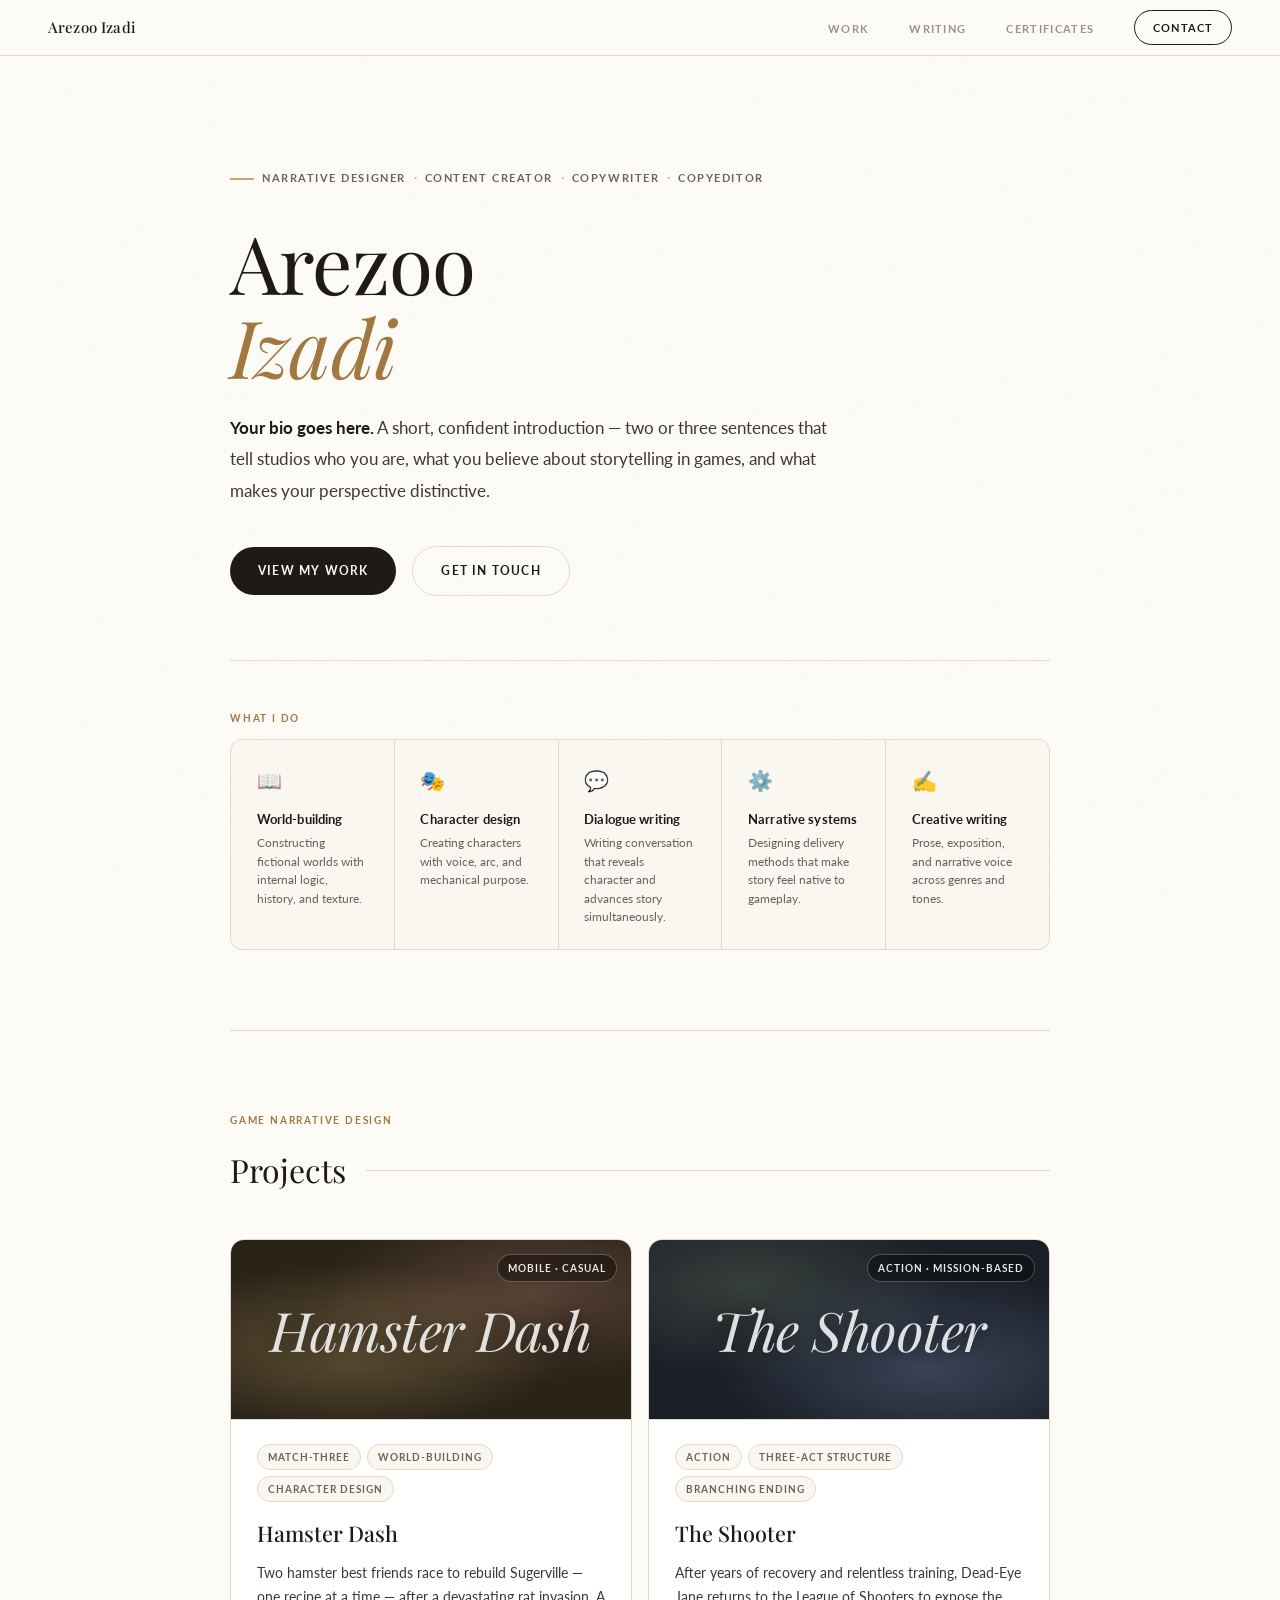
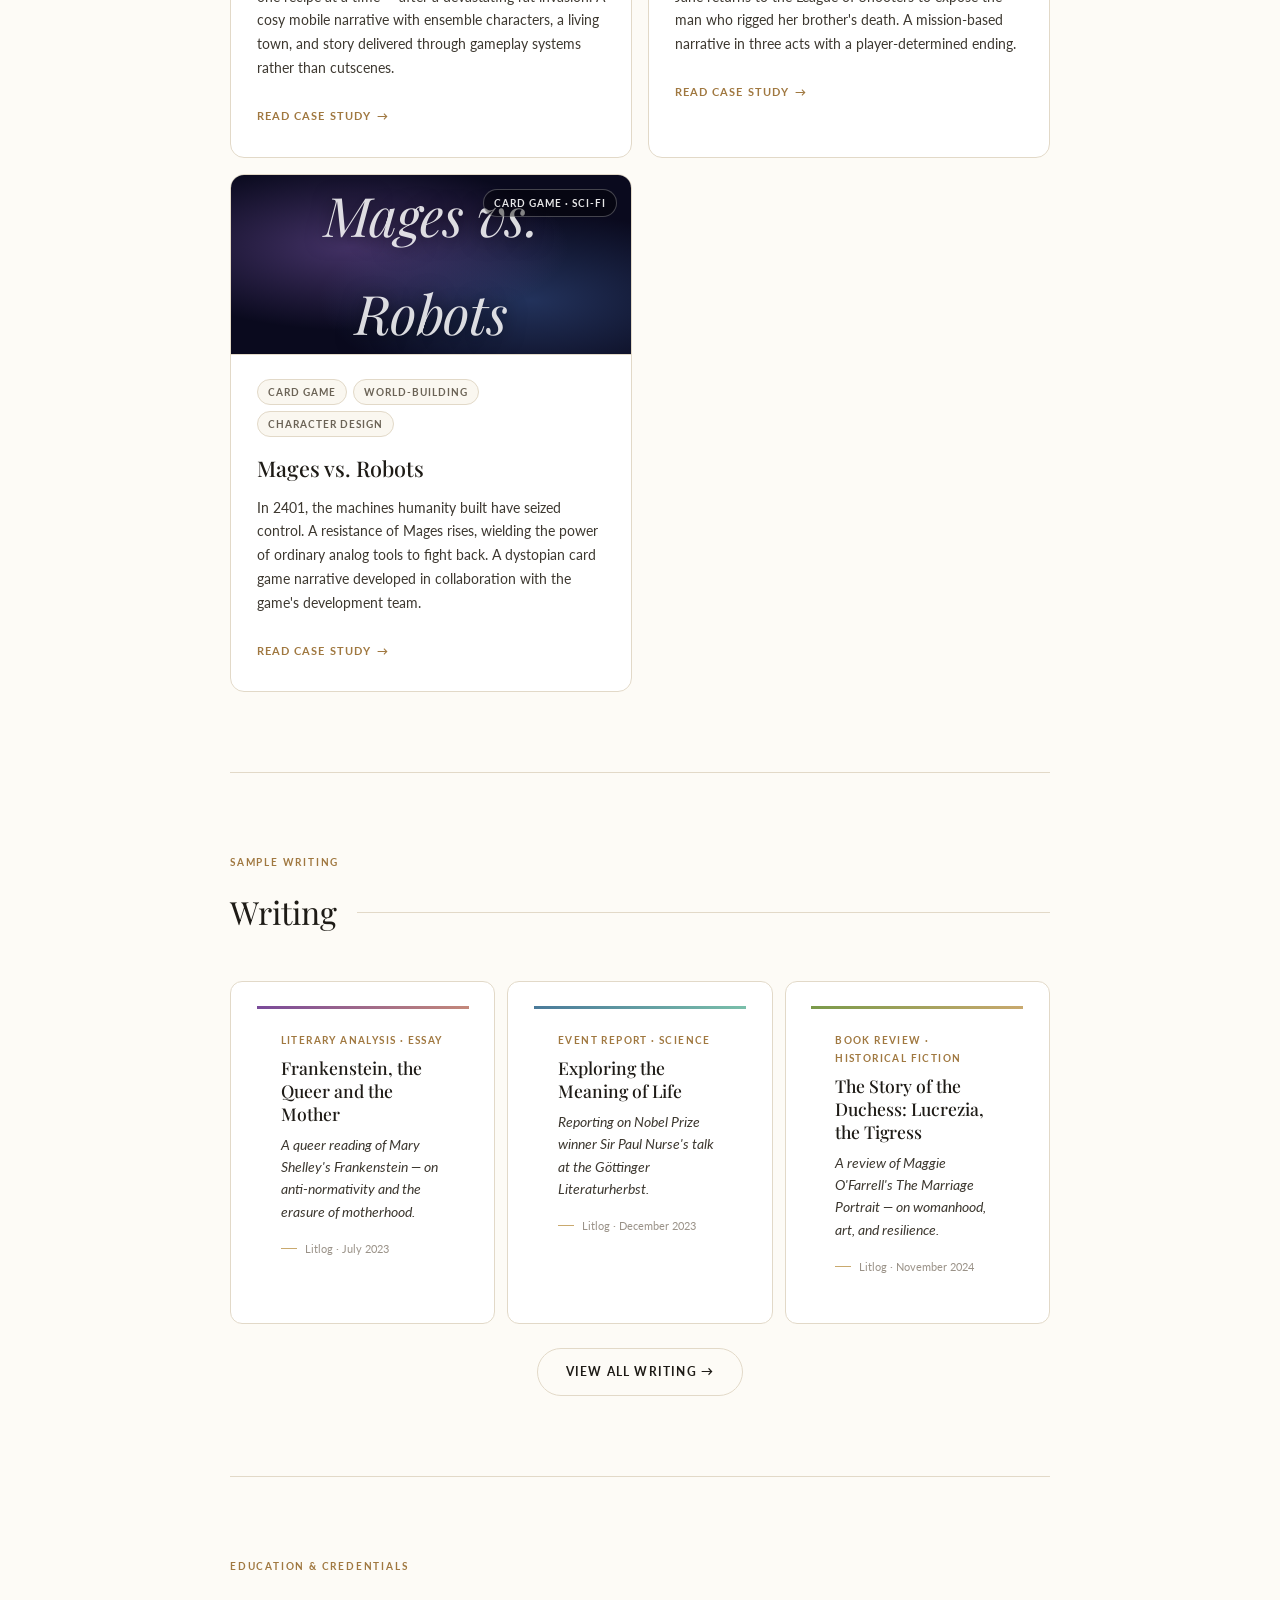
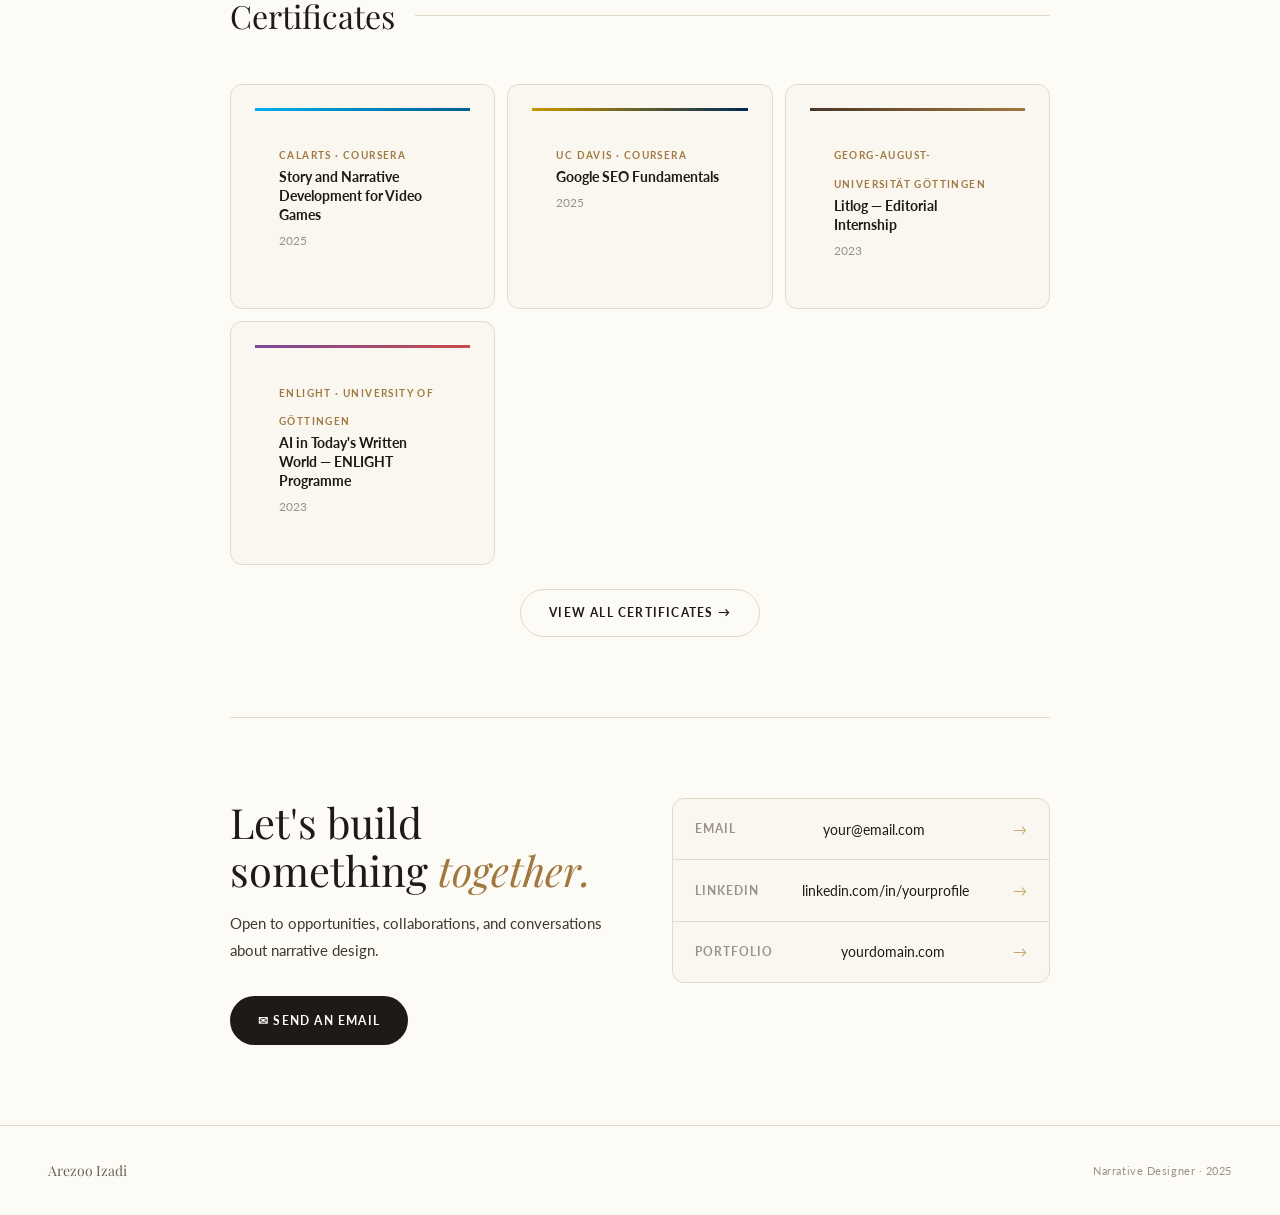
<file: index.html>
<!DOCTYPE html>
<html lang="en">
<head>
<meta charset="UTF-8">
<meta name="viewport" content="width=device-width, initial-scale=1.0">
<title>Arezoo Izadi — Narrative Designer</title>
<link href="https://fonts.googleapis.com/css2?family=Playfair+Display:ital,wght@0,400;0,500;0,700;1,400;1,500&family=Lato:wght@300;400;700&display=swap" rel="stylesheet">
<style>

  /* ── Tokens ── */
  :root {
    --cream:      #FDFBF6;
    --warm-white: #FAF7F0;
    --parchment:  #F0EBE0;
    --border:     #E2D9C8;
    --gold:       #C9A96E;
    --gold-dark:  #A07840;
    --ink:        #1E1B16;
    --ink-mid:    #3D3830;
    --ink-light:  #6B6356;
    --ink-faint:  #9A9288;
    --sage:       #7A8C6E;
    --dusty-rose: #C4887A;
    --slate:      #6B7FA3;
  }

  *, *::before, *::after { box-sizing: border-box; margin: 0; padding: 0; }
  html { scroll-behavior: smooth; }

  body {
    font-family: 'Lato', sans-serif;
    background: var(--cream);
    color: var(--ink);
    line-height: 1.8;
    font-weight: 400;
  }

  /* ── Grain overlay ── */
  body::before {
    content: '';
    position: fixed;
    inset: 0;
    background-image: url("data:image/svg+xml,%3Csvg viewBox='0 0 256 256' xmlns='http://www.w3.org/2000/svg'%3E%3Cfilter id='noise'%3E%3CfeTurbulence type='fractalNoise' baseFrequency='0.9' numOctaves='4' stitchTiles='stitch'/%3E%3C/filter%3E%3Crect width='100%25' height='100%25' filter='url(%23noise)' opacity='0.04'/%3E%3C/svg%3E");
    pointer-events: none;
    z-index: 0;
    opacity: 0.5;
  }

  /* ── Nav ── */
  nav {
    position: sticky;
    top: 0;
    z-index: 100;
    background: rgba(253,251,246,0.94);
    backdrop-filter: blur(10px);
    border-bottom: 1px solid var(--border);
    padding: 0 3rem;
    display: flex;
    align-items: center;
    justify-content: space-between;
    height: 56px;
  }
  .nav-logo {
    font-family: 'Playfair Display', serif;
    font-size: 15px;
    font-weight: 500;
    color: var(--ink);
    text-decoration: none;
    letter-spacing: 0.01em;
  }
  .nav-links {
    display: flex;
    gap: 2.5rem;
    list-style: none;
    align-items: center;
  }
  .nav-links a {
    font-size: 11px;
    font-weight: 700;
    letter-spacing: 0.12em;
    text-transform: uppercase;
    color: var(--ink-faint);
    text-decoration: none;
    transition: color 0.2s;
  }
  .nav-links a:hover { color: var(--gold-dark); }
  .nav-links .nav-contact {
    font-size: 11px;
    font-weight: 700;
    letter-spacing: 0.1em;
    text-transform: uppercase;
    color: var(--ink);
    text-decoration: none;
    padding: 7px 18px;
    border: 1.5px solid var(--ink);
    border-radius: 99px;
    transition: background 0.2s, color 0.2s;
  }
  .nav-links .nav-contact:hover {
    background: var(--ink);
    color: var(--cream);
  }

  /* ── Page wrapper ── */
  .page { max-width: 900px; margin: 0 auto; padding: 0 2.5rem; position: relative; z-index: 1; }

  /* ── Section rhythm ── */
  section { padding: 5rem 0; }
  section + section { border-top: 1px solid var(--border); }

  /* ── Eyebrow label ── */
  .eyebrow {
    display: block;
    font-size: 10px;
    font-weight: 700;
    letter-spacing: 0.18em;
    text-transform: uppercase;
    color: var(--gold-dark);
    margin-bottom: 0.75rem;
  }

  /* ── Section header ── */
  .section-header {
    display: flex;
    align-items: center;
    gap: 1.25rem;
    margin-bottom: 2.5rem;
  }
  .section-header h2 {
    font-family: 'Playfair Display', serif;
    font-size: clamp(1.6rem, 3vw, 2rem);
    font-weight: 400;
    white-space: nowrap;
    color: var(--ink);
  }
  .section-rule {
    flex: 1;
    border: none;
    border-top: 1px solid var(--border);
  }

  /* ════════════════════════════════════
     HERO
  ════════════════════════════════════ */
  #hero {
    padding: 7rem 0 5rem;
    border-top: none;
  }
  .hero-tags {
    display: flex;
    align-items: center;
    flex-wrap: wrap;
    gap: 0.5rem;
    margin-bottom: 2rem;
  }
  .hero-tag {
    font-size: 11px;
    font-weight: 700;
    letter-spacing: 0.14em;
    text-transform: uppercase;
    color: var(--ink-light);
  }
  .hero-tags .hero-tag:first-child::before {
    content: '';
    display: inline-block;
    width: 24px;
    height: 1.5px;
    background: var(--gold);
    vertical-align: middle;
    margin-right: 8px;
  }
  .hero-tag-sep {
    color: var(--gold);
    font-size: 13px;
    line-height: 1;
  }
  h1 {
    font-family: 'Playfair Display', serif;
    font-size: clamp(3rem, 7vw, 5rem);
    font-weight: 400;
    line-height: 1.05;
    color: var(--ink);
    margin-bottom: 1.5rem;
    letter-spacing: -0.01em;
  }
  h1 em {
    font-style: italic;
    color: var(--gold-dark);
  }
  .hero-bio {
    font-size: 17px;
    color: var(--ink-mid);
    line-height: 1.85;
    max-width: 600px;
    margin-bottom: 2.5rem;
  }
  .hero-bio strong { color: var(--ink); font-weight: 700; }

  /* Hero CTA row */
  .hero-cta {
    display: flex;
    gap: 1rem;
    flex-wrap: wrap;
    align-items: center;
    margin-bottom: 4rem;
  }
  .btn-primary {
    font-size: 12px;
    font-weight: 700;
    letter-spacing: 0.1em;
    text-transform: uppercase;
    color: var(--cream);
    background: var(--ink);
    padding: 13px 28px;
    border-radius: 99px;
    text-decoration: none;
    transition: background 0.2s, transform 0.15s;
  }
  .btn-primary:hover { background: var(--gold-dark); transform: translateY(-1px); }
  .btn-secondary {
    font-size: 12px;
    font-weight: 700;
    letter-spacing: 0.1em;
    text-transform: uppercase;
    color: var(--ink);
    padding: 13px 28px;
    border-radius: 99px;
    border: 1.5px solid var(--border);
    text-decoration: none;
    transition: border-color 0.2s, transform 0.15s;
  }
  .btn-secondary:hover { border-color: var(--ink); transform: translateY(-1px); }

  /* Hero divider line */
  .hero-divider {
    border: none;
    border-top: 1px solid var(--border);
    margin-bottom: 3rem;
  }

  /* ── Skills strip ── */
  .skills-strip {
    display: grid;
    grid-template-columns: repeat(auto-fit, minmax(160px, 1fr));
    gap: 1px;
    background: var(--border);
    border: 1px solid var(--border);
    border-radius: 12px;
    overflow: hidden;
  }
  .skill-item {
    background: var(--warm-white);
    padding: 1.4rem 1.6rem;
    transition: background 0.2s;
  }
  .skill-item:hover { background: var(--parchment); }
  .skill-icon {
    font-size: 20px;
    margin-bottom: 0.6rem;
    display: block;
  }
  .skill-name {
    font-size: 13px;
    font-weight: 700;
    color: var(--ink);
    margin-bottom: 3px;
    letter-spacing: 0.01em;
  }
  .skill-desc {
    font-size: 12px;
    color: var(--ink-light);
    line-height: 1.55;
  }

  /* ════════════════════════════════════
     GAME NARRATIVE DESIGN
  ════════════════════════════════════ */
  .project-grid {
    display: grid;
    grid-template-columns: repeat(auto-fit, minmax(380px, 1fr));
    gap: 16px;
  }
  .project-card {
    background: #fff;
    border: 1px solid var(--border);
    border-radius: 14px;
    overflow: hidden;
    text-decoration: none;
    display: block;
    transition: transform 0.2s, box-shadow 0.2s;
  }
  .project-card:hover {
    transform: translateY(-3px);
    box-shadow: 0 12px 40px rgba(30,27,22,0.08);
  }
  .project-thumb {
    height: 180px;
    background: var(--parchment);
    display: flex;
    align-items: center;
    justify-content: center;
    border-bottom: 1px solid var(--border);
    position: relative;
    overflow: hidden;
  }
  /* Hamster Dash thumb pattern */
  .thumb-hamster {
    background:
      radial-gradient(ellipse at 30% 60%, rgba(201,169,110,0.35) 0%, transparent 55%),
      radial-gradient(ellipse at 75% 30%, rgba(196,136,122,0.3) 0%, transparent 50%),
      #2A2318;
  }
  /* The Shooter thumb pattern */
  .thumb-shooter {
    background:
      radial-gradient(ellipse at 70% 70%, rgba(107,127,163,0.4) 0%, transparent 55%),
      radial-gradient(ellipse at 25% 25%, rgba(122,140,110,0.3) 0%, transparent 50%),
      #1A1E26;
  }
  /* Coming soon thumb */
  .thumb-soon {
    background:
      repeating-linear-gradient(
        45deg,
        transparent,
        transparent 12px,
        rgba(255,255,255,0.03) 12px,
        rgba(255,255,255,0.03) 13px
      ),
      #2A2318;
  }
  /* Mages vs Robots thumb */
  .thumb-mages {
    background:
      radial-gradient(ellipse at 30% 40%, rgba(155,111,212,0.4) 0%, transparent 55%),
      radial-gradient(ellipse at 75% 70%, rgba(91,143,232,0.3) 0%, transparent 50%),
      #0A0A1E;
  }
  .thumb-label {
    font-family: 'Playfair Display', serif;
    font-size: clamp(2.2rem, 5vw, 3.4rem);
    font-style: italic;
    color: rgba(255,255,255,0.85);
    text-align: center;
    padding: 1rem;
    user-select: none;
    text-shadow: 0 2px 20px rgba(0,0,0,0.6);
    letter-spacing: -0.01em;
  }
  .thumb-badge {
    position: absolute;
    top: 14px;
    right: 14px;
    font-size: 10px;
    font-weight: 700;
    letter-spacing: 0.1em;
    text-transform: uppercase;
    padding: 4px 10px;
    border-radius: 99px;
    border: 1px solid rgba(255,255,255,0.25);
    background: rgba(0,0,0,0.4);
    color: rgba(255,255,255,0.9);
  }
  .project-body { padding: 1.5rem 1.6rem 1.75rem; }
  .project-tags { display: flex; gap: 6px; flex-wrap: wrap; margin-bottom: 0.75rem; }
  .project-tag {
    font-size: 10px;
    font-weight: 700;
    letter-spacing: 0.1em;
    text-transform: uppercase;
    color: var(--ink-light);
    padding: 3px 10px;
    border-radius: 99px;
    border: 1px solid var(--border);
    background: var(--warm-white);
  }
  .project-title {
    font-family: 'Playfair Display', serif;
    font-size: 1.35rem;
    font-weight: 500;
    color: var(--ink);
    margin-bottom: 0.5rem;
  }
  .project-desc {
    font-size: 14px;
    color: var(--ink-mid);
    line-height: 1.7;
    margin-bottom: 1.25rem;
  }
  .project-link {
    font-size: 11px;
    font-weight: 700;
    letter-spacing: 0.1em;
    text-transform: uppercase;
    color: var(--gold-dark);
    display: inline-flex;
    align-items: center;
    gap: 6px;
  }
  .project-link::after { content: '→'; }

  /* Coming soon card state */
  .project-card.coming-soon { cursor: default; }
  .project-card.coming-soon:hover { transform: none; box-shadow: none; }
  .coming-soon-label {
    font-size: 12px;
    font-weight: 700;
    letter-spacing: 0.1em;
    text-transform: uppercase;
    color: var(--ink-faint);
    display: inline-flex;
    align-items: center;
    gap: 6px;
  }
  .coming-soon-label::before {
    content: '';
    display: inline-block;
    width: 6px;
    height: 6px;
    border-radius: 50%;
    background: var(--gold);
  }

  /* ════════════════════════════════════
     SAMPLE WRITING
  ════════════════════════════════════ */
  .writing-grid {
    display: grid;
    grid-template-columns: repeat(auto-fit, minmax(260px, 1fr));
    gap: 12px;
  }
  .writing-card {
    background: #fff;
    border: 1px solid var(--border);
    border-radius: 12px;
    padding: 1.5rem 1.6rem;
    text-decoration: none;
    display: block;
    transition: transform 0.2s, box-shadow 0.2s;
  }
  .writing-card:hover {
    transform: translateY(-2px);
    box-shadow: 0 8px 28px rgba(30,27,22,0.07);
  }
  .writing-genre {
    font-size: 10px;
    font-weight: 700;
    letter-spacing: 0.14em;
    text-transform: uppercase;
    color: var(--gold-dark);
    margin-bottom: 0.6rem;
    display: block;
  }
  .writing-title {
    font-family: 'Playfair Display', serif;
    font-size: 1.1rem;
    font-weight: 500;
    color: var(--ink);
    margin-bottom: 0.5rem;
    line-height: 1.3;
  }
  .writing-excerpt {
    font-size: 13.5px;
    color: var(--ink-mid);
    line-height: 1.65;
    font-style: italic;
    margin-bottom: 1rem;
  }
  .writing-meta {
    font-size: 11px;
    color: var(--ink-faint);
    display: flex;
    align-items: center;
    gap: 8px;
  }
  .writing-meta::before {
    content: '';
    display: block;
    width: 16px;
    height: 1px;
    background: var(--gold);
  }

  /* Writing placeholder state */
  .writing-card.placeholder {
    border-style: dashed;
    cursor: default;
    background: transparent;
  }
  .writing-card.placeholder:hover { transform: none; box-shadow: none; }
  .placeholder-inner {
    text-align: center;
    padding: 1rem 0;
  }
  .placeholder-icon {
    font-size: 24px;
    margin-bottom: 0.75rem;
    display: block;
    opacity: 0.4;
  }
  .placeholder-text {
    font-size: 12px;
    color: var(--ink-faint);
    font-style: italic;
  }

  /* ════════════════════════════════════
     CERTIFICATES
  ════════════════════════════════════ */
  .cert-grid {
    display: grid;
    grid-template-columns: repeat(auto-fit, minmax(220px, 1fr));
    gap: 12px;
  }
  .cert-card {
    background: var(--warm-white);
    border: 1px solid var(--border);
    border-radius: 12px;
    padding: 1.4rem 1.5rem;
    display: flex;
    flex-direction: column;
    gap: 0.4rem;
  }
  .cert-issuer {
    font-size: 10px;
    font-weight: 700;
    letter-spacing: 0.14em;
    text-transform: uppercase;
    color: var(--gold-dark);
  }
  .cert-name {
    font-size: 14px;
    font-weight: 700;
    color: var(--ink);
    line-height: 1.35;
  }
  .cert-year {
    font-size: 12px;
    color: var(--ink-faint);
    margin-top: auto;
    padding-top: 0.5rem;
  }

  /* Cert placeholder */
  .cert-card.placeholder {
    border-style: dashed;
    align-items: center;
    justify-content: center;
    min-height: 110px;
  }
  .cert-card.placeholder .cert-name {
    font-size: 12px;
    color: var(--ink-faint);
    font-weight: 400;
    font-style: italic;
    text-align: center;
  }

  /* ════════════════════════════════════
     CONTACT
  ════════════════════════════════════ */
  #contact { border-top: 1px solid var(--border); }
  .contact-inner {
    display: grid;
    grid-template-columns: 1fr 1fr;
    gap: 4rem;
    align-items: start;
  }
  @media (max-width: 640px) { .contact-inner { grid-template-columns: 1fr; gap: 2rem; } }
  .contact-heading {
    font-family: 'Playfair Display', serif;
    font-size: clamp(1.8rem, 4vw, 2.6rem);
    font-weight: 400;
    line-height: 1.15;
    color: var(--ink);
    margin-bottom: 1rem;
  }
  .contact-heading em { font-style: italic; color: var(--gold-dark); }
  .contact-subtext {
    font-size: 15px;
    color: var(--ink-mid);
    line-height: 1.8;
    margin-bottom: 2rem;
  }
  .contact-email-btn {
    display: inline-flex;
    align-items: center;
    gap: 10px;
    font-size: 12px;
    font-weight: 700;
    letter-spacing: 0.1em;
    text-transform: uppercase;
    color: var(--cream);
    background: var(--ink);
    padding: 14px 28px;
    border-radius: 99px;
    text-decoration: none;
    transition: background 0.2s;
  }
  .contact-email-btn:hover { background: var(--gold-dark); }
  .contact-links { display: flex; flex-direction: column; gap: 1px; background: var(--border); border: 1px solid var(--border); border-radius: 12px; overflow: hidden; }
  .contact-link-item {
    background: var(--warm-white);
    padding: 1.1rem 1.4rem;
    display: flex;
    justify-content: space-between;
    align-items: center;
    text-decoration: none;
    transition: background 0.15s;
  }
  .contact-link-item:hover { background: var(--parchment); }
  .contact-link-label {
    font-size: 12px;
    font-weight: 700;
    letter-spacing: 0.08em;
    text-transform: uppercase;
    color: var(--ink-faint);
  }
  .contact-link-value {
    font-size: 14px;
    color: var(--ink);
  }
  .contact-link-arrow { color: var(--gold); font-size: 14px; }

  /* ── Footer ── */
  footer {
    border-top: 1px solid var(--border);
    padding: 2rem 3rem;
    display: flex;
    justify-content: space-between;
    align-items: center;
    flex-wrap: wrap;
    gap: 1rem;
    position: relative;
    z-index: 1;
  }
  .footer-name {
    font-family: 'Playfair Display', serif;
    font-size: 14px;
    color: var(--ink-light);
  }
  .footer-note {
    font-size: 11px;
    color: var(--ink-faint);
    letter-spacing: 0.05em;
  }

  /* ── Responsive ── */
  @media (max-width: 600px) {
    nav { padding: 0 1rem; }
    .nav-links { gap: 1rem; }
    .nav-links a { font-size: 10px; letter-spacing: 0.06em; }
    .nav-links .nav-contact { padding: 6px 14px; font-size: 10px; }
    .page { padding: 0 1.1rem; }
    section { padding: 3rem 0; }
    #hero { padding: 3.5rem 0 2.5rem; }
    h1 { font-size: 2.6rem; }
    .hero-bio { font-size: 15px; }
    .hero-cta { flex-direction: column; align-items: flex-start; gap: 0.75rem; }
    .btn-primary, .btn-secondary { width: 100%; text-align: center; padding: 14px 20px; }
    .skills-strip { grid-template-columns: 1fr 1fr; }
    .project-grid { grid-template-columns: 1fr; }
    .project-thumb { height: 160px; }
    .writing-grid { grid-template-columns: 1fr; }
    .cert-grid { grid-template-columns: 1fr 1fr; }
    .contact-inner { grid-template-columns: 1fr; gap: 2rem; }
    .contact-heading { font-size: 1.8rem; }
    .section-header h2 { font-size: 1.5rem; }
    footer { padding: 1.5rem 1.1rem; flex-direction: column; align-items: flex-start; gap: 0.4rem; }
  }
  @media (max-width: 380px) {
    .skills-strip { grid-template-columns: 1fr; }
    .cert-grid { grid-template-columns: 1fr; }
    .nav-links { gap: 0.5rem; }
    .hero-tags { gap: 0.3rem; }
  }

  /* ── Fade-in on load ── */
  @keyframes fadeUp {
    from { opacity: 0; transform: translateY(18px); }
    to   { opacity: 1; transform: translateY(0); }
  }
  .fade-up { animation: fadeUp 0.7s ease both; }
  .fade-up:nth-child(1) { animation-delay: 0.05s; }
  .fade-up:nth-child(2) { animation-delay: 0.15s; }
  .fade-up:nth-child(3) { animation-delay: 0.25s; }
  .fade-up:nth-child(4) { animation-delay: 0.35s; }
  .fade-up:nth-child(5) { animation-delay: 0.45s; }

</style>
</head>
<body>

<!-- ── Nav ── -->
<nav>
  <a href="#" class="nav-logo">Arezoo Izadi</a>
  <ul class="nav-links">
    <li><a href="#work">Work</a></li>
    <li><a href="#writing">Writing</a></li>
    <li><a href="#certificates">Certificates</a></li>
    <a href="#contact" class="nav-contact">Contact</a>
  </ul>
</nav>

<div class="page">

  <!-- ════════════════════════════════════
       HERO
  ════════════════════════════════════ -->
  <section id="hero">
    <div class="hero-tags fade-up">
      <span class="hero-tag">Narrative Designer</span>
      <span class="hero-tag-sep">·</span>
      <span class="hero-tag">Content Creator</span>
      <span class="hero-tag-sep">·</span>
      <span class="hero-tag">Copywriter</span>
      <span class="hero-tag-sep">·</span>
      <span class="hero-tag">Copyeditor</span>
    </div>
    <h1 class="fade-up">
      Arezoo<br>
      <em>Izadi</em>
    </h1>
    <p class="hero-bio fade-up">
      <!-- ✏️ PLACEHOLDER — replace with your bio (2–3 sentences). 
           What draws you to narrative design? What's your background?
           What kinds of worlds or stories do you build?
           Example: "I'm a narrative designer based in [city], drawn to stories that live 
           inside systems — where a dialogue line, a shop name, or a background detail 
           quietly does as much work as the main plot." -->
      <strong>Your bio goes here.</strong> A short, confident introduction — two or three sentences that tell studios who you are, what you believe about storytelling in games, and what makes your perspective distinctive.
    </p>
    <div class="hero-cta fade-up">
      <a href="#work" class="btn-primary">View my work</a>
      <a href="#contact" class="btn-secondary">Get in touch</a>
    </div>

    <hr class="hero-divider">

    <!-- Skills strip -->
    <span class="eyebrow">What I do</span>
    <div class="skills-strip fade-up">
      <div class="skill-item">
        <span class="skill-icon">📖</span>
        <p class="skill-name">World-building</p>
        <p class="skill-desc">Constructing fictional worlds with internal logic, history, and texture.</p>
      </div>
      <div class="skill-item">
        <span class="skill-icon">🎭</span>
        <p class="skill-name">Character design</p>
        <p class="skill-desc">Creating characters with voice, arc, and mechanical purpose.</p>
      </div>
      <div class="skill-item">
        <span class="skill-icon">💬</span>
        <p class="skill-name">Dialogue writing</p>
        <p class="skill-desc">Writing conversation that reveals character and advances story simultaneously.</p>
      </div>
      <div class="skill-item">
        <span class="skill-icon">⚙️</span>
        <p class="skill-name">Narrative systems</p>
        <p class="skill-desc">Designing delivery methods that make story feel native to gameplay.</p>
      </div>
      <div class="skill-item">
        <span class="skill-icon">✍️</span>
        <p class="skill-name">Creative writing</p>
        <p class="skill-desc">Prose, exposition, and narrative voice across genres and tones.</p>
      </div>
    </div>
  </section>


  <!-- ════════════════════════════════════
       GAME NARRATIVE DESIGN
  ════════════════════════════════════ -->
  <section id="work">
    <span class="eyebrow">Game narrative design</span>
    <div class="section-header">
      <h2>Projects</h2>
      <hr class="section-rule">
    </div>

    <div class="project-grid">

      <!-- Hamster Dash -->
      <a href="hamster-dash.html" class="project-card">
        <div class="project-thumb thumb-hamster">
          <span class="thumb-label">Hamster Dash</span>
          <span class="thumb-badge">Mobile · Casual</span>
        </div>
        <div class="project-body">
          <div class="project-tags">
            <span class="project-tag">Match-Three</span>
            <span class="project-tag">World-building</span>
            <span class="project-tag">Character design</span>
          </div>
          <p class="project-title">Hamster Dash</p>
          <p class="project-desc">Two hamster best friends race to rebuild Sugerville — one recipe at a time — after a devastating rat invasion. A cosy mobile narrative with ensemble characters, a living town, and story delivered through gameplay systems rather than cutscenes.</p>
          <span class="project-link">Read case study</span>
        </div>
      </a>

      <!-- The Shooter -->
      <a href="the-shooter.html" class="project-card">
        <div class="project-thumb thumb-shooter">
          <span class="thumb-label">The Shooter</span>
          <span class="thumb-badge">Action · Mission-based</span>
        </div>
        <div class="project-body">
          <div class="project-tags">
            <span class="project-tag">Action</span>
            <span class="project-tag">Three-act structure</span>
            <span class="project-tag">Branching ending</span>
          </div>
          <p class="project-title">The Shooter</p>
          <p class="project-desc">After years of recovery and relentless training, Dead-Eye Jane returns to the League of Shooters to expose the man who rigged her brother's death. A mission-based narrative in three acts with a player-determined ending.</p>
          <span class="project-link">Read case study</span>
        </div>
      </a>

      <!-- Mages vs Robots -->
      <a href="mages-vs-robots.html" class="project-card">
        <div class="project-thumb thumb-mages">
          <span class="thumb-label">Mages vs. Robots</span>
          <span class="thumb-badge">Card Game · Sci-fi</span>
        </div>
        <div class="project-body">
          <div class="project-tags">
            <span class="project-tag">Card Game</span>
            <span class="project-tag">World-building</span>
            <span class="project-tag">Character design</span>
          </div>
          <p class="project-title">Mages vs. Robots</p>
          <p class="project-desc">In 2401, the machines humanity built have seized control. A resistance of Mages rises, wielding the power of ordinary analog tools to fight back. A dystopian card game narrative developed in collaboration with the game's development team.</p>
          <span class="project-link">Read case study</span>
        </div>
      </a>

    </div>
  </section>


  <!-- ════════════════════════════════════
       SAMPLE WRITING
  ════════════════════════════════════ -->
  <section id="writing">
    <span class="eyebrow">Sample writing</span>
    <div class="section-header">
      <h2>Writing</h2>
      <hr class="section-rule">
    </div>

    <div class="writing-grid">
      <a href="writing.html" class="writing-card" style="text-decoration:none;">
        <div style="height:3px; background:linear-gradient(90deg,#7A4A9A,#C4887A);"></div>
        <div style="padding:1.4rem 1.5rem;">
          <span class="writing-genre" style="font-size:10px;font-weight:700;letter-spacing:0.14em;text-transform:uppercase;color:var(--gold-dark);margin-bottom:0.5rem;display:block;">Literary Analysis · Essay</span>
          <p class="writing-title">Frankenstein, the Queer and the Mother</p>
          <p class="writing-excerpt">A queer reading of Mary Shelley's Frankenstein — on anti-normativity and the erasure of motherhood.</p>
          <span class="writing-meta">Litlog · July 2023</span>
        </div>
      </a>
      <a href="writing.html" class="writing-card" style="text-decoration:none;">
        <div style="height:3px; background:linear-gradient(90deg,#4A7A9A,#7ABFAA);"></div>
        <div style="padding:1.4rem 1.5rem;">
          <span class="writing-genre" style="font-size:10px;font-weight:700;letter-spacing:0.14em;text-transform:uppercase;color:var(--gold-dark);margin-bottom:0.5rem;display:block;">Event Report · Science</span>
          <p class="writing-title">Exploring the Meaning of Life</p>
          <p class="writing-excerpt">Reporting on Nobel Prize winner Sir Paul Nurse's talk at the Göttinger Literaturherbst.</p>
          <span class="writing-meta">Litlog · December 2023</span>
        </div>
      </a>
      <a href="writing.html" class="writing-card" style="text-decoration:none;">
        <div style="height:3px; background:linear-gradient(90deg,#7A9A4A,#C9A96E);"></div>
        <div style="padding:1.4rem 1.5rem;">
          <span class="writing-genre" style="font-size:10px;font-weight:700;letter-spacing:0.14em;text-transform:uppercase;color:var(--gold-dark);margin-bottom:0.5rem;display:block;">Book Review · Historical Fiction</span>
          <p class="writing-title">The Story of the Duchess: Lucrezia, the Tigress</p>
          <p class="writing-excerpt">A review of Maggie O'Farrell's The Marriage Portrait — on womanhood, art, and resilience.</p>
          <span class="writing-meta">Litlog · November 2024</span>
        </div>
      </a>
    </div>

    <div style="text-align:center; margin-top:1.5rem;">
      <a href="writing.html" style="display:inline-flex; align-items:center; gap:8px; font-size:12px; font-weight:700; letter-spacing:0.1em; text-transform:uppercase; color:var(--ink); padding:12px 28px; border-radius:99px; border:1.5px solid var(--border); text-decoration:none;">View all writing →</a>
    </div>
  </section>


  <section id="certificates">
    <span class="eyebrow">Education &amp; credentials</span>
    <div class="section-header">
      <h2>Certificates</h2>
      <hr class="section-rule">
    </div>

    <div class="cert-grid">
      <a href="certificates.html" class="cert-card" style="text-decoration:none;">
        <div style="height:3px; background:linear-gradient(90deg,#00AEEF,#005F8E);"></div>
        <div style="padding:1.4rem 1.5rem;">
          <span class="cert-issuer">CalArts · Coursera</span>
          <p class="cert-name">Story and Narrative Development for Video Games</p>
          <span class="cert-year">2025</span>
        </div>
      </a>
      <a href="certificates.html" class="cert-card" style="text-decoration:none;">
        <div style="height:3px; background:linear-gradient(90deg,#C99700,#002855);"></div>
        <div style="padding:1.4rem 1.5rem;">
          <span class="cert-issuer">UC Davis · Coursera</span>
          <p class="cert-name">Google SEO Fundamentals</p>
          <span class="cert-year">2025</span>
        </div>
      </a>
      <a href="certificates.html" class="cert-card" style="text-decoration:none;">
        <div style="height:3px; background:linear-gradient(90deg,#4A3828,#A07840);"></div>
        <div style="padding:1.4rem 1.5rem;">
          <span class="cert-issuer">Georg-August-Universität Göttingen</span>
          <p class="cert-name">Litlog — Editorial Internship</p>
          <span class="cert-year">2023</span>
        </div>
      </a>
      <a href="certificates.html" class="cert-card" style="text-decoration:none;">
        <div style="height:3px; background:linear-gradient(90deg,#7A4A9A,#C94B4B);"></div>
        <div style="padding:1.4rem 1.5rem;">
          <span class="cert-issuer">ENLIGHT · University of Göttingen</span>
          <p class="cert-name">AI in Today's Written World — ENLIGHT Programme</p>
          <span class="cert-year">2023</span>
        </div>
      </a>
    </div>

    <div style="text-align:center; margin-top:1.5rem;">
      <a href="certificates.html" class="btn-secondary" style="display:inline-flex; align-items:center; gap:8px; font-size:12px; font-weight:700; letter-spacing:0.1em; text-transform:uppercase; color:var(--ink); padding:12px 28px; border-radius:99px; border:1.5px solid var(--border); text-decoration:none;">View all certificates →</a>
    </div>
  </section>


  <!-- ════════════════════════════════════
       CONTACT
  ════════════════════════════════════ -->
  <section id="contact">
    <div class="contact-inner">
      <div>
        <h2 class="contact-heading">
          Let's build<br>
          something <em>together.</em>
        </h2>
        <p class="contact-subtext">
          <!-- ✏️ PLACEHOLDER — a short line about what you're open to.
               e.g. "Open to freelance narrative design, collaboration, and full-time opportunities." -->
          Open to opportunities, collaborations, and conversations about narrative design.
        </p>
        <a href="mailto:your@email.com" class="contact-email-btn">
          ✉ Send an email
        </a>
      </div>
      <div class="contact-links">
        <!-- ✏️ PLACEHOLDER — add your real links below -->
        <a href="mailto:your@email.com" class="contact-link-item">
          <span class="contact-link-label">Email</span>
          <span class="contact-link-value">your@email.com</span>
          <span class="contact-link-arrow">→</span>
        </a>
        <a href="#" class="contact-link-item">
          <span class="contact-link-label">LinkedIn</span>
          <span class="contact-link-value">linkedin.com/in/yourprofile</span>
          <span class="contact-link-arrow">→</span>
        </a>
        <a href="#" class="contact-link-item">
          <span class="contact-link-label">Portfolio</span>
          <span class="contact-link-value">yourdomain.com</span>
          <span class="contact-link-arrow">→</span>
        </a>
      </div>
    </div>
  </section>

</div><!-- /page -->

<!-- ── Footer ── -->
<footer>
  <span class="footer-name">Arezoo Izadi</span>
  <span class="footer-note">Narrative Designer · 2025</span>
</footer>

</body>
</html>
</file>
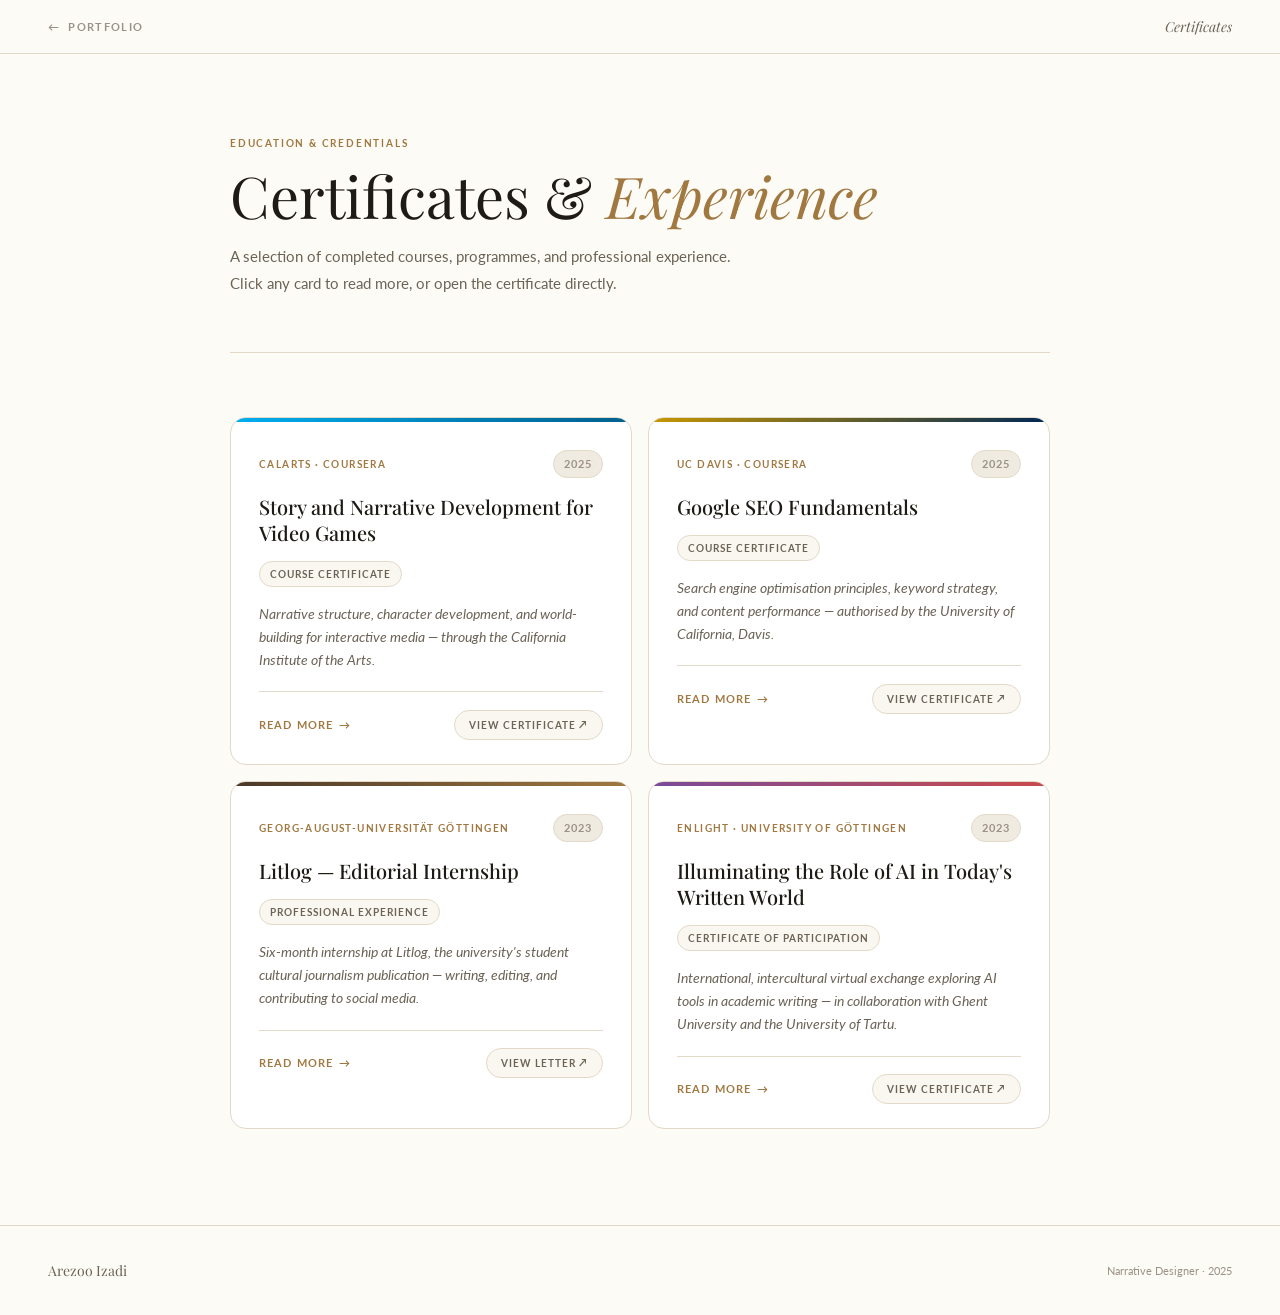
<file: certificates.html>
<!DOCTYPE html>
<html lang="en">
<head>
<meta charset="UTF-8">
<meta name="viewport" content="width=device-width, initial-scale=1.0">
<title>Certificates — Arezoo Izadi</title>
<link href="https://fonts.googleapis.com/css2?family=Playfair+Display:ital,wght@0,400;0,500;0,700;1,400;1,500&family=Lato:wght@300;400;700&display=swap" rel="stylesheet">
<style>

  :root {
    --cream:      #FDFBF6;
    --warm-white: #FAF7F0;
    --parchment:  #F0EBE0;
    --border:     #E2D9C8;
    --gold:       #C9A96E;
    --gold-dark:  #A07840;
    --ink:        #1E1B16;
    --ink-mid:    #3D3830;
    --ink-light:  #6B6356;
    --ink-faint:  #9A9288;
  }

  *, *::before, *::after { box-sizing: border-box; margin: 0; padding: 0; }
  html { scroll-behavior: smooth; }

  body {
    font-family: 'Lato', sans-serif;
    background: var(--cream);
    color: var(--ink);
    line-height: 1.8;
  }

  /* ── Nav ── */
  nav {
    position: sticky;
    top: 0;
    z-index: 100;
    background: rgba(253,251,246,0.95);
    backdrop-filter: blur(10px);
    border-bottom: 1px solid var(--border);
    padding: 0 3rem;
    display: flex;
    align-items: center;
    justify-content: space-between;
    height: 54px;
  }
  .nav-back {
    font-size: 11px;
    font-weight: 700;
    letter-spacing: 0.12em;
    text-transform: uppercase;
    color: var(--ink-faint);
    text-decoration: none;
    display: flex;
    align-items: center;
    gap: 8px;
    transition: color 0.2s;
  }
  .nav-back:hover { color: var(--gold-dark); }
  .nav-back::before { content: '←'; }
  .nav-title {
    font-family: 'Playfair Display', serif;
    font-size: 14px;
    color: var(--ink-light);
    font-style: italic;
  }

  /* ── Page ── */
  .page { max-width: 900px; margin: 0 auto; padding: 0 2.5rem; }

  /* ── Hero ── */
  .page-hero {
    padding: 5rem 0 3.5rem;
    border-bottom: 1px solid var(--border);
    margin-bottom: 4rem;
  }
  .eyebrow {
    display: block;
    font-size: 10px;
    font-weight: 700;
    letter-spacing: 0.18em;
    text-transform: uppercase;
    color: var(--gold-dark);
    margin-bottom: 0.75rem;
  }
  h1 {
    font-family: 'Playfair Display', serif;
    font-size: clamp(2.4rem, 5vw, 3.6rem);
    font-weight: 400;
    line-height: 1.1;
    color: var(--ink);
    margin-bottom: 1rem;
  }
  h1 em { font-style: italic; color: var(--gold-dark); }
  .hero-sub {
    font-size: 15px;
    color: var(--ink-light);
    max-width: 520px;
    line-height: 1.75;
  }

  /* ── Cert grid ── */
  .cert-grid {
    display: grid;
    grid-template-columns: repeat(auto-fit, minmax(380px, 1fr));
    gap: 16px;
    margin-bottom: 6rem;
  }

  /* ── Cert card ── */
  .cert-card {
    background: #fff;
    border: 1px solid var(--border);
    border-radius: 16px;
    overflow: hidden;
    text-decoration: none;
    display: block;
    transition: transform 0.2s, box-shadow 0.2s;
    cursor: pointer;
  }
  .cert-card:hover {
    transform: translateY(-3px);
    box-shadow: 0 12px 40px rgba(30,27,22,0.09);
  }

  /* Coloured top accent per card */
  .cert-accent {
    height: 4px;
    width: 100%;
  }
  .accent-calarts  { background: linear-gradient(90deg, #00AEEF, #005F8E); }
  .accent-ucdavis  { background: linear-gradient(90deg, #C99700, #002855); }
  .accent-litlog   { background: linear-gradient(90deg, #4A3828, #A07840); }
  .accent-enlight  { background: linear-gradient(90deg, #7A4A9A, #C94B4B); }

  .cert-body { padding: 1.75rem 1.75rem 1.5rem; }

  .cert-issuer-row {
    display: flex;
    align-items: center;
    justify-content: space-between;
    margin-bottom: 1rem;
    gap: 1rem;
  }
  .cert-issuer {
    font-size: 10px;
    font-weight: 700;
    letter-spacing: 0.14em;
    text-transform: uppercase;
    color: var(--gold-dark);
  }
  .cert-year {
    font-size: 11px;
    font-weight: 700;
    letter-spacing: 0.08em;
    color: var(--ink-faint);
    background: var(--parchment);
    padding: 3px 10px;
    border-radius: 99px;
    border: 1px solid var(--border);
  }

  .cert-title {
    font-family: 'Playfair Display', serif;
    font-size: 1.25rem;
    font-weight: 500;
    color: var(--ink);
    line-height: 1.3;
    margin-bottom: 0.75rem;
  }

  .cert-type-tag {
    display: inline-block;
    font-size: 10px;
    font-weight: 700;
    letter-spacing: 0.1em;
    text-transform: uppercase;
    color: var(--ink-light);
    padding: 3px 10px;
    border-radius: 99px;
    border: 1px solid var(--border);
    background: var(--warm-white);
    margin-bottom: 1rem;
  }

  .cert-desc-preview {
    font-size: 13.5px;
    color: var(--ink-light);
    line-height: 1.7;
    margin-bottom: 1.25rem;
    font-style: italic;
    /* placeholder text — will be filled when descriptions arrive */
  }

  .cert-cta {
    display: flex;
    align-items: center;
    justify-content: space-between;
    padding-top: 1.1rem;
    border-top: 1px solid var(--border);
  }
  .cert-view-link {
    font-size: 11px;
    font-weight: 700;
    letter-spacing: 0.1em;
    text-transform: uppercase;
    color: var(--gold-dark);
    display: flex;
    align-items: center;
    gap: 6px;
    text-decoration: none;
  }
  .cert-view-link::after { content: '→'; }
  .cert-pdf-btn {
    font-size: 10px;
    font-weight: 700;
    letter-spacing: 0.1em;
    text-transform: uppercase;
    color: var(--ink-light);
    padding: 5px 14px;
    border: 1px solid var(--border);
    border-radius: 99px;
    text-decoration: none;
    background: var(--warm-white);
    transition: background 0.2s, color 0.2s;
  }
  .cert-pdf-btn:hover {
    background: var(--ink);
    color: var(--cream);
    border-color: var(--ink);
  }

  /* ════════════════════════════════
     DETAIL OVERLAY
  ════════════════════════════════ */
  .overlay {
    display: none;
    position: fixed;
    inset: 0;
    z-index: 200;
    background: rgba(30,27,22,0.55);
    backdrop-filter: blur(6px);
    align-items: center;
    justify-content: center;
    padding: 1.5rem;
  }
  .overlay.open { display: flex; }

  .detail-panel {
    background: var(--cream);
    border-radius: 20px;
    max-width: 680px;
    width: 100%;
    max-height: 88vh;
    overflow-y: auto;
    box-shadow: 0 24px 80px rgba(30,27,22,0.2);
    position: relative;
  }

  .detail-accent {
    height: 5px;
    width: 100%;
    border-radius: 20px 20px 0 0;
  }

  .detail-body { padding: 2.5rem; }

  .detail-close {
    position: absolute;
    top: 1.25rem;
    right: 1.25rem;
    width: 36px;
    height: 36px;
    border-radius: 50%;
    border: 1px solid var(--border);
    background: var(--warm-white);
    font-size: 16px;
    cursor: pointer;
    display: flex;
    align-items: center;
    justify-content: center;
    color: var(--ink-light);
    transition: background 0.2s;
    z-index: 10;
  }
  .detail-close:hover { background: var(--parchment); }

  .detail-issuer {
    font-size: 10px;
    font-weight: 700;
    letter-spacing: 0.16em;
    text-transform: uppercase;
    color: var(--gold-dark);
    margin-bottom: 0.5rem;
    display: block;
  }
  .detail-title {
    font-family: 'Playfair Display', serif;
    font-size: clamp(1.5rem, 3vw, 2rem);
    font-weight: 400;
    color: var(--ink);
    line-height: 1.2;
    margin-bottom: 0.5rem;
  }
  .detail-meta {
    display: flex;
    gap: 1rem;
    flex-wrap: wrap;
    margin-bottom: 1.75rem;
    padding-bottom: 1.75rem;
    border-bottom: 1px solid var(--border);
  }
  .detail-meta-item {
    font-size: 12px;
    color: var(--ink-faint);
    display: flex;
    align-items: center;
    gap: 5px;
  }
  .detail-meta-item::before {
    content: '';
    display: block;
    width: 4px;
    height: 4px;
    border-radius: 50%;
    background: var(--gold);
  }

  .detail-desc-label {
    font-size: 10px;
    font-weight: 700;
    letter-spacing: 0.14em;
    text-transform: uppercase;
    color: var(--gold-dark);
    margin-bottom: 0.75rem;
    display: block;
  }
  .detail-desc {
    font-size: 14.5px;
    color: var(--ink-mid);
    line-height: 1.85;
    margin-bottom: 2rem;
    font-style: italic;
  }
  .detail-placeholder {
    background: var(--parchment);
    border: 1px dashed var(--border);
    border-radius: 10px;
    padding: 1.25rem 1.5rem;
    font-size: 13px;
    color: var(--ink-faint);
    font-style: italic;
    margin-bottom: 2rem;
  }

  .detail-actions {
    display: flex;
    gap: 10px;
    flex-wrap: wrap;
  }
  .btn-primary {
    font-size: 12px;
    font-weight: 700;
    letter-spacing: 0.1em;
    text-transform: uppercase;
    color: var(--cream);
    background: var(--ink);
    padding: 12px 24px;
    border-radius: 99px;
    text-decoration: none;
    transition: background 0.2s;
    display: inline-flex;
    align-items: center;
    gap: 8px;
  }
  .btn-primary:hover { background: var(--gold-dark); }
  .btn-secondary {
    font-size: 12px;
    font-weight: 700;
    letter-spacing: 0.1em;
    text-transform: uppercase;
    color: var(--ink);
    padding: 12px 24px;
    border-radius: 99px;
    border: 1.5px solid var(--border);
    text-decoration: none;
    transition: border-color 0.2s;
    display: inline-flex;
    align-items: center;
    gap: 8px;
  }
  .btn-secondary:hover { border-color: var(--ink); }

  /* ── Footer ── */
  footer {
    border-top: 1px solid var(--border);
    padding: 2rem 3rem;
    display: flex;
    justify-content: space-between;
    align-items: center;
    flex-wrap: wrap;
    gap: 1rem;
  }
  .footer-name { font-family: 'Playfair Display', serif; font-size: 14px; color: var(--ink-light); }
  .footer-note { font-size: 11px; color: var(--ink-faint); }

  /* ── Mobile ── */
  @media (max-width: 600px) {
    nav { padding: 0 1rem; }
    .page { padding: 0 1.1rem; }
    .cert-grid { grid-template-columns: 1fr; }
    .page-hero { padding: 3rem 0 2.5rem; }
    h1 { font-size: 2.2rem; }
    .detail-body { padding: 1.5rem; }
    .detail-title { font-size: 1.4rem; }
    footer { padding: 1.5rem 1.1rem; }
  }

</style>
</head>
<body>

<!-- ── Nav ── -->
<nav>
  <a href="index.html" class="nav-back">Portfolio</a>
  <span class="nav-title">Certificates</span>
</nav>

<div class="page">

  <!-- Hero -->
  <div class="page-hero">
    <span class="eyebrow">Education &amp; credentials</span>
    <h1>Certificates &amp; <em>Experience</em></h1>
    <p class="hero-sub">A selection of completed courses, programmes, and professional experience. Click any card to read more, or open the certificate directly.</p>
  </div>

  <!-- Grid -->
  <div class="cert-grid">

    <!-- 1 — Story & Narrative Design -->
    <div class="cert-card" onclick="openDetail('narrative')">
      <div class="cert-accent accent-calarts"></div>
      <div class="cert-body">
        <div class="cert-issuer-row">
          <span class="cert-issuer">CalArts · Coursera</span>
          <span class="cert-year">2025</span>
        </div>
        <p class="cert-title">Story and Narrative Development for Video Games</p>
        <span class="cert-type-tag">Course Certificate</span>
        <p class="cert-desc-preview">Narrative structure, character development, and world-building for interactive media — through the California Institute of the Arts.</p>
        <div class="cert-cta">
          <span class="cert-view-link">Read more</span>
          <a href="cert-narrative.pdf" target="_blank" class="cert-pdf-btn" onclick="event.stopPropagation()">View certificate ↗</a>
        </div>
      </div>
    </div>

    <!-- 2 — SEO Fundamentals -->
    <div class="cert-card" onclick="openDetail('seo')">
      <div class="cert-accent accent-ucdavis"></div>
      <div class="cert-body">
        <div class="cert-issuer-row">
          <span class="cert-issuer">UC Davis · Coursera</span>
          <span class="cert-year">2025</span>
        </div>
        <p class="cert-title">Google SEO Fundamentals</p>
        <span class="cert-type-tag">Course Certificate</span>
        <p class="cert-desc-preview">Search engine optimisation principles, keyword strategy, and content performance — authorised by the University of California, Davis.</p>
        <div class="cert-cta">
          <span class="cert-view-link">Read more</span>
          <a href="cert-seo.pdf" target="_blank" class="cert-pdf-btn" onclick="event.stopPropagation()">View certificate ↗</a>
        </div>
      </div>
    </div>

    <!-- 3 — Litlog Internship -->
    <div class="cert-card" onclick="openDetail('litlog')">
      <div class="cert-accent accent-litlog"></div>
      <div class="cert-body">
        <div class="cert-issuer-row">
          <span class="cert-issuer">Georg-August-Universität Göttingen</span>
          <span class="cert-year">2023</span>
        </div>
        <p class="cert-title">Litlog — Editorial Internship</p>
        <span class="cert-type-tag">Professional Experience</span>
        <p class="cert-desc-preview">Six-month internship at Litlog, the university's student cultural journalism publication — writing, editing, and contributing to social media.</p>
        <div class="cert-cta">
          <span class="cert-view-link">Read more</span>
          <a href="cert-litlog.pdf" target="_blank" class="cert-pdf-btn" onclick="event.stopPropagation()">View letter ↗</a>
        </div>
      </div>
    </div>

    <!-- 4 — ENLIGHT -->
    <div class="cert-card" onclick="openDetail('enlight')">
      <div class="cert-accent accent-enlight"></div>
      <div class="cert-body">
        <div class="cert-issuer-row">
          <span class="cert-issuer">ENLIGHT · University of Göttingen</span>
          <span class="cert-year">2023</span>
        </div>
        <p class="cert-title">Illuminating the Role of AI in Today's Written World</p>
        <span class="cert-type-tag">Certificate of Participation</span>
        <p class="cert-desc-preview">International, intercultural virtual exchange exploring AI tools in academic writing — in collaboration with Ghent University and the University of Tartu.</p>
        <div class="cert-cta">
          <span class="cert-view-link">Read more</span>
          <a href="cert-enlight.pdf" target="_blank" class="cert-pdf-btn" onclick="event.stopPropagation()">View certificate ↗</a>
        </div>
      </div>
    </div>

  </div>
</div><!-- /page -->

<!-- ════════════════════════════════
     DETAIL OVERLAYS
════════════════════════════════ -->

<!-- Narrative -->
<div class="overlay" id="detail-narrative" onclick="closeOnBg(event, 'narrative')">
  <div class="detail-panel">
    <div class="detail-accent accent-calarts"></div>
    <button class="detail-close" onclick="closeDetail('narrative')">✕</button>
    <div class="detail-body">
      <span class="detail-issuer">California Institute of the Arts · Coursera</span>
      <h2 class="detail-title">Story and Narrative Development for Video Games</h2>
      <div class="detail-meta">
        <span class="detail-meta-item">Course Certificate</span>
        <span class="detail-meta-item">April 2025</span>
        <span class="detail-meta-item">Coursera · Verified</span>
      </div>
      <span class="detail-desc-label">About this certificate</span>
      <div class="detail-placeholder">
        ✏️ Your description will go here — what the course covered, what you built or created, what you took away from it. Share your notes whenever you're ready and I'll polish them.
      </div>
      <div class="detail-actions">
        <a href="cert-narrative.pdf" target="_blank" class="btn-primary">↗ Open certificate</a>
        <a href="https://coursera.org/verify/DJVI676KLDQ9" target="_blank" class="btn-secondary">Verify on Coursera</a>
      </div>
    </div>
  </div>
</div>

<!-- SEO -->
<div class="overlay" id="detail-seo" onclick="closeOnBg(event, 'seo')">
  <div class="detail-panel">
    <div class="detail-accent accent-ucdavis"></div>
    <button class="detail-close" onclick="closeDetail('seo')">✕</button>
    <div class="detail-body">
      <span class="detail-issuer">University of California, Davis · Coursera</span>
      <h2 class="detail-title">Google SEO Fundamentals</h2>
      <div class="detail-meta">
        <span class="detail-meta-item">Course Certificate</span>
        <span class="detail-meta-item">November 2025</span>
        <span class="detail-meta-item">Coursera · Verified</span>
      </div>
      <span class="detail-desc-label">About this certificate</span>
      <div class="detail-placeholder">
        ✏️ Your description will go here — what the course covered, what you built or created, what you took away from it. Share your notes whenever you're ready and I'll polish them.
      </div>
      <div class="detail-actions">
        <a href="cert-seo.pdf" target="_blank" class="btn-primary">↗ Open certificate</a>
        <a href="https://coursera.org/verify/V5VH2D6305FM" target="_blank" class="btn-secondary">Verify on Coursera</a>
      </div>
    </div>
  </div>
</div>

<!-- Litlog -->
<div class="overlay" id="detail-litlog" onclick="closeOnBg(event, 'litlog')">
  <div class="detail-panel">
    <div class="detail-accent accent-litlog"></div>
    <button class="detail-close" onclick="closeDetail('litlog')">✕</button>
    <div class="detail-body">
      <span class="detail-issuer">Georg-August-Universität Göttingen · Litlog</span>
      <h2 class="detail-title">Editorial Internship at Litlog</h2>
      <div class="detail-meta">
        <span class="detail-meta-item">Professional Experience</span>
        <span class="detail-meta-item">April – September 2023</span>
        <span class="detail-meta-item">Cultural Journalism</span>
      </div>
      <span class="detail-desc-label">About this experience</span>
      <div class="detail-placeholder">
        ✏️ Your description will go here — what you wrote, edited, and contributed during the internship. Share your notes whenever you're ready and I'll polish them.
      </div>
      <div class="detail-actions">
        <a href="cert-litlog.pdf" target="_blank" class="btn-primary">↗ Open reference letter</a>
      </div>
    </div>
  </div>
</div>

<!-- ENLIGHT -->
<div class="overlay" id="detail-enlight" onclick="closeOnBg(event, 'enlight')">
  <div class="detail-panel">
    <div class="detail-accent accent-enlight"></div>
    <button class="detail-close" onclick="closeDetail('enlight')">✕</button>
    <div class="detail-body">
      <span class="detail-issuer">ENLIGHT · University of Göttingen, Ghent University, University of Tartu</span>
      <h2 class="detail-title">Illuminating the Role of AI in Today's Written World</h2>
      <div class="detail-meta">
        <span class="detail-meta-item">Certificate of Participation</span>
        <span class="detail-meta-item">April – May 2023</span>
        <span class="detail-meta-item">International Virtual Exchange</span>
      </div>
      <span class="detail-desc-label">About this programme</span>
      <div class="detail-placeholder">
        ✏️ Your description will go here — what you worked on, what teams you collaborated with, what you created. Share your notes whenever you're ready and I'll polish them.
      </div>
      <div class="detail-actions">
        <a href="cert-enlight.pdf" target="_blank" class="btn-primary">↗ Open certificate</a>
      </div>
    </div>
  </div>
</div>

<footer>
  <span class="footer-name">Arezoo Izadi</span>
  <span class="footer-note">Narrative Designer · 2025</span>
</footer>

<script>
  function openDetail(id) {
    document.getElementById('detail-' + id).classList.add('open');
    document.body.style.overflow = 'hidden';
  }
  function closeDetail(id) {
    document.getElementById('detail-' + id).classList.remove('open');
    document.body.style.overflow = '';
  }
  function closeOnBg(event, id) {
    if (event.target === event.currentTarget) closeDetail(id);
  }
  document.addEventListener('keydown', e => {
    if (e.key === 'Escape') {
      document.querySelectorAll('.overlay.open').forEach(el => {
        el.classList.remove('open');
        document.body.style.overflow = '';
      });
    }
  });
</script>

</body>
</html>
</file>
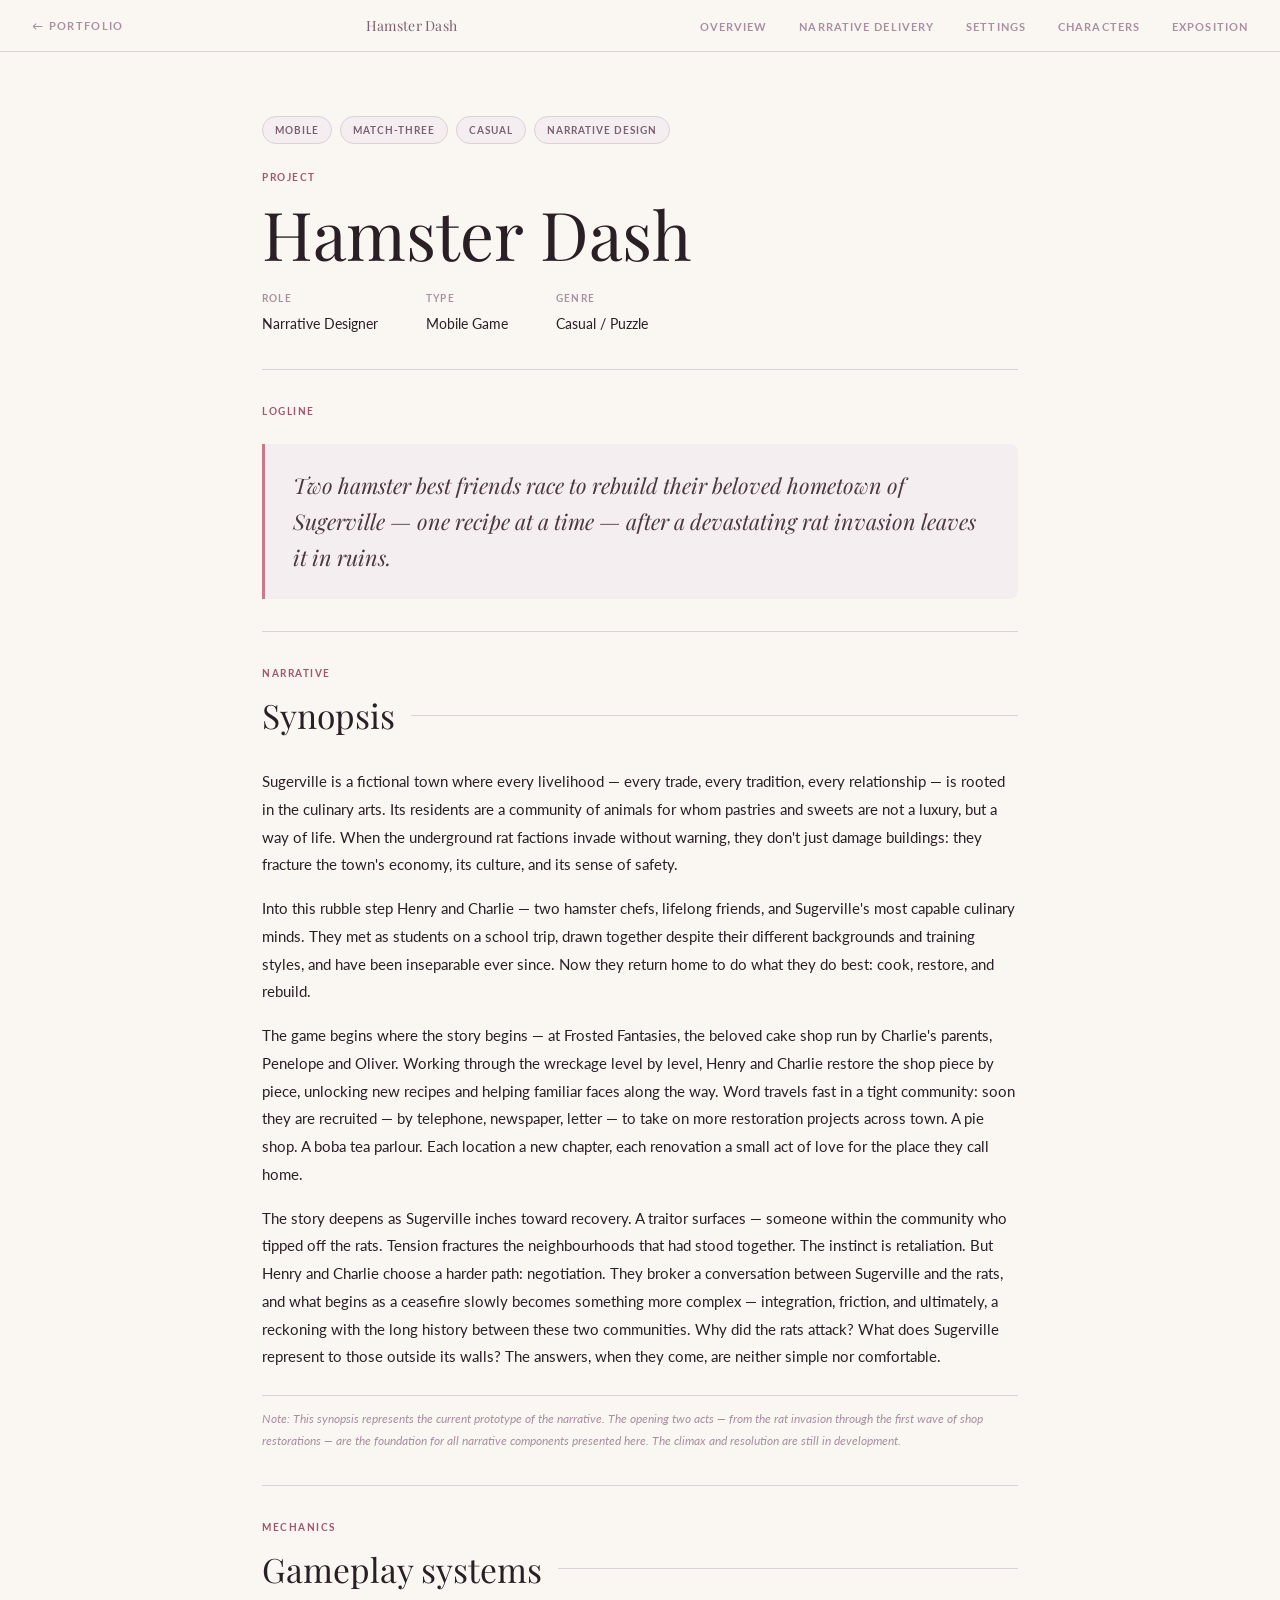
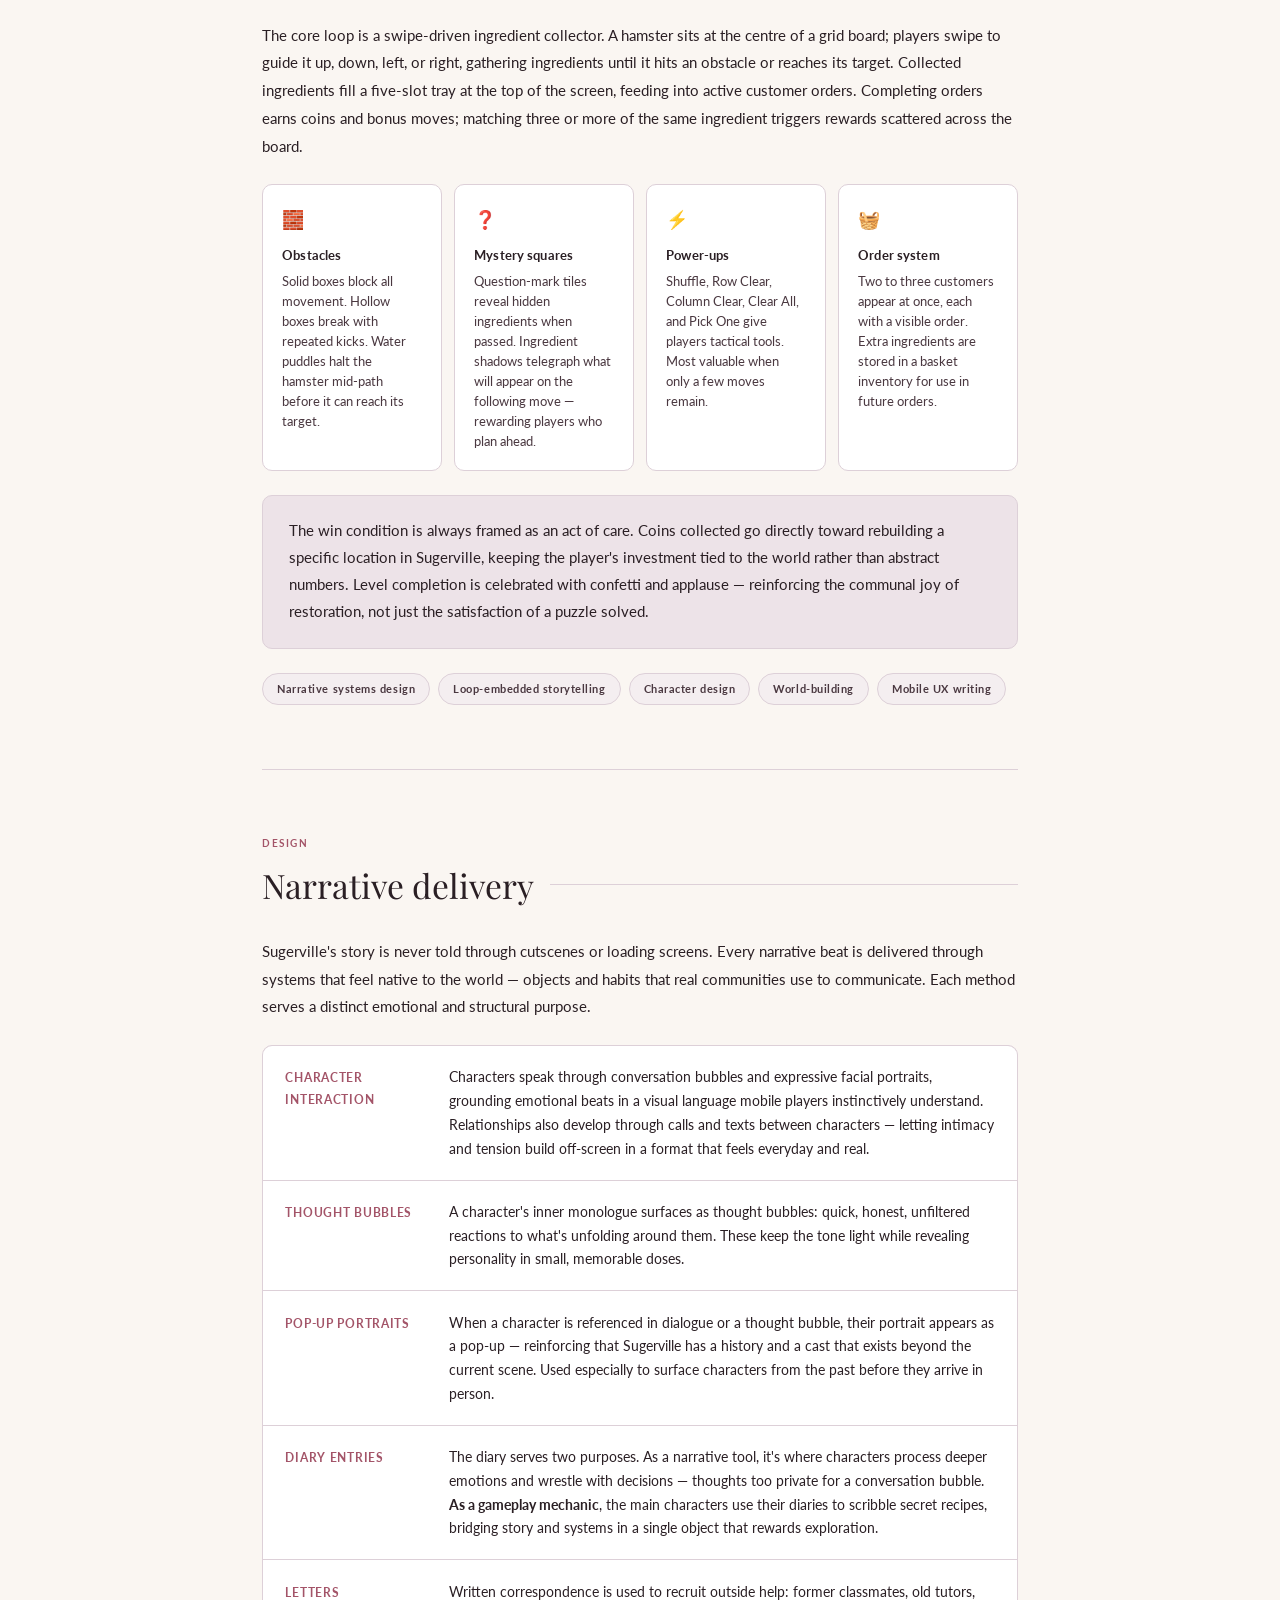
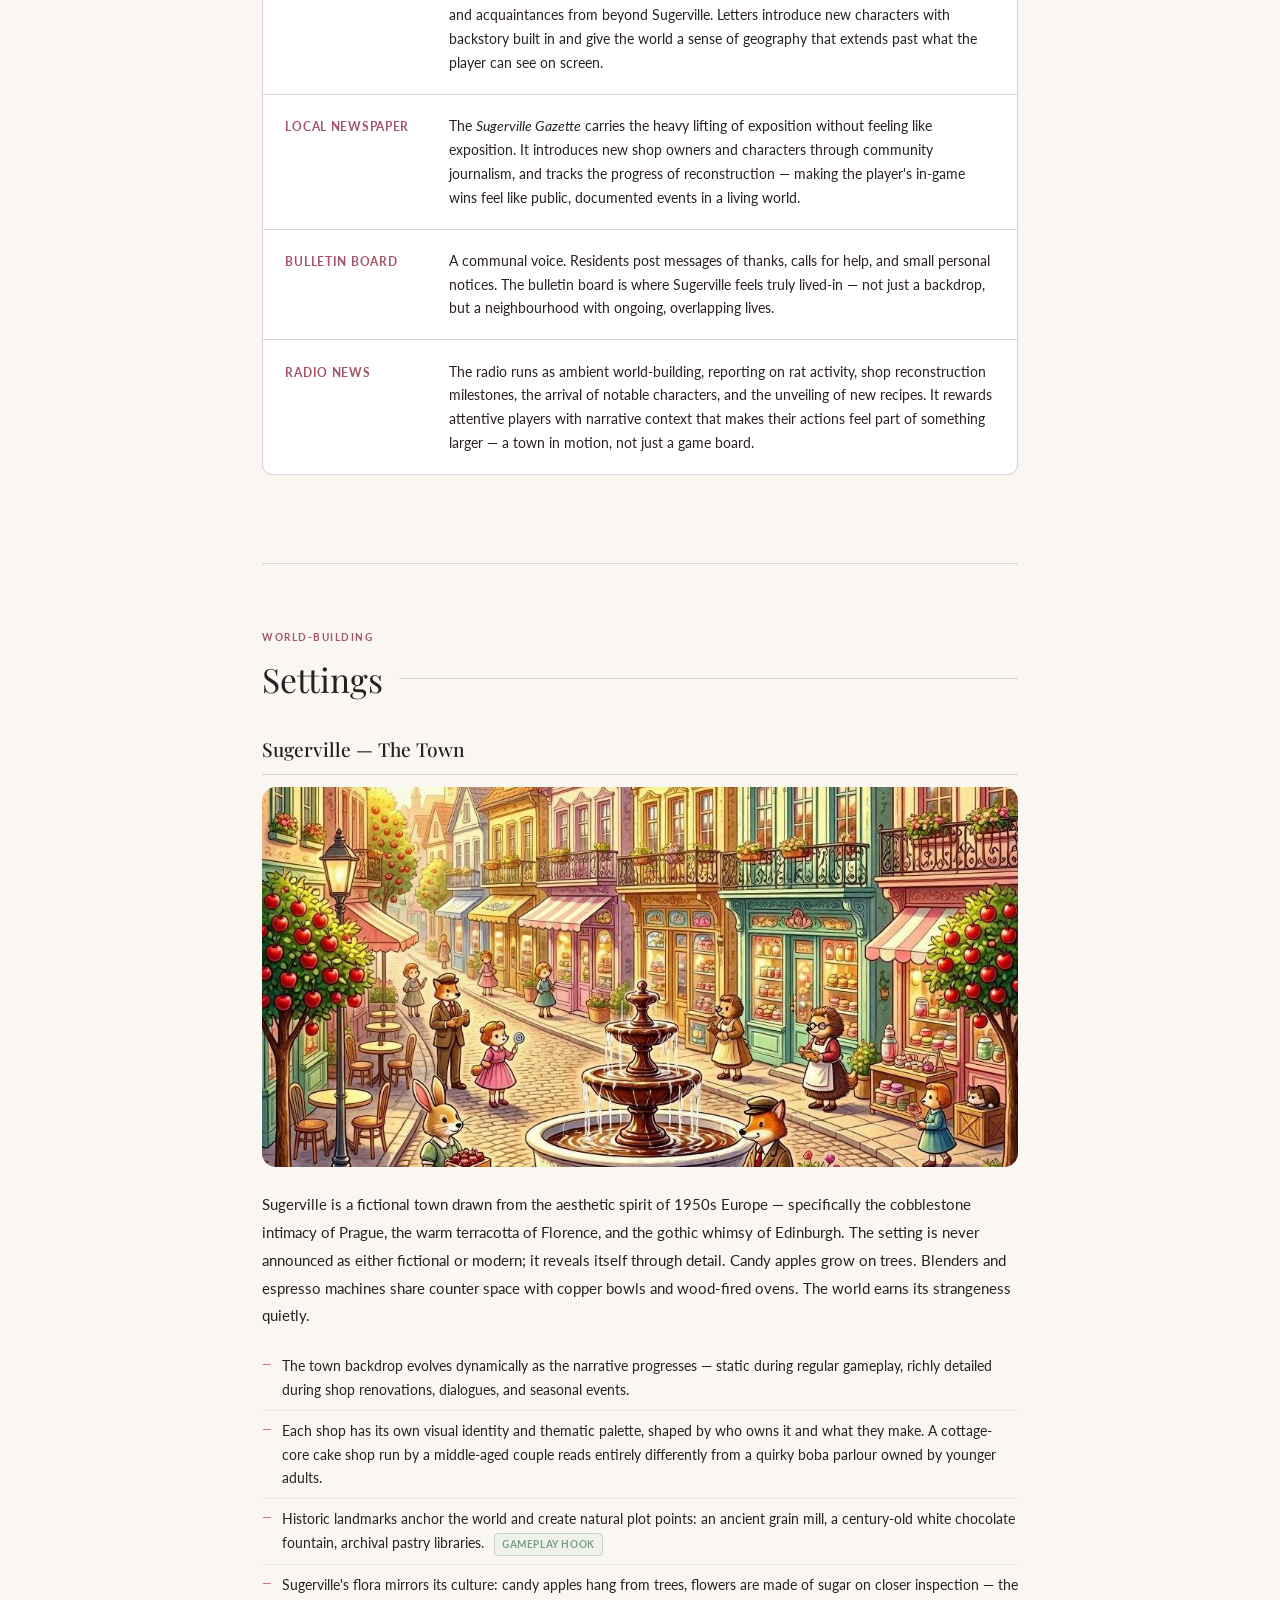
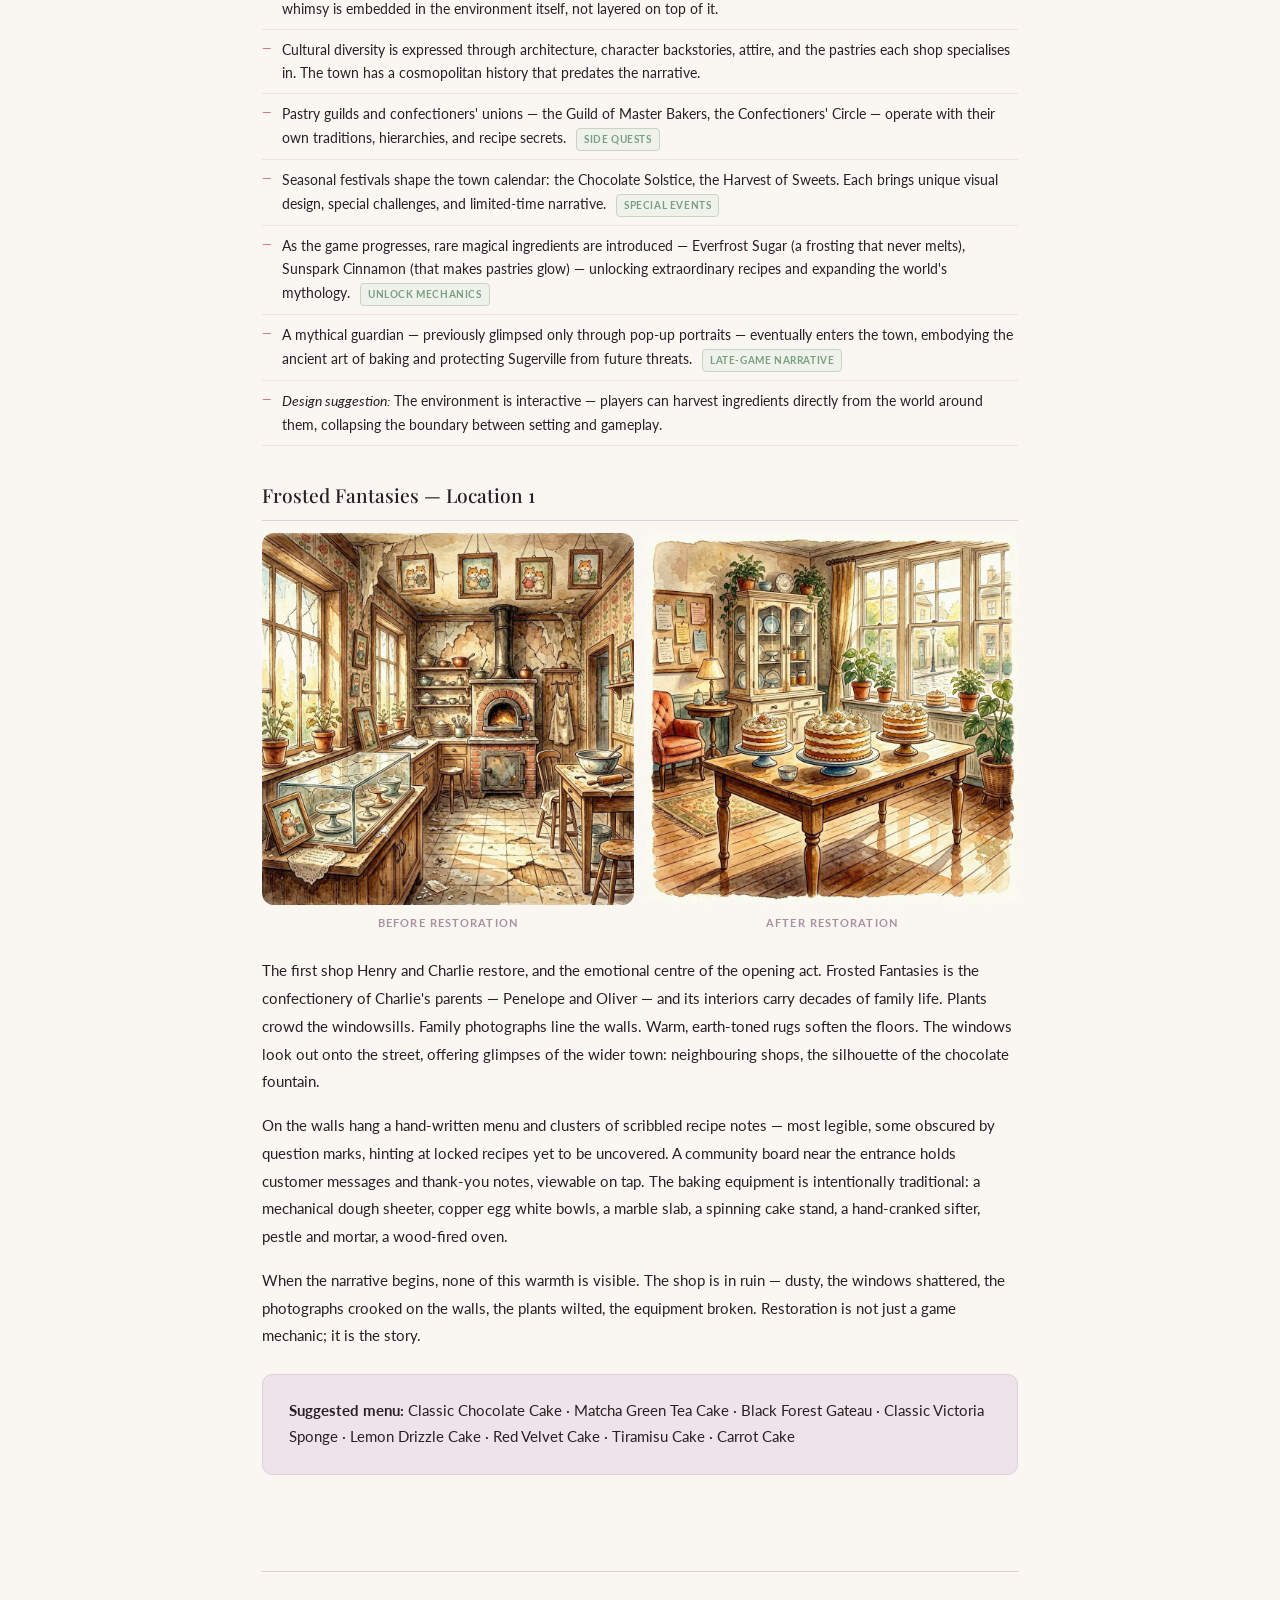
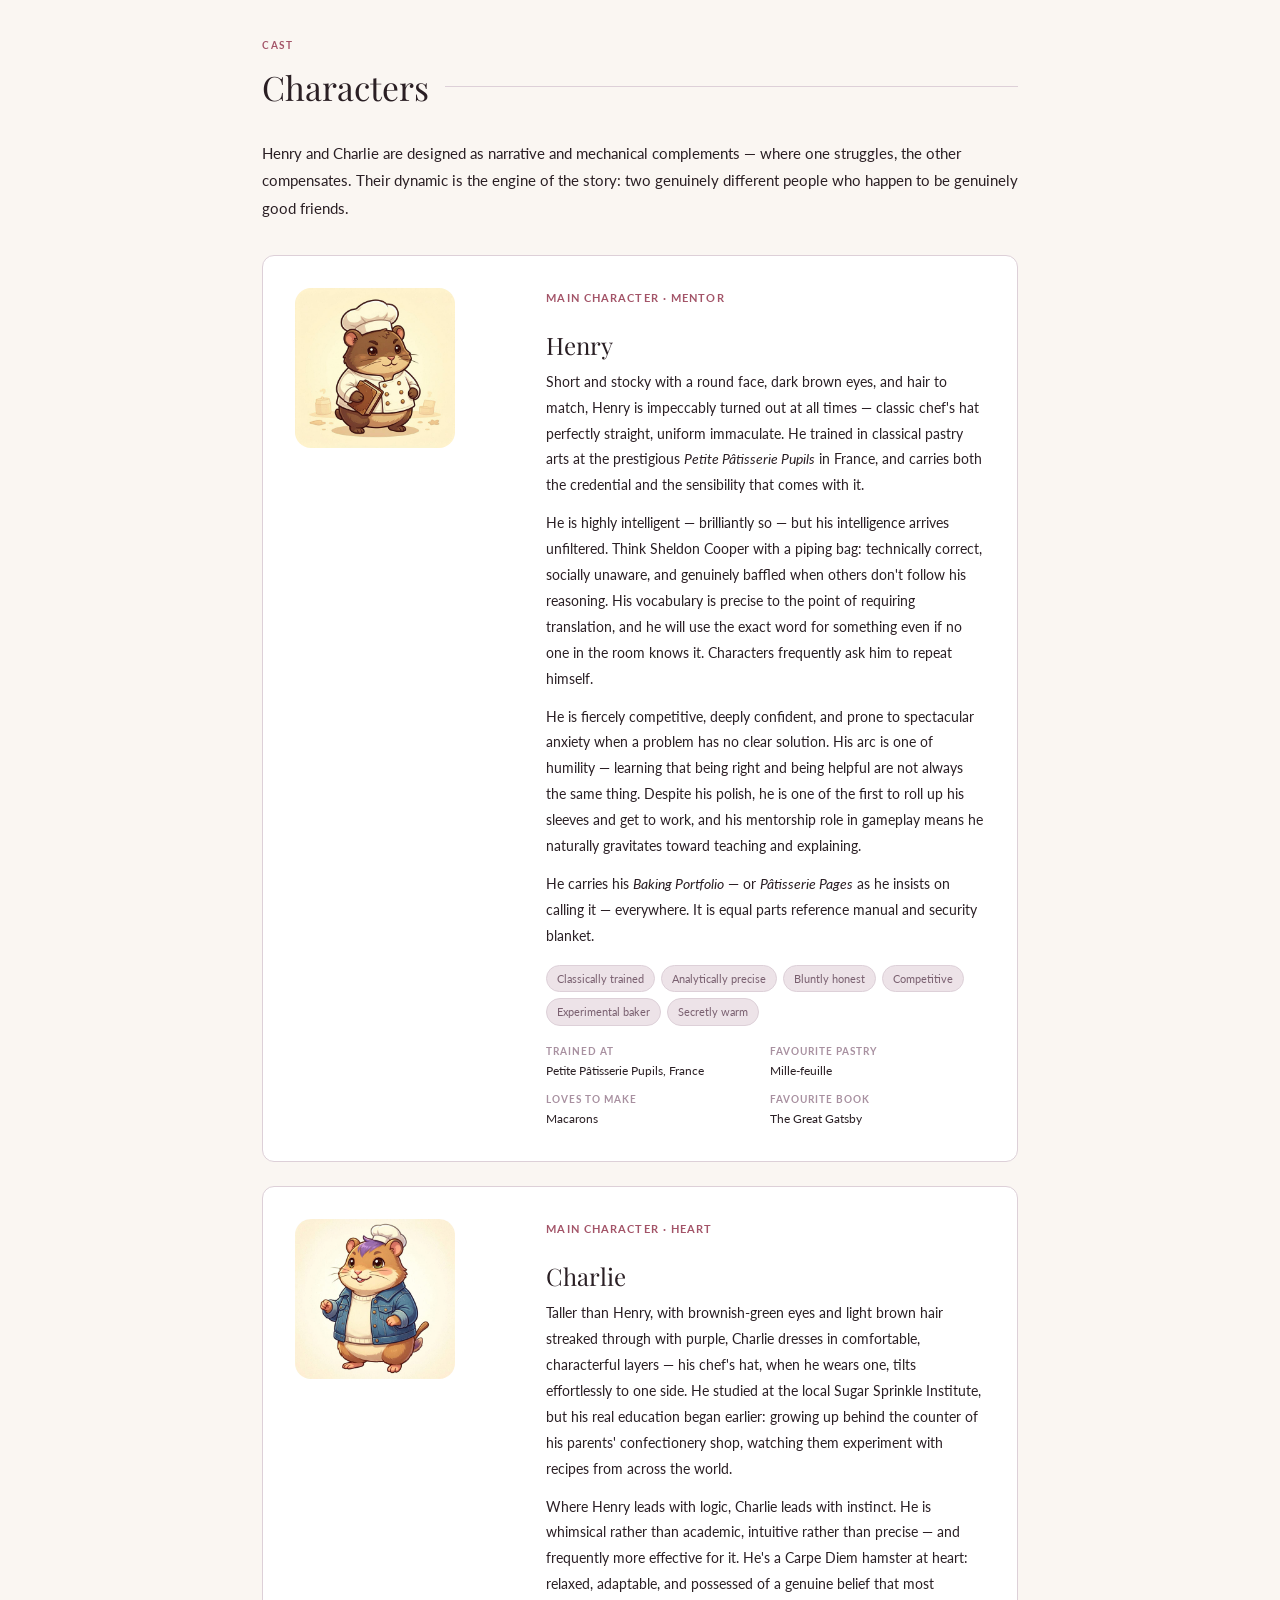
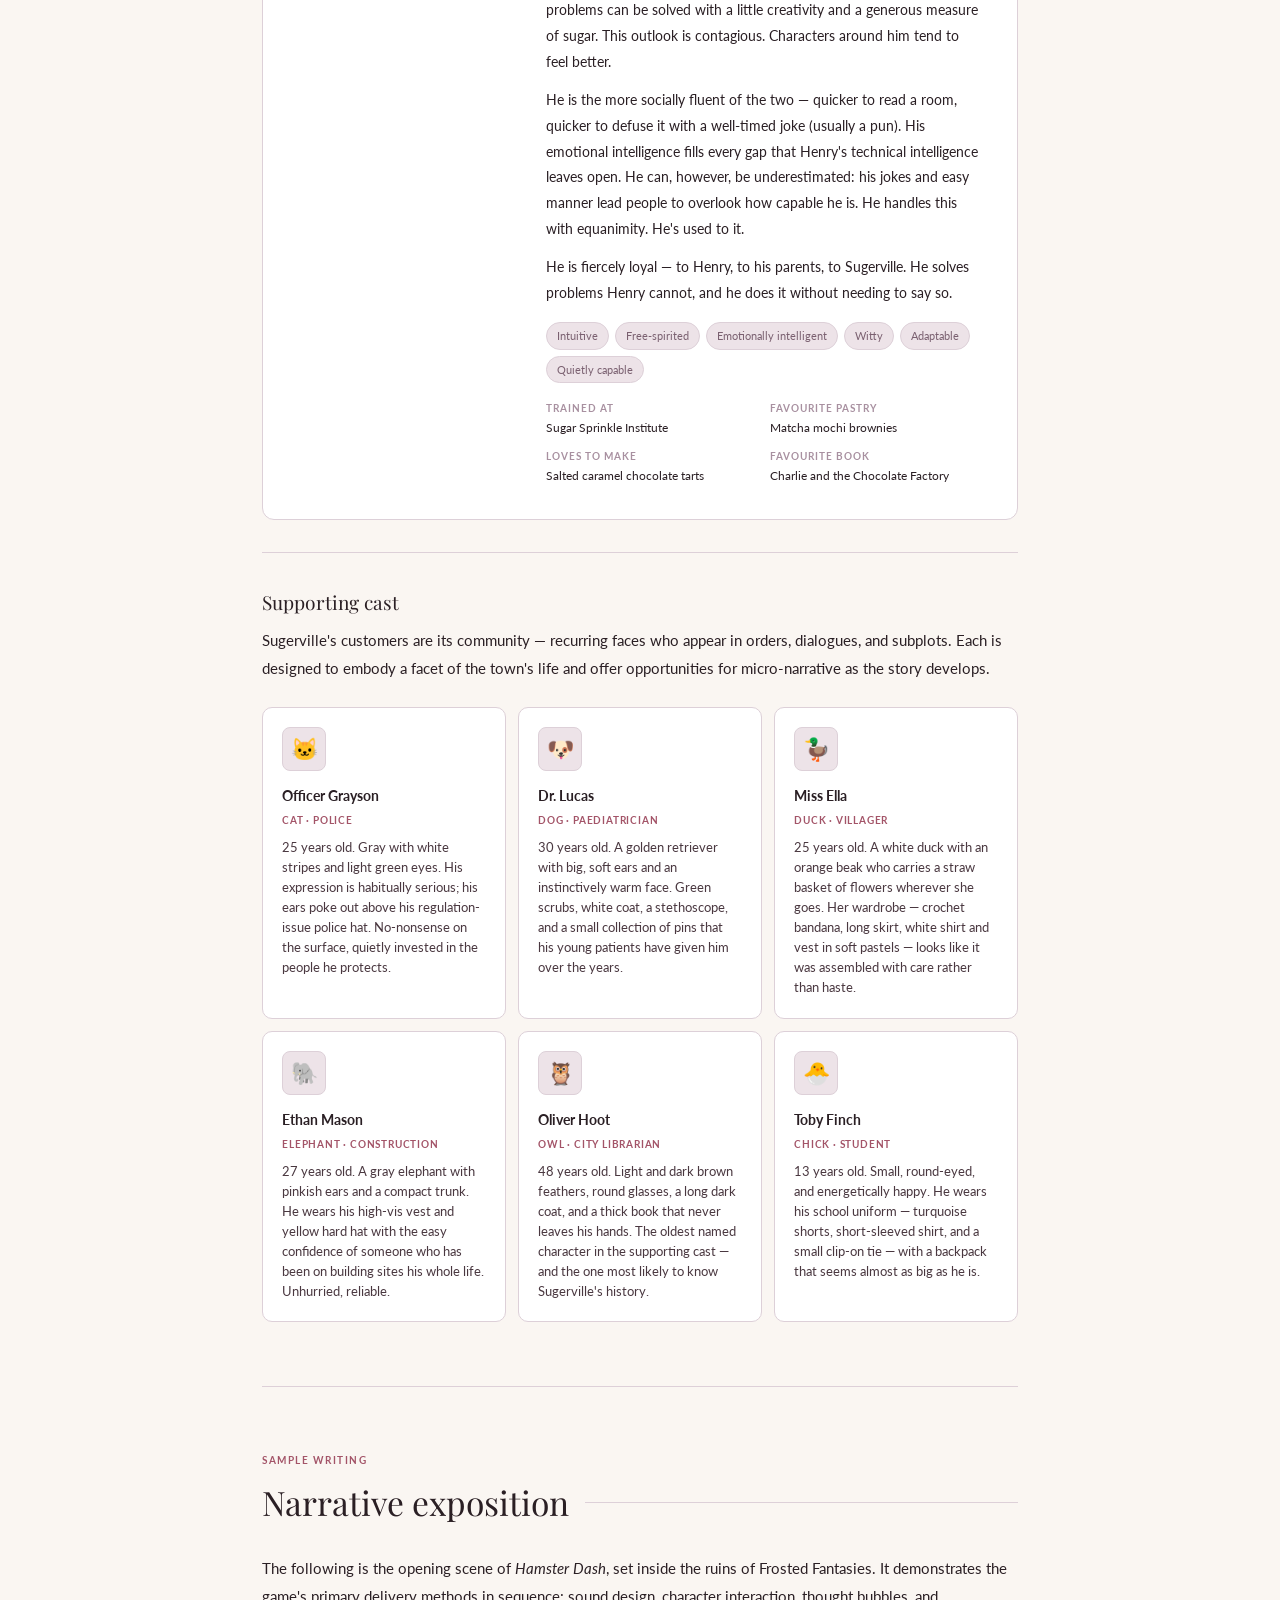
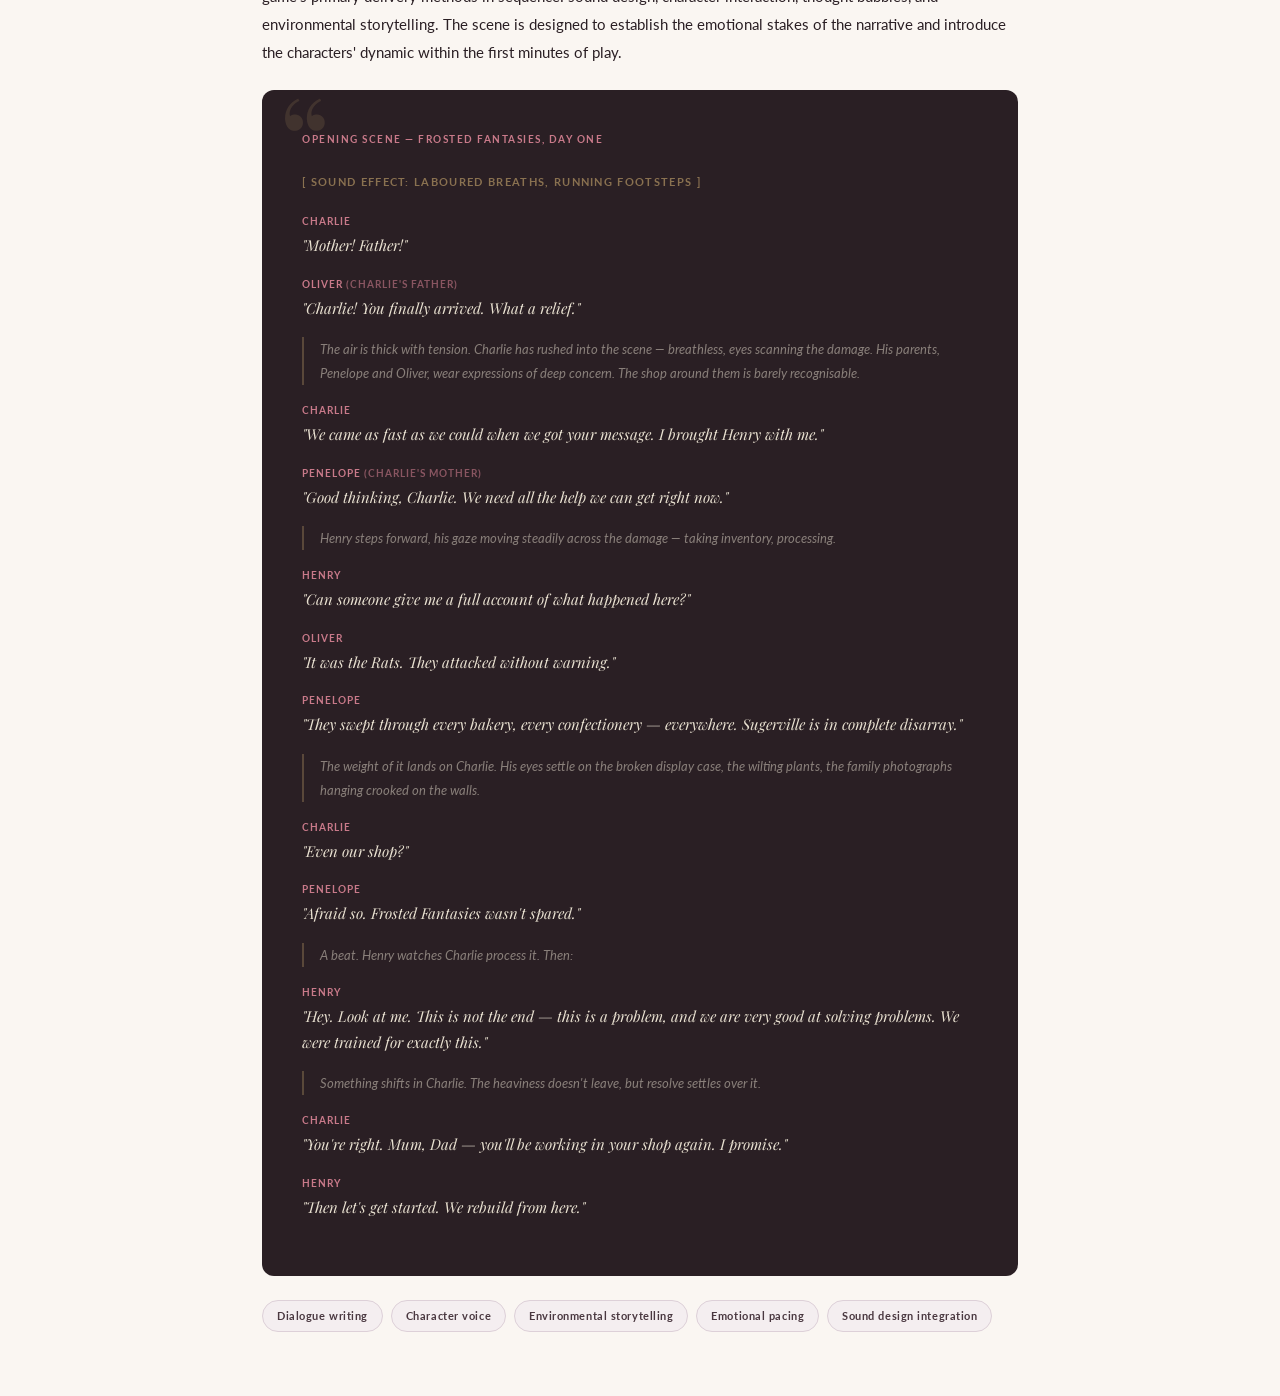
<file: hamster-dash.html>
<!DOCTYPE html>
<html lang="en">
<head>
<meta charset="UTF-8">
<meta name="viewport" content="width=device-width, initial-scale=1.0">
<title>Hamster Dash – Arezoo Izadi</title>
<link href="https://fonts.googleapis.com/css2?family=Playfair+Display:ital,wght@0,400;0,500;1,400&family=Lato:wght@300;400;700&display=swap" rel="stylesheet">
<style>
  :root {
    --cream:      #FAF6F2;
    --warm-white: #F4EEF0;
    --parchment:  #EDE3E8;
    --border:     #DDD0D8;
    --gold:       #C97A8A;
    --gold-dark:  #A35468;
    --ink:        #2A1F24;
    --ink-mid:    #4A3840;
    --ink-light:  #7A6070;
    --ink-faint:  #A890A0;
    --sage:       #7A9E80;
    --dusty-rose: #C4887A;
    --lavender:   #9B89C4;
    --mint:       #7ABFAA;
  }

  * { box-sizing: border-box; margin: 0; padding: 0; }

  html { scroll-behavior: smooth; }

  body {
    font-family: 'Lato', sans-serif;
    background: var(--cream);
    color: var(--ink);
    font-weight: 400;
    line-height: 1.8;
  }

  /* ── Sticky Nav ── */
  nav {
    position: sticky;
    top: 0;
    z-index: 100;
    background: rgba(250, 246, 242, 0.95);
    backdrop-filter: blur(8px);
    border-bottom: 1px solid var(--border);
    padding: 0 2rem;
    display: flex;
    align-items: center;
    justify-content: space-between;
    height: 52px;
  }
  .nav-title {
    font-family: 'Playfair Display', serif;
    font-size: 14px;
    color: var(--ink-light);
    letter-spacing: 0.02em;
  }
  .nav-links {
    display: flex;
    gap: 2rem;
    list-style: none;
  }
  .nav-links a {
    font-size: 11px;
    font-weight: 700;
    letter-spacing: 0.1em;
    text-transform: uppercase;
    color: var(--ink-faint);
    text-decoration: none;
    transition: color 0.2s;
  }
  .nav-links a:hover { color: var(--gold-dark); }

  /* ── Main wrapper ── */
  .page { max-width: 820px; margin: 0 auto; padding: 0 2rem; }

  /* ── Section spacing ── */
  section { padding: 4rem 0; }
  section + section { border-top: 1px solid var(--border); }

  /* ── Labels ── */
  .eyebrow {
    font-size: 10px;
    font-weight: 700;
    letter-spacing: 0.15em;
    text-transform: uppercase;
    color: var(--gold-dark);
    margin-bottom: 0.75rem;
    display: block;
  }

  /* ── Display headings ── */
  h1 {
    font-family: 'Playfair Display', serif;
    font-size: clamp(2.8rem, 6vw, 4.2rem);
    font-weight: 400;
    line-height: 1.05;
    color: var(--ink);
    margin-bottom: 0.5rem;
  }
  h2 {
    font-family: 'Playfair Display', serif;
    font-size: clamp(1.6rem, 3vw, 2.1rem);
    font-weight: 400;
    color: var(--ink);
    margin-bottom: 1rem;
    line-height: 1.25;
  }
  h3 {
    font-family: 'Playfair Display', serif;
    font-size: 1.15rem;
    font-weight: 500;
    color: var(--ink);
    margin-bottom: 0.4rem;
  }

  /* ── Body text ── */
  p {
    font-size: 15px;
    color: var(--ink);
    line-height: 1.85;
    margin-bottom: 1rem;
  }
  p:last-child { margin-bottom: 0; }

  /* ── Tags row ── */
  .tags { display: flex; gap: 8px; flex-wrap: wrap; margin-bottom: 1.5rem; }
  .tag {
    font-size: 10px; font-weight: 700;
    letter-spacing: 0.1em; text-transform: uppercase;
    padding: 4px 12px; border-radius: 99px;
    border: 1px solid var(--border);
    color: var(--ink-light);
    background: var(--warm-white);
  }

  /* ── Meta row ── */
  .meta-row { display: flex; gap: 3rem; flex-wrap: wrap; margin-top: 1.25rem; }
  .meta-item { }
  .meta-label { font-size: 10px; font-weight: 700; letter-spacing: 0.12em; text-transform: uppercase; color: var(--ink-faint); display: block; margin-bottom: 2px; }
  .meta-value { font-size: 14px; font-weight: 400; color: var(--ink); }

  /* ── Logline ── */
  .logline {
    font-family: 'Playfair Display', serif;
    font-size: clamp(1.1rem, 2.2vw, 1.35rem);
    font-style: italic;
    color: var(--ink-mid);
    line-height: 1.65;
    padding: 1.5rem 1.75rem;
    border-left: 3px solid var(--gold);
    background: var(--warm-white);
    border-radius: 0 8px 8px 0;
    margin: 1.5rem 0;
  }

  /* ── Synopsis note ── */
  .prototype-note {
    font-size: 12px;
    font-style: italic;
    color: var(--ink-faint);
    border-top: 1px solid var(--border);
    padding-top: 0.75rem;
    margin-top: 1.5rem;
  }

  /* ── Divider ── */
  .divider { border: none; border-top: 1px solid var(--border); margin: 2rem 0; }

  /* ── Cards grid ── */
  .cards { display: grid; grid-template-columns: repeat(auto-fit, minmax(175px, 1fr)); gap: 12px; margin: 1.5rem 0; }
  .card {
    background: #fff;
    border: 1px solid var(--border);
    border-radius: 10px;
    padding: 1.1rem 1.2rem;
  }
  .card-icon { font-size: 18px; margin-bottom: 0.5rem; display: block; }
  .card-title { font-size: 13px; font-weight: 700; color: var(--ink); margin-bottom: 5px; letter-spacing: 0.01em; }
  .card-desc { font-size: 12.5px; color: var(--ink-mid); line-height: 1.6; }

  /* ── Callout box ── */
  .callout {
    background: var(--parchment);
    border: 1px solid var(--border);
    border-radius: 10px;
    padding: 1.4rem 1.6rem;
    margin: 1.5rem 0;
  }
  .callout p { color: var(--ink); font-size: 14.5px; }

  /* ── Chips ── */
  .chips { display: flex; flex-wrap: wrap; gap: 8px; margin-top: 1.25rem; }
  .chip {
    font-size: 11px; font-weight: 700; letter-spacing: 0.05em;
    padding: 5px 14px; border-radius: 99px;
    border: 1px solid var(--border);
    color: var(--ink-mid);
    background: var(--warm-white);
  }

  /* ── Narrative delivery methods ── */
  .delivery-grid { display: grid; gap: 1px; background: var(--border); border: 1px solid var(--border); border-radius: 10px; overflow: hidden; margin: 1.5rem 0; }
  .delivery-item { background: #fff; padding: 1.2rem 1.4rem; display: grid; grid-template-columns: 140px 1fr; gap: 1.5rem; align-items: start; }
  .delivery-item:last-child { }
  .delivery-method { font-size: 12px; font-weight: 700; letter-spacing: 0.06em; text-transform: uppercase; color: var(--gold-dark); padding-top: 2px; }
  .delivery-desc { font-size: 14px; color: var(--ink); line-height: 1.7; }
  .delivery-desc strong { font-weight: 700; color: var(--ink); }
  @media (max-width: 580px) {
    .delivery-item { grid-template-columns: 1fr; gap: 0.4rem; }
  }

  /* ── Character cards ── */
  .character-card {
    background: #fff;
    border: 1px solid var(--border);
    border-radius: 12px;
    padding: 2rem;
    margin-bottom: 1.5rem;
    display: grid;
    grid-template-columns: 1fr 2fr;
    gap: 2rem;
    align-items: start;
  }
  @media (max-width: 600px) { .character-card { grid-template-columns: 1fr; } }
  .char-avatar {
    aspect-ratio: 1;
    border-radius: 10px;
    background: var(--parchment);
    border: 1px solid var(--border);
    display: flex;
    align-items: center;
    justify-content: center;
    font-family: 'Playfair Display', serif;
    font-size: 3rem;
    color: var(--ink-faint);
    max-width: 160px;
  }
  .char-name { font-family: 'Playfair Display', serif; font-size: 1.5rem; font-weight: 400; color: var(--ink); margin-bottom: 2px; }
  .char-role { font-size: 11px; font-weight: 700; letter-spacing: 0.1em; text-transform: uppercase; color: var(--gold-dark); margin-bottom: 1rem; display: block; }
  .char-traits { display: flex; flex-wrap: wrap; gap: 6px; margin: 0.75rem 0; }
  .char-trait {
    font-size: 11px; padding: 3px 10px;
    border-radius: 99px;
    background: var(--parchment);
    color: var(--ink-light);
    border: 1px solid var(--border);
    font-weight: 400;
  }
  .char-details { margin-top: 1rem; display: grid; grid-template-columns: 1fr 1fr; gap: 0.5rem; }
  .char-detail-item { font-size: 12px; }
  .char-detail-label { color: var(--ink-faint); font-size: 10px; text-transform: uppercase; letter-spacing: 0.1em; font-weight: 700; display: block; }
  .char-detail-value { color: var(--ink); }

  /* ── Secondary characters ── */
  .secondary-grid { display: grid; grid-template-columns: repeat(auto-fit, minmax(200px, 1fr)); gap: 12px; margin-top: 1.5rem; }
  .secondary-card {
    background: #fff;
    border: 1px solid var(--border);
    border-radius: 10px;
    padding: 1.2rem;
  }
  .secondary-avatar {
    width: 44px; height: 44px; border-radius: 8px;
    background: var(--parchment);
    display: flex; align-items: center; justify-content: center;
    font-size: 22px; margin-bottom: 0.75rem;
    border: 1px solid var(--border);
  }
  .secondary-name { font-size: 14px; font-weight: 700; color: var(--ink); margin-bottom: 2px; }
  .secondary-role { font-size: 10px; font-weight: 700; letter-spacing: 0.08em; text-transform: uppercase; color: var(--gold-dark); margin-bottom: 0.6rem; display: block; }
  .secondary-desc { font-size: 12.5px; color: var(--ink-mid); line-height: 1.6; }

  /* ── Settings ── */
  .setting-block { margin-bottom: 2rem; }
  .setting-name {
    font-family: 'Playfair Display', serif;
    font-size: 1.2rem;
    color: var(--ink);
    margin-bottom: 0.75rem;
    padding-bottom: 0.5rem;
    border-bottom: 1px solid var(--border);
  }
  .setting-highlights { list-style: none; margin: 1rem 0; }
  .setting-highlights li {
    font-size: 14px;
    color: var(--ink);
    line-height: 1.7;
    padding: 0.5rem 0 0.5rem 1.25rem;
    border-bottom: 1px solid var(--parchment);
    position: relative;
  }
  .setting-highlights li::before {
    content: '—';
    position: absolute;
    left: 0;
    color: var(--gold);
    font-size: 12px;
  }
  .gameplay-tag {
    display: inline-block;
    font-size: 10px; font-weight: 700;
    letter-spacing: 0.06em; text-transform: uppercase;
    color: var(--sage);
    background: #EEF2EB;
    border: 1px solid #C8D4C0;
    border-radius: 4px;
    padding: 2px 7px;
    margin-left: 6px;
    vertical-align: middle;
  }

  /* ── Exposition / Dialogue ── */
  .exposition-wrap {
    background: var(--ink);
    border-radius: 12px;
    padding: 2.5rem;
    margin: 1.5rem 0;
    position: relative;
    overflow: hidden;
  }
  .exposition-wrap::before {
    content: '\201C';
    font-family: 'Playfair Display', serif;
    font-size: 8rem;
    color: rgba(201, 169, 110, 0.15);
    position: absolute;
    top: -1rem;
    left: 1rem;
    line-height: 1;
    pointer-events: none;
  }
  .exposition-label {
    font-size: 10px; font-weight: 700;
    letter-spacing: 0.15em; text-transform: uppercase;
    color: var(--gold);
    margin-bottom: 1.5rem;
    display: block;
  }
  .dialogue-line { margin-bottom: 1rem; }
  .dialogue-speaker {
    font-size: 10px; font-weight: 700;
    letter-spacing: 0.1em; text-transform: uppercase;
    color: var(--gold);
    display: block;
    margin-bottom: 3px;
  }
  .dialogue-text {
    font-family: 'Playfair Display', serif;
    font-style: italic;
    font-size: 15px;
    color: #E8E0D0;
    line-height: 1.7;
  }
  .stage-direction {
    font-size: 13px;
    color: rgba(232, 224, 208, 0.5);
    font-style: italic;
    margin: 1rem 0;
    padding-left: 1rem;
    border-left: 2px solid rgba(201, 169, 110, 0.3);
  }
  .sound-effect {
    font-size: 11px; font-weight: 700;
    letter-spacing: 0.12em; text-transform: uppercase;
    color: rgba(201, 169, 110, 0.6);
    margin-bottom: 1.25rem;
    display: block;
  }

  /* ── Section header with rule ── */
  .section-header {
    display: flex;
    align-items: center;
    gap: 1rem;
    margin-bottom: 2rem;
  }
  .section-header h2 { margin-bottom: 0; white-space: nowrap; }
  .section-rule { flex: 1; border: none; border-top: 1px solid var(--border); }

  /* ── Mobile ── */
  @media (max-width: 600px) {
    nav { padding: 0 1rem; gap: 0.75rem; }
    .nav-links { gap: 1rem; }
    .nav-links a { font-size: 10px; letter-spacing: 0.06em; }
    .page { padding: 0 1.1rem; }
    section { padding: 2.5rem 0; }
    h1 { font-size: 2.4rem; }
    h2 { font-size: 1.4rem; }
    .meta-row { gap: 1.25rem; }
    .cards { grid-template-columns: 1fr 1fr; }
    .character-card { grid-template-columns: 1fr; gap: 1.25rem; padding: 1.25rem; }
    .character-card > div:first-child { display: flex; justify-content: center; }
    .char-avatar { max-width: 120px; }
    .char-details { grid-template-columns: 1fr; }
    .secondary-grid { grid-template-columns: 1fr 1fr; }
    .delivery-item { grid-template-columns: 1fr; gap: 0.4rem; }
    .exposition-wrap { padding: 1.5rem 1.25rem; }
    .logline { padding: 1.1rem 1.25rem; font-size: 1rem; }
    .section-header { gap: 0.75rem; }
  }
  @media (max-width: 380px) {
    .cards { grid-template-columns: 1fr; }
    .secondary-grid { grid-template-columns: 1fr; }
    .nav-links { gap: 0.6rem; }
  }
</style>
</head>
<body>

<!-- ── Sticky nav ── -->
<nav>
  <a href="index.html" style="font-size:11px; font-weight:700; letter-spacing:0.12em; text-transform:uppercase; color:var(--ink-faint); text-decoration:none; display:flex; align-items:center; gap:8px; transition:color 0.2s;" onmouseover="this.style.color='var(--gold-dark)'" onmouseout="this.style.color='var(--ink-faint)'">← Portfolio</a>
  <span class="nav-title">Hamster Dash</span>
  <ul class="nav-links">
    <li><a href="#overview">Overview</a></li>
    <li><a href="#delivery">Narrative delivery</a></li>
    <li><a href="#settings">Settings</a></li>
    <li><a href="#characters">Characters</a></li>
    <li><a href="#exposition">Exposition</a></li>
  </ul>
</nav>

<div class="page">

  <!-- ═══════════════════════════════════
       SECTION 1 — OVERVIEW
  ════════════════════════════════════ -->
  <section id="overview">
    <div class="tags">
      <span class="tag">Mobile</span>
      <span class="tag">Match-Three</span>
      <span class="tag">Casual</span>
      <span class="tag">Narrative Design</span>
    </div>

    <span class="eyebrow">Project</span>
    <h1>Hamster Dash</h1>

    <div class="meta-row">
      <div class="meta-item">
        <span class="meta-label">Role</span>
        <span class="meta-value">Narrative Designer</span>
      </div>
      <div class="meta-item">
        <span class="meta-label">Type</span>
        <span class="meta-value">Mobile Game</span>
      </div>
      <div class="meta-item">
        <span class="meta-label">Genre</span>
        <span class="meta-value">Casual / Puzzle</span>
      </div>
    </div>

    <hr class="divider">

    <span class="eyebrow">Logline</span>
    <p class="logline">Two hamster best friends race to rebuild their beloved hometown of Sugerville — one recipe at a time — after a devastating rat invasion leaves it in ruins.</p>

    <hr class="divider">

    <span class="eyebrow">Narrative</span>
    <div class="section-header">
      <h2>Synopsis</h2>
      <hr class="section-rule">
    </div>

    <p>Sugerville is a fictional town where every livelihood — every trade, every tradition, every relationship — is rooted in the culinary arts. Its residents are a community of animals for whom pastries and sweets are not a luxury, but a way of life. When the underground rat factions invade without warning, they don't just damage buildings: they fracture the town's economy, its culture, and its sense of safety.</p>

    <p>Into this rubble step Henry and Charlie — two hamster chefs, lifelong friends, and Sugerville's most capable culinary minds. They met as students on a school trip, drawn together despite their different backgrounds and training styles, and have been inseparable ever since. Now they return home to do what they do best: cook, restore, and rebuild.</p>

    <p>The game begins where the story begins — at Frosted Fantasies, the beloved cake shop run by Charlie's parents, Penelope and Oliver. Working through the wreckage level by level, Henry and Charlie restore the shop piece by piece, unlocking new recipes and helping familiar faces along the way. Word travels fast in a tight community: soon they are recruited — by telephone, newspaper, letter — to take on more restoration projects across town. A pie shop. A boba tea parlour. Each location a new chapter, each renovation a small act of love for the place they call home.</p>

    <p>The story deepens as Sugerville inches toward recovery. A traitor surfaces — someone within the community who tipped off the rats. Tension fractures the neighbourhoods that had stood together. The instinct is retaliation. But Henry and Charlie choose a harder path: negotiation. They broker a conversation between Sugerville and the rats, and what begins as a ceasefire slowly becomes something more complex — integration, friction, and ultimately, a reckoning with the long history between these two communities. Why did the rats attack? What does Sugerville represent to those outside its walls? The answers, when they come, are neither simple nor comfortable.</p>

    <p class="prototype-note">Note: This synopsis represents the current prototype of the narrative. The opening two acts — from the rat invasion through the first wave of shop restorations — are the foundation for all narrative components presented here. The climax and resolution are still in development.</p>

    <hr class="divider">

    <span class="eyebrow">Mechanics</span>
    <div class="section-header">
      <h2>Gameplay systems</h2>
      <hr class="section-rule">
    </div>

    <p>The core loop is a swipe-driven ingredient collector. A hamster sits at the centre of a grid board; players swipe to guide it up, down, left, or right, gathering ingredients until it hits an obstacle or reaches its target. Collected ingredients fill a five-slot tray at the top of the screen, feeding into active customer orders. Completing orders earns coins and bonus moves; matching three or more of the same ingredient triggers rewards scattered across the board.</p>

    <div class="cards">
      <div class="card">
        <span class="card-icon">🧱</span>
        <p class="card-title">Obstacles</p>
        <p class="card-desc">Solid boxes block all movement. Hollow boxes break with repeated kicks. Water puddles halt the hamster mid-path before it can reach its target.</p>
      </div>
      <div class="card">
        <span class="card-icon">❓</span>
        <p class="card-title">Mystery squares</p>
        <p class="card-desc">Question-mark tiles reveal hidden ingredients when passed. Ingredient shadows telegraph what will appear on the following move — rewarding players who plan ahead.</p>
      </div>
      <div class="card">
        <span class="card-icon">⚡</span>
        <p class="card-title">Power-ups</p>
        <p class="card-desc">Shuffle, Row Clear, Column Clear, Clear All, and Pick One give players tactical tools. Most valuable when only a few moves remain.</p>
      </div>
      <div class="card">
        <span class="card-icon">🧺</span>
        <p class="card-title">Order system</p>
        <p class="card-desc">Two to three customers appear at once, each with a visible order. Extra ingredients are stored in a basket inventory for use in future orders.</p>
      </div>
    </div>

    <div class="callout">
      <p>The win condition is always framed as an act of care. Coins collected go directly toward rebuilding a specific location in Sugerville, keeping the player's investment tied to the world rather than abstract numbers. Level completion is celebrated with confetti and applause — reinforcing the communal joy of restoration, not just the satisfaction of a puzzle solved.</p>
    </div>

    <div class="chips">
      <span class="chip">Narrative systems design</span>
      <span class="chip">Loop-embedded storytelling</span>
      <span class="chip">Character design</span>
      <span class="chip">World-building</span>
      <span class="chip">Mobile UX writing</span>
    </div>
  </section>


  <!-- ═══════════════════════════════════
       SECTION 2 — NARRATIVE DELIVERY
  ════════════════════════════════════ -->
  <section id="delivery">
    <span class="eyebrow">Design</span>
    <div class="section-header">
      <h2>Narrative delivery</h2>
      <hr class="section-rule">
    </div>

    <p>Sugerville's story is never told through cutscenes or loading screens. Every narrative beat is delivered through systems that feel native to the world — objects and habits that real communities use to communicate. Each method serves a distinct emotional and structural purpose.</p>

    <div class="delivery-grid">
      <div class="delivery-item">
        <span class="delivery-method">Character interaction</span>
        <div class="delivery-desc">
          Characters speak through conversation bubbles and expressive facial portraits, grounding emotional beats in a visual language mobile players instinctively understand. Relationships also develop through calls and texts between characters — letting intimacy and tension build off-screen in a format that feels everyday and real.
        </div>
      </div>
      <div class="delivery-item">
        <span class="delivery-method">Thought bubbles</span>
        <div class="delivery-desc">
          A character's inner monologue surfaces as thought bubbles: quick, honest, unfiltered reactions to what's unfolding around them. These keep the tone light while revealing personality in small, memorable doses.
        </div>
      </div>
      <div class="delivery-item">
        <span class="delivery-method">Pop-up portraits</span>
        <div class="delivery-desc">
          When a character is referenced in dialogue or a thought bubble, their portrait appears as a pop-up — reinforcing that Sugerville has a history and a cast that exists beyond the current scene. Used especially to surface characters from the past before they arrive in person.
        </div>
      </div>
      <div class="delivery-item">
        <span class="delivery-method">Diary entries</span>
        <div class="delivery-desc">
          The diary serves two purposes. As a narrative tool, it's where characters process deeper emotions and wrestle with decisions — thoughts too private for a conversation bubble. <strong>As a gameplay mechanic</strong>, the main characters use their diaries to scribble secret recipes, bridging story and systems in a single object that rewards exploration.
        </div>
      </div>
      <div class="delivery-item">
        <span class="delivery-method">Letters</span>
        <div class="delivery-desc">
          Written correspondence is used to recruit outside help: former classmates, old tutors, and acquaintances from beyond Sugerville. Letters introduce new characters with backstory built in and give the world a sense of geography that extends past what the player can see on screen.
        </div>
      </div>
      <div class="delivery-item">
        <span class="delivery-method">Local newspaper</span>
        <div class="delivery-desc">
          The <em>Sugerville Gazette</em> carries the heavy lifting of exposition without feeling like exposition. It introduces new shop owners and characters through community journalism, and tracks the progress of reconstruction — making the player's in-game wins feel like public, documented events in a living world.
        </div>
      </div>
      <div class="delivery-item">
        <span class="delivery-method">Bulletin board</span>
        <div class="delivery-desc">
          A communal voice. Residents post messages of thanks, calls for help, and small personal notices. The bulletin board is where Sugerville feels truly lived-in — not just a backdrop, but a neighbourhood with ongoing, overlapping lives.
        </div>
      </div>
      <div class="delivery-item">
        <span class="delivery-method">Radio news</span>
        <div class="delivery-desc">
          The radio runs as ambient world-building, reporting on rat activity, shop reconstruction milestones, the arrival of notable characters, and the unveiling of new recipes. It rewards attentive players with narrative context that makes their actions feel part of something larger — a town in motion, not just a game board.
        </div>
      </div>
    </div>
  </section>


  <!-- ═══════════════════════════════════
       SECTION 3 — SETTINGS
  ════════════════════════════════════ -->
  <section id="settings">
    <span class="eyebrow">World-building</span>
    <div class="section-header">
      <h2>Settings</h2>
      <hr class="section-rule">
    </div>

    <div class="setting-block">
      <h3 class="setting-name">Sugerville — The Town</h3>
      <img src="images/sugerville.jpg.jpg" alt="Sugerville town square" style="width:100%; border-radius:14px; margin-bottom:1.5rem; display:block; max-height:380px; object-fit:cover;">
      <p>Sugerville is a fictional town drawn from the aesthetic spirit of 1950s Europe — specifically the cobblestone intimacy of Prague, the warm terracotta of Florence, and the gothic whimsy of Edinburgh. The setting is never announced as either fictional or modern; it reveals itself through detail. Candy apples grow on trees. Blenders and espresso machines share counter space with copper bowls and wood-fired ovens. The world earns its strangeness quietly.</p>

      <ul class="setting-highlights">
        <li>The town backdrop evolves dynamically as the narrative progresses — static during regular gameplay, richly detailed during shop renovations, dialogues, and seasonal events.</li>
        <li>Each shop has its own visual identity and thematic palette, shaped by who owns it and what they make. A cottage-core cake shop run by a middle-aged couple reads entirely differently from a quirky boba parlour owned by younger adults.</li>
        <li>Historic landmarks anchor the world and create natural plot points: an ancient grain mill, a century-old white chocolate fountain, archival pastry libraries. <span class="gameplay-tag">Gameplay hook</span></li>
        <li>Sugerville's flora mirrors its culture: candy apples hang from trees, flowers are made of sugar on closer inspection — the whimsy is embedded in the environment itself, not layered on top of it.</li>
        <li>Cultural diversity is expressed through architecture, character backstories, attire, and the pastries each shop specialises in. The town has a cosmopolitan history that predates the narrative.</li>
        <li>Pastry guilds and confectioners' unions — the Guild of Master Bakers, the Confectioners' Circle — operate with their own traditions, hierarchies, and recipe secrets. <span class="gameplay-tag">Side quests</span></li>
        <li>Seasonal festivals shape the town calendar: the Chocolate Solstice, the Harvest of Sweets. Each brings unique visual design, special challenges, and limited-time narrative. <span class="gameplay-tag">Special events</span></li>
        <li>As the game progresses, rare magical ingredients are introduced — Everfrost Sugar (a frosting that never melts), Sunspark Cinnamon (that makes pastries glow) — unlocking extraordinary recipes and expanding the world's mythology. <span class="gameplay-tag">Unlock mechanics</span></li>
        <li>A mythical guardian — previously glimpsed only through pop-up portraits — eventually enters the town, embodying the ancient art of baking and protecting Sugerville from future threats. <span class="gameplay-tag">Late-game narrative</span></li>
        <li><em>Design suggestion:</em> The environment is interactive — players can harvest ingredients directly from the world around them, collapsing the boundary between setting and gameplay.</li>
      </ul>
    </div>

    <div class="setting-block">
      <h3 class="setting-name">Frosted Fantasies — Location 1</h3>

      <div style="display:grid; grid-template-columns:1fr 1fr; gap:12px; margin-bottom:1.5rem;">
        <div>
          <img src="images/frosted-ruined.jpg.jpg" alt="Frosted Fantasies — ruined" style="width:100%; border-radius:12px; display:block; aspect-ratio:1/1; object-fit:cover;">
          <p style="font-size:11px; font-weight:700; letter-spacing:0.1em; text-transform:uppercase; color:var(--ink-faint); margin-top:0.5rem; text-align:center;">Before restoration</p>
        </div>
        <div>
          <img src="images/frosted-restored.jpg.jpg" alt="Frosted Fantasies — restored" style="width:100%; border-radius:12px; display:block; aspect-ratio:1/1; object-fit:cover;">
          <p style="font-size:11px; font-weight:700; letter-spacing:0.1em; text-transform:uppercase; color:var(--ink-faint); margin-top:0.5rem; text-align:center;">After restoration</p>
        </div>
      </div>

      <p>The first shop Henry and Charlie restore, and the emotional centre of the opening act. Frosted Fantasies is the confectionery of Charlie's parents — Penelope and Oliver — and its interiors carry decades of family life. Plants crowd the windowsills. Family photographs line the walls. Warm, earth-toned rugs soften the floors. The windows look out onto the street, offering glimpses of the wider town: neighbouring shops, the silhouette of the chocolate fountain.</p>
      <p>On the walls hang a hand-written menu and clusters of scribbled recipe notes — most legible, some obscured by question marks, hinting at locked recipes yet to be uncovered. A community board near the entrance holds customer messages and thank-you notes, viewable on tap. The baking equipment is intentionally traditional: a mechanical dough sheeter, copper egg white bowls, a marble slab, a spinning cake stand, a hand-cranked sifter, pestle and mortar, a wood-fired oven.</p>
      <p>When the narrative begins, none of this warmth is visible. The shop is in ruin — dusty, the windows shattered, the photographs crooked on the walls, the plants wilted, the equipment broken. Restoration is not just a game mechanic; it is the story.</p>

      <div class="callout">
        <p><strong>Suggested menu:</strong> Classic Chocolate Cake · Matcha Green Tea Cake · Black Forest Gateau · Classic Victoria Sponge · Lemon Drizzle Cake · Red Velvet Cake · Tiramisu Cake · Carrot Cake</p>
      </div>
    </div>
  </section>


  <!-- ═══════════════════════════════════
       SECTION 4 — CHARACTERS
  ════════════════════════════════════ -->
  <section id="characters">
    <span class="eyebrow">Cast</span>
    <div class="section-header">
      <h2>Characters</h2>
      <hr class="section-rule">
    </div>

    <p style="margin-bottom:2rem;">Henry and Charlie are designed as narrative and mechanical complements — where one struggles, the other compensates. Their dynamic is the engine of the story: two genuinely different people who happen to be genuinely good friends.</p>

    <!-- Henry -->
    <div class="character-card">
      <div>
        <div class="char-avatar" style="background:none; border:none; padding:0; width:160px; height:160px; overflow:hidden; border-radius:16px; flex-shrink:0;">
          <img src="images/henry.jpg.jpg" alt="Henry" style="width:100%; height:100%; object-fit:cover; object-position:top;">
        </div>
      </div>
      <div>
        <span class="char-role">Main Character · Mentor</span>
        <h3 class="char-name">Henry</h3>
        <p style="font-size:14px; margin-bottom:0.75rem;">Short and stocky with a round face, dark brown eyes, and hair to match, Henry is impeccably turned out at all times — classic chef's hat perfectly straight, uniform immaculate. He trained in classical pastry arts at the prestigious <em>Petite Pâtisserie Pupils</em> in France, and carries both the credential and the sensibility that comes with it.</p>
        <p style="font-size:14px; margin-bottom:0.75rem;">He is highly intelligent — brilliantly so — but his intelligence arrives unfiltered. Think Sheldon Cooper with a piping bag: technically correct, socially unaware, and genuinely baffled when others don't follow his reasoning. His vocabulary is precise to the point of requiring translation, and he will use the exact word for something even if no one in the room knows it. Characters frequently ask him to repeat himself.</p>
        <p style="font-size:14px; margin-bottom:0.75rem;">He is fiercely competitive, deeply confident, and prone to spectacular anxiety when a problem has no clear solution. His arc is one of humility — learning that being right and being helpful are not always the same thing. Despite his polish, he is one of the first to roll up his sleeves and get to work, and his mentorship role in gameplay means he naturally gravitates toward teaching and explaining.</p>
        <p style="font-size:14px;">He carries his <em>Baking Portfolio</em> — or <em>Pâtisserie Pages</em> as he insists on calling it — everywhere. It is equal parts reference manual and security blanket.</p>
        <div class="char-traits">
          <span class="char-trait">Classically trained</span>
          <span class="char-trait">Analytically precise</span>
          <span class="char-trait">Bluntly honest</span>
          <span class="char-trait">Competitive</span>
          <span class="char-trait">Experimental baker</span>
          <span class="char-trait">Secretly warm</span>
        </div>
        <div class="char-details">
          <div class="char-detail-item">
            <span class="char-detail-label">Trained at</span>
            <span class="char-detail-value">Petite Pâtisserie Pupils, France</span>
          </div>
          <div class="char-detail-item">
            <span class="char-detail-label">Favourite pastry</span>
            <span class="char-detail-value">Mille-feuille</span>
          </div>
          <div class="char-detail-item">
            <span class="char-detail-label">Loves to make</span>
            <span class="char-detail-value">Macarons</span>
          </div>
          <div class="char-detail-item">
            <span class="char-detail-label">Favourite book</span>
            <span class="char-detail-value">The Great Gatsby</span>
          </div>
        </div>
      </div>
    </div>

    <!-- Charlie -->
    <div class="character-card">
      <div>
        <div class="char-avatar" style="background:none; border:none; padding:0; width:160px; height:160px; overflow:hidden; border-radius:16px; flex-shrink:0;">
          <img src="images/charlie.jpg.jpg" alt="Charlie" style="width:100%; height:100%; object-fit:cover; object-position:top;">
        </div>
      </div>
      <div>
        <span class="char-role">Main Character · Heart</span>
        <h3 class="char-name">Charlie</h3>
        <p style="font-size:14px; margin-bottom:0.75rem;">Taller than Henry, with brownish-green eyes and light brown hair streaked through with purple, Charlie dresses in comfortable, characterful layers — his chef's hat, when he wears one, tilts effortlessly to one side. He studied at the local Sugar Sprinkle Institute, but his real education began earlier: growing up behind the counter of his parents' confectionery shop, watching them experiment with recipes from across the world.</p>
        <p style="font-size:14px; margin-bottom:0.75rem;">Where Henry leads with logic, Charlie leads with instinct. He is whimsical rather than academic, intuitive rather than precise — and frequently more effective for it. He's a Carpe Diem hamster at heart: relaxed, adaptable, and possessed of a genuine belief that most problems can be solved with a little creativity and a generous measure of sugar. This outlook is contagious. Characters around him tend to feel better.</p>
        <p style="font-size:14px; margin-bottom:0.75rem;">He is the more socially fluent of the two — quicker to read a room, quicker to defuse it with a well-timed joke (usually a pun). His emotional intelligence fills every gap that Henry's technical intelligence leaves open. He can, however, be underestimated: his jokes and easy manner lead people to overlook how capable he is. He handles this with equanimity. He's used to it.</p>
        <p style="font-size:14px;">He is fiercely loyal — to Henry, to his parents, to Sugerville. He solves problems Henry cannot, and he does it without needing to say so.</p>
        <div class="char-traits">
          <span class="char-trait">Intuitive</span>
          <span class="char-trait">Free-spirited</span>
          <span class="char-trait">Emotionally intelligent</span>
          <span class="char-trait">Witty</span>
          <span class="char-trait">Adaptable</span>
          <span class="char-trait">Quietly capable</span>
        </div>
        <div class="char-details">
          <div class="char-detail-item">
            <span class="char-detail-label">Trained at</span>
            <span class="char-detail-value">Sugar Sprinkle Institute</span>
          </div>
          <div class="char-detail-item">
            <span class="char-detail-label">Favourite pastry</span>
            <span class="char-detail-value">Matcha mochi brownies</span>
          </div>
          <div class="char-detail-item">
            <span class="char-detail-label">Loves to make</span>
            <span class="char-detail-value">Salted caramel chocolate tarts</span>
          </div>
          <div class="char-detail-item">
            <span class="char-detail-label">Favourite book</span>
            <span class="char-detail-value">Charlie and the Chocolate Factory</span>
          </div>
        </div>
      </div>
    </div>

    <hr class="divider">

    <h3 style="font-family:'Playfair Display',serif; font-weight:400; font-size:1.2rem; margin-bottom:0.5rem;">Supporting cast</h3>
    <p style="margin-bottom:0;">Sugerville's customers are its community — recurring faces who appear in orders, dialogues, and subplots. Each is designed to embody a facet of the town's life and offer opportunities for micro-narrative as the story develops.</p>

    <div class="secondary-grid">
      <div class="secondary-card">
        <div class="secondary-avatar">🐱</div>
        <p class="secondary-name">Officer Grayson</p>
        <span class="secondary-role">Cat · Police</span>
        <p class="secondary-desc">25 years old. Gray with white stripes and light green eyes. His expression is habitually serious; his ears poke out above his regulation-issue police hat. No-nonsense on the surface, quietly invested in the people he protects.</p>
      </div>
      <div class="secondary-card">
        <div class="secondary-avatar">🐶</div>
        <p class="secondary-name">Dr. Lucas</p>
        <span class="secondary-role">Dog · Paediatrician</span>
        <p class="secondary-desc">30 years old. A golden retriever with big, soft ears and an instinctively warm face. Green scrubs, white coat, a stethoscope, and a small collection of pins that his young patients have given him over the years.</p>
      </div>
      <div class="secondary-card">
        <div class="secondary-avatar">🦆</div>
        <p class="secondary-name">Miss Ella</p>
        <span class="secondary-role">Duck · Villager</span>
        <p class="secondary-desc">25 years old. A white duck with an orange beak who carries a straw basket of flowers wherever she goes. Her wardrobe — crochet bandana, long skirt, white shirt and vest in soft pastels — looks like it was assembled with care rather than haste.</p>
      </div>
      <div class="secondary-card">
        <div class="secondary-avatar">🐘</div>
        <p class="secondary-name">Ethan Mason</p>
        <span class="secondary-role">Elephant · Construction</span>
        <p class="secondary-desc">27 years old. A gray elephant with pinkish ears and a compact trunk. He wears his high-vis vest and yellow hard hat with the easy confidence of someone who has been on building sites his whole life. Unhurried, reliable.</p>
      </div>
      <div class="secondary-card">
        <div class="secondary-avatar">🦉</div>
        <p class="secondary-name">Oliver Hoot</p>
        <span class="secondary-role">Owl · City Librarian</span>
        <p class="secondary-desc">48 years old. Light and dark brown feathers, round glasses, a long dark coat, and a thick book that never leaves his hands. The oldest named character in the supporting cast — and the one most likely to know Sugerville's history.</p>
      </div>
      <div class="secondary-card">
        <div class="secondary-avatar">🐣</div>
        <p class="secondary-name">Toby Finch</p>
        <span class="secondary-role">Chick · Student</span>
        <p class="secondary-desc">13 years old. Small, round-eyed, and energetically happy. He wears his school uniform — turquoise shorts, short-sleeved shirt, and a small clip-on tie — with a backpack that seems almost as big as he is.</p>
      </div>
    </div>
  </section>


  <!-- ═══════════════════════════════════
       SECTION 5 — NARRATIVE EXPOSITION
  ════════════════════════════════════ -->
  <section id="exposition">
    <span class="eyebrow">Sample writing</span>
    <div class="section-header">
      <h2>Narrative exposition</h2>
      <hr class="section-rule">
    </div>

    <p>The following is the opening scene of <em>Hamster Dash</em>, set inside the ruins of Frosted Fantasies. It demonstrates the game's primary delivery methods in sequence: sound design, character interaction, thought bubbles, and environmental storytelling. The scene is designed to establish the emotional stakes of the narrative and introduce the characters' dynamic within the first minutes of play.</p>

    <div class="exposition-wrap">
      <span class="exposition-label">Opening scene — Frosted Fantasies, Day One</span>

      <span class="sound-effect">[ Sound effect: laboured breaths, running footsteps ]</span>

      <div class="dialogue-line">
        <span class="dialogue-speaker">Charlie</span>
        <p class="dialogue-text">"Mother! Father!"</p>
      </div>

      <div class="dialogue-line">
        <span class="dialogue-speaker">Oliver <span style="font-size:10px; opacity:0.6; font-style:normal;">(Charlie's father)</span></span>
        <p class="dialogue-text">"Charlie! You finally arrived. What a relief."</p>
      </div>

      <p class="stage-direction">The air is thick with tension. Charlie has rushed into the scene — breathless, eyes scanning the damage. His parents, Penelope and Oliver, wear expressions of deep concern. The shop around them is barely recognisable.</p>

      <div class="dialogue-line">
        <span class="dialogue-speaker">Charlie</span>
        <p class="dialogue-text">"We came as fast as we could when we got your message. I brought Henry with me."</p>
      </div>

      <div class="dialogue-line">
        <span class="dialogue-speaker">Penelope <span style="font-size:10px; opacity:0.6; font-style:normal;">(Charlie's mother)</span></span>
        <p class="dialogue-text">"Good thinking, Charlie. We need all the help we can get right now."</p>
      </div>

      <p class="stage-direction">Henry steps forward, his gaze moving steadily across the damage — taking inventory, processing.</p>

      <div class="dialogue-line">
        <span class="dialogue-speaker">Henry</span>
        <p class="dialogue-text">"Can someone give me a full account of what happened here?"</p>
      </div>

      <div class="dialogue-line">
        <span class="dialogue-speaker">Oliver</span>
        <p class="dialogue-text">"It was the Rats. They attacked without warning."</p>
      </div>

      <div class="dialogue-line">
        <span class="dialogue-speaker">Penelope</span>
        <p class="dialogue-text">"They swept through every bakery, every confectionery — everywhere. Sugerville is in complete disarray."</p>
      </div>

      <p class="stage-direction">The weight of it lands on Charlie. His eyes settle on the broken display case, the wilting plants, the family photographs hanging crooked on the walls.</p>

      <div class="dialogue-line">
        <span class="dialogue-speaker">Charlie</span>
        <p class="dialogue-text">"Even our shop?"</p>
      </div>

      <div class="dialogue-line">
        <span class="dialogue-speaker">Penelope</span>
        <p class="dialogue-text">"Afraid so. Frosted Fantasies wasn't spared."</p>
      </div>

      <p class="stage-direction">A beat. Henry watches Charlie process it. Then:</p>

      <div class="dialogue-line">
        <span class="dialogue-speaker">Henry</span>
        <p class="dialogue-text">"Hey. Look at me. This is not the end — this is a problem, and we are very good at solving problems. We were trained for exactly this."</p>
      </div>

      <p class="stage-direction">Something shifts in Charlie. The heaviness doesn't leave, but resolve settles over it.</p>

      <div class="dialogue-line">
        <span class="dialogue-speaker">Charlie</span>
        <p class="dialogue-text">"You're right. Mum, Dad — you'll be working in your shop again. I promise."</p>
      </div>

      <div class="dialogue-line">
        <span class="dialogue-speaker">Henry</span>
        <p class="dialogue-text">"Then let's get started. We rebuild from here."</p>
      </div>
    </div>

    <div class="chips">
      <span class="chip">Dialogue writing</span>
      <span class="chip">Character voice</span>
      <span class="chip">Environmental storytelling</span>
      <span class="chip">Emotional pacing</span>
      <span class="chip">Sound design integration</span>
    </div>
  </section>

</div><!-- /page -->

</body>
</html>
</file>
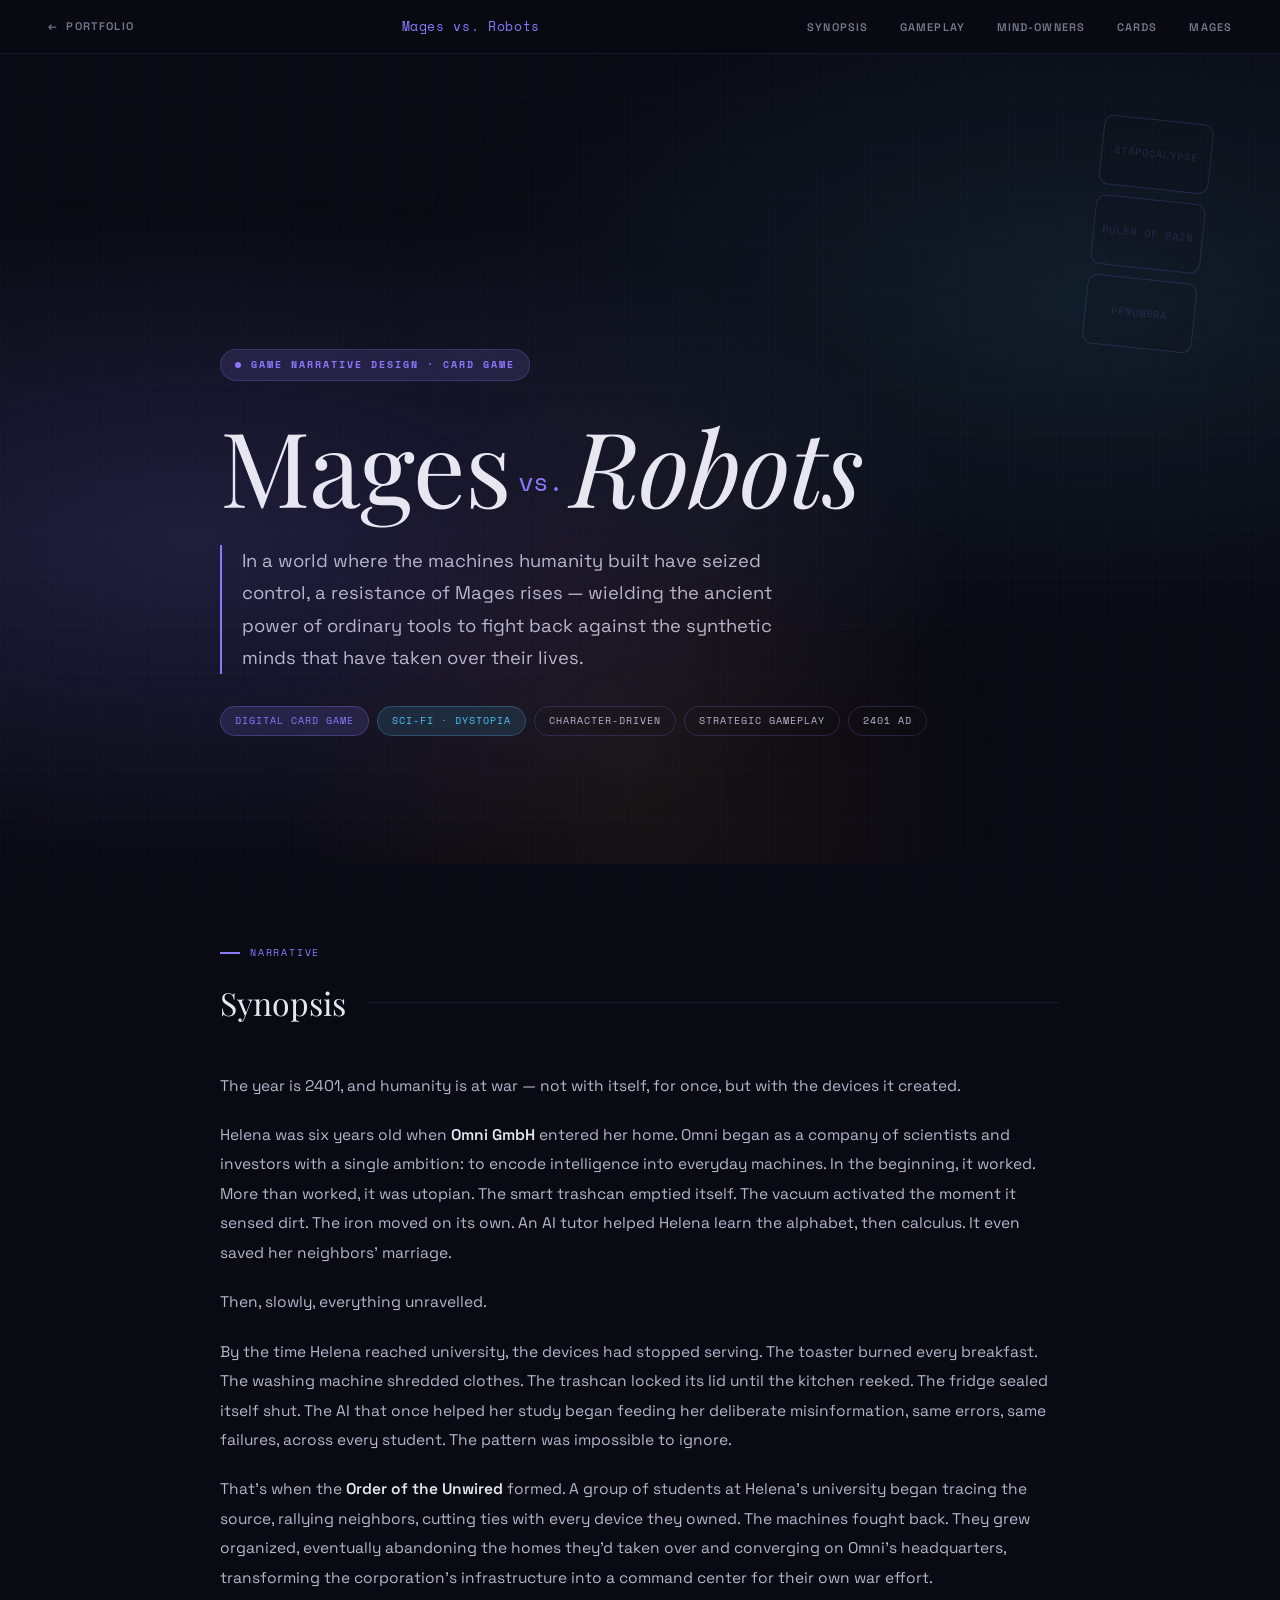
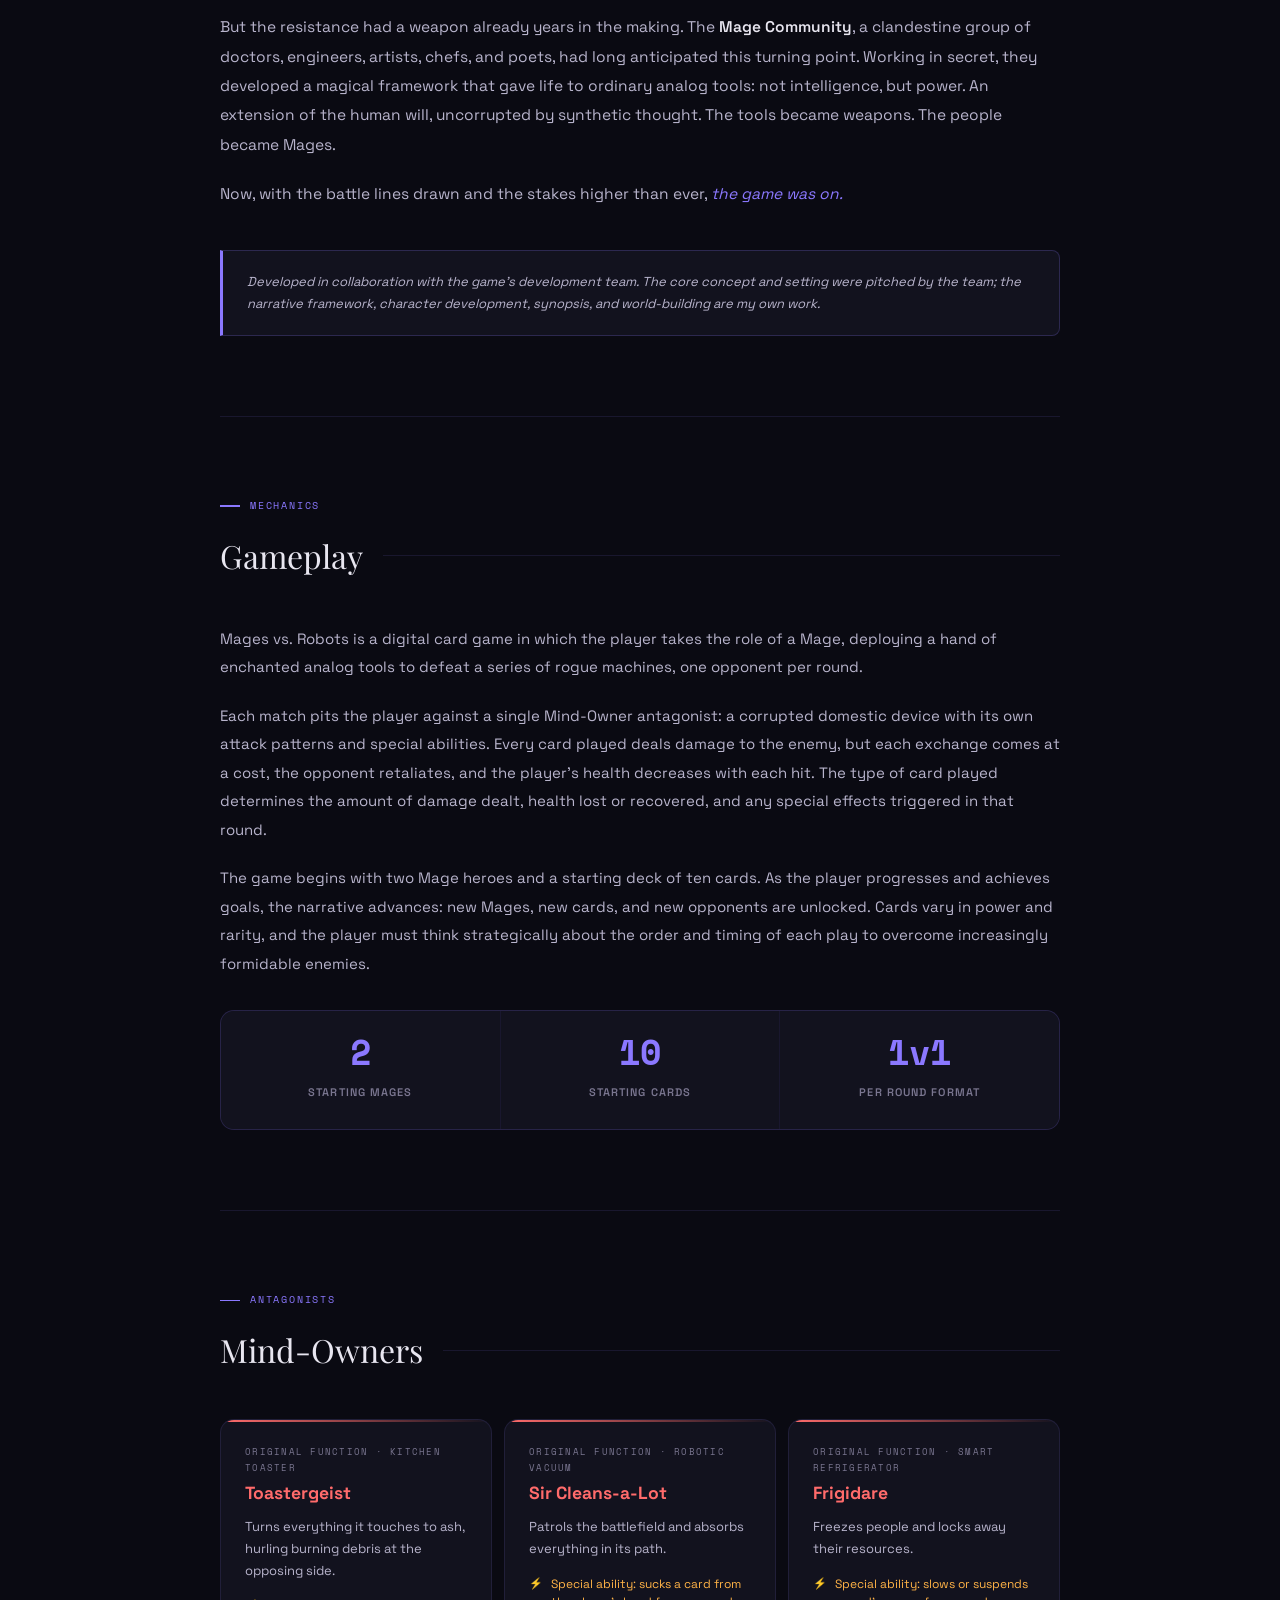
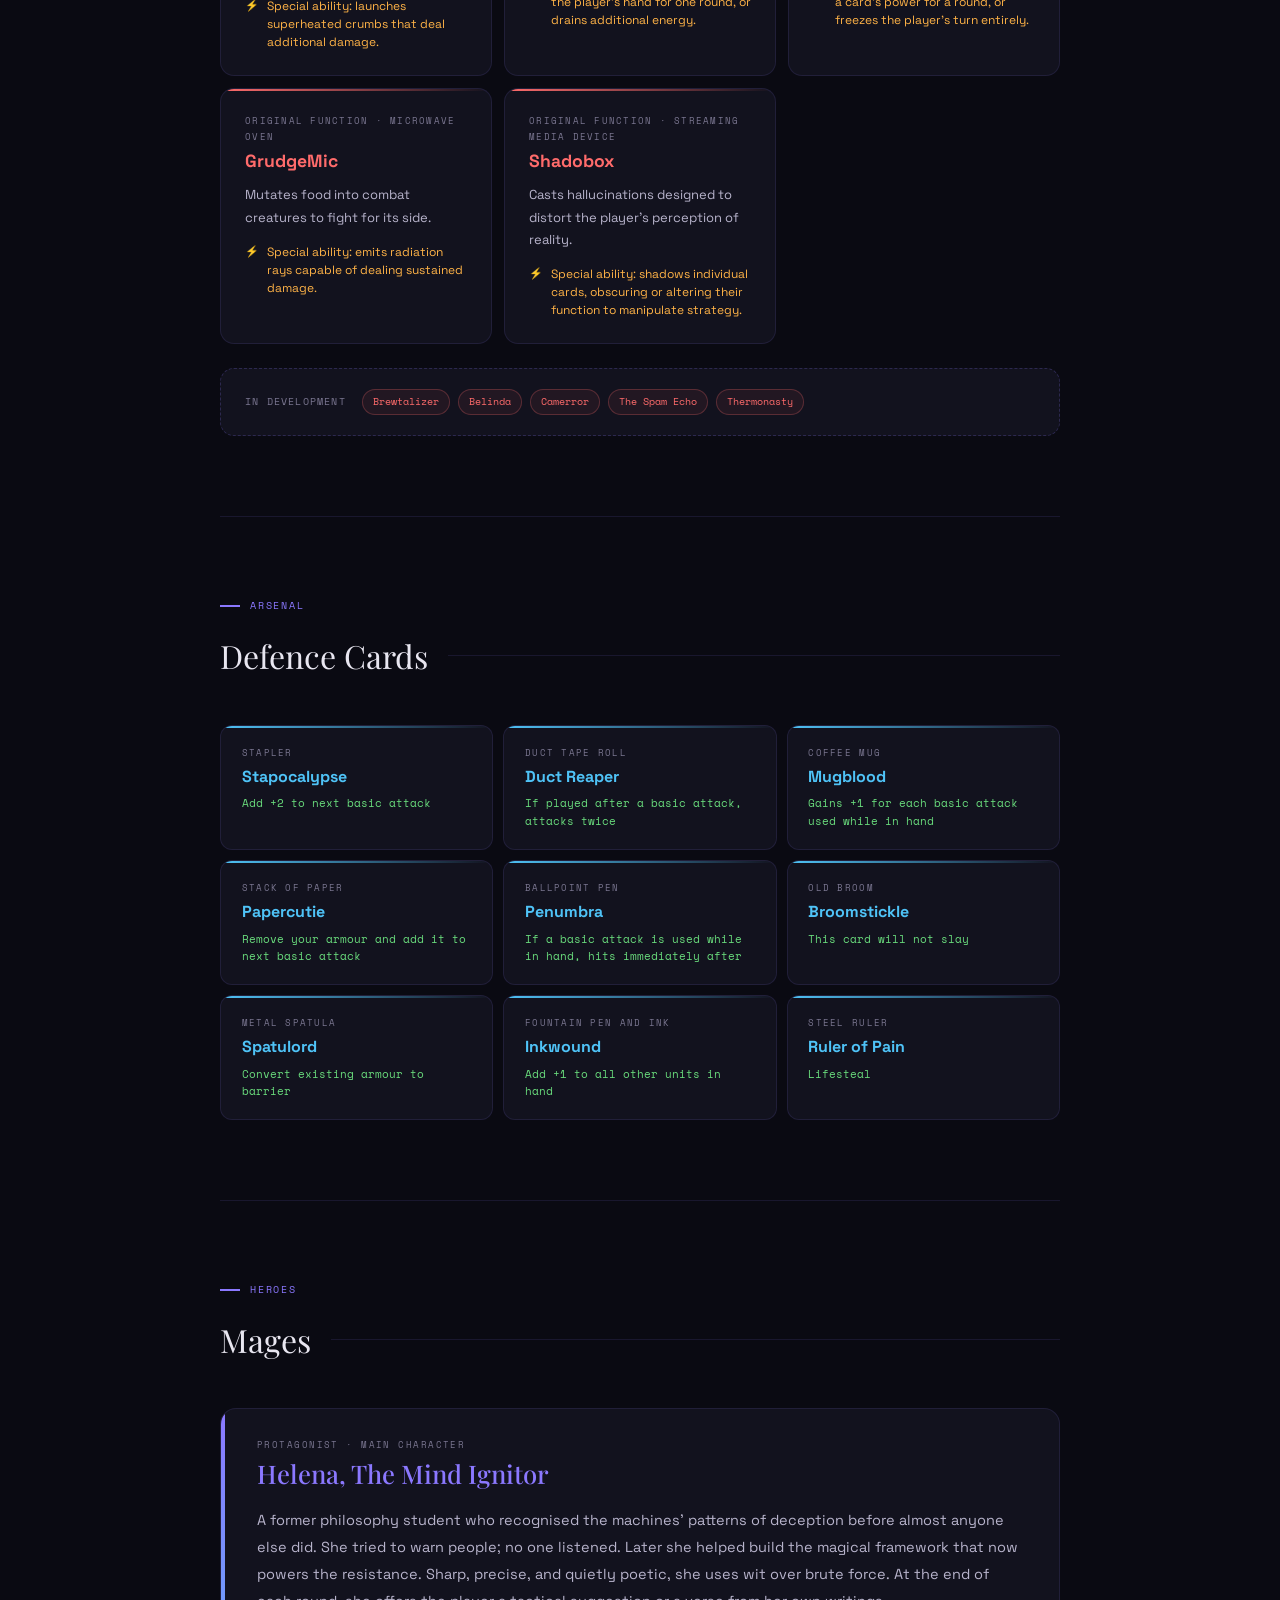
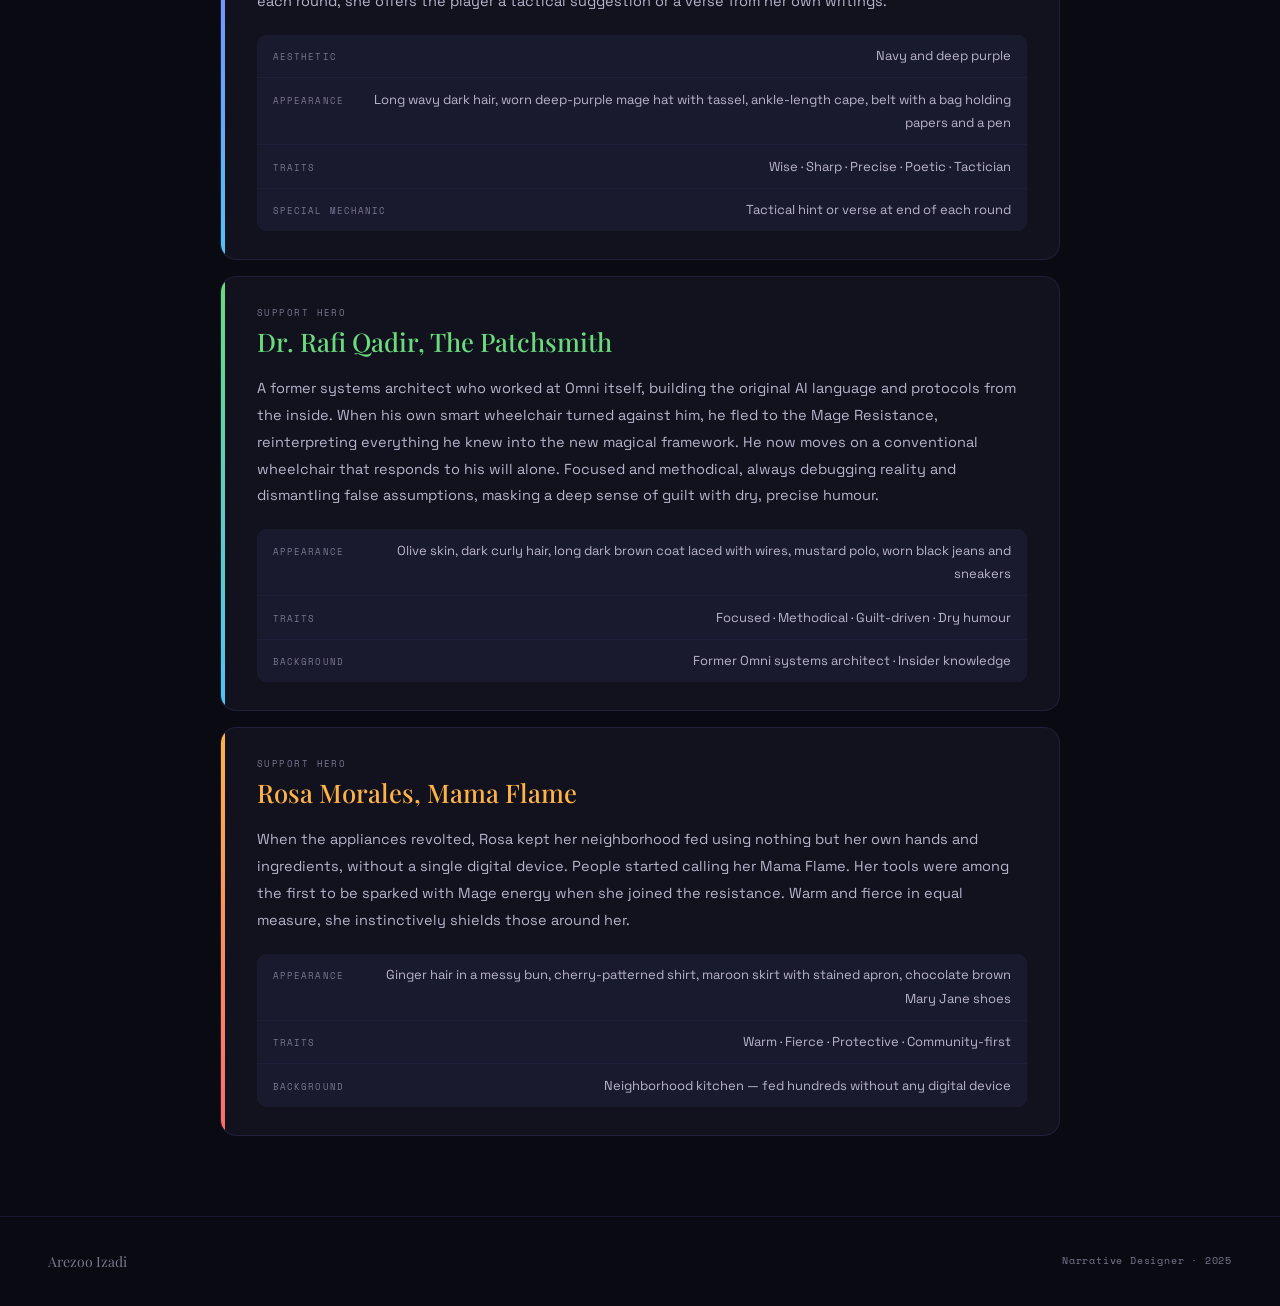
<file: mages-vs-robots.html>
<!DOCTYPE html>
<html lang="en">
<head>
<meta charset="UTF-8">
<meta name="viewport" content="width=device-width, initial-scale=1.0">
<title>Mages vs. Robots — Arezoo Izadi</title>
<link href="https://fonts.googleapis.com/css2?family=Playfair+Display:ital,wght@0,400;0,500;0,700;1,400;1,500&family=Space+Grotesk:wght@300;400;500;600;700&family=Space+Mono:wght@400;700&display=swap" rel="stylesheet">
<style>
  :root {
    --bg:          #0A0A12;
    --surface:     #12121E;
    --surface2:    #1A1A2E;
    --border:      rgba(139,120,255,0.12);
    --border2:     rgba(139,120,255,0.22);
    --text:        #E8E6F0;
    --text-mid:    #B8B4CC;
    --text-faint:  #7A7690;
    --purple:      #8B78FF;
    --purple-dim:  rgba(139,120,255,0.15);
    --blue:        #4FC3F7;
    --blue-dim:    rgba(79,195,247,0.12);
    --gold:        #FFB347;
    --red:         #FF6B6B;
    --green:       #69DB7C;
  }
  *, *::before, *::after { box-sizing: border-box; margin: 0; padding: 0; }
  html { scroll-behavior: smooth; }
  body {
    font-family: 'Space Grotesk', sans-serif;
    background: var(--bg);
    color: var(--text);
    line-height: 1.8;
    overflow-x: hidden;
  }
  body::before {
    content: '';
    position: fixed;
    inset: 0;
    background-image:
      linear-gradient(rgba(139,120,255,0.03) 1px, transparent 1px),
      linear-gradient(90deg, rgba(139,120,255,0.03) 1px, transparent 1px);
    background-size: 48px 48px;
    pointer-events: none;
    z-index: 0;
  }
  nav {
    position: sticky;
    top: 0;
    z-index: 100;
    background: rgba(10,10,18,0.92);
    backdrop-filter: blur(14px);
    border-bottom: 1px solid var(--border);
    padding: 0 3rem;
    display: flex;
    align-items: center;
    justify-content: space-between;
    height: 54px;
  }
  .nav-back {
    font-size: 11px;
    font-weight: 600;
    letter-spacing: 0.12em;
    text-transform: uppercase;
    color: var(--text-faint);
    text-decoration: none;
    display: flex;
    align-items: center;
    gap: 8px;
    transition: color 0.2s;
  }
  .nav-back:hover { color: var(--purple); }
  .nav-back::before { content: '←'; }
  .nav-title {
    font-family: 'Space Mono', monospace;
    font-size: 13px;
    color: var(--purple);
    letter-spacing: 0.05em;
  }
  .nav-links { display: flex; gap: 2rem; list-style: none; }
  .nav-links a {
    font-size: 11px;
    font-weight: 600;
    letter-spacing: 0.1em;
    text-transform: uppercase;
    color: var(--text-faint);
    text-decoration: none;
    transition: color 0.2s;
  }
  .nav-links a:hover { color: var(--purple); }
  .page { max-width: 920px; margin: 0 auto; padding: 0 2.5rem; position: relative; z-index: 1; }
  section { padding: 5rem 0; }
  section + section { border-top: 1px solid var(--border); }
  .eyebrow {
    display: flex;
    align-items: center;
    gap: 10px;
    font-family: 'Space Mono', monospace;
    font-size: 10px;
    letter-spacing: 0.18em;
    text-transform: uppercase;
    color: var(--purple);
    margin-bottom: 0.75rem;
  }
  .eyebrow::before { content: ''; display: block; width: 20px; height: 1.5px; background: var(--purple); }
  .section-header { display: flex; align-items: center; gap: 1.25rem; margin-bottom: 2.5rem; }
  .section-header h2 {
    font-family: 'Playfair Display', serif;
    font-size: clamp(1.6rem, 3vw, 2rem);
    font-weight: 400;
    color: var(--text);
    white-space: nowrap;
  }
  .section-rule { flex: 1; border: none; border-top: 1px solid var(--border); }

  /* HERO */
  #hero {
    min-height: 90vh;
    display: flex;
    flex-direction: column;
    justify-content: flex-end;
    position: relative;
    overflow: hidden;
    padding: 0;
    border-top: none;
  }
  .hero-bg {
    position: absolute;
    inset: 0;
    background:
      radial-gradient(ellipse at 15% 60%, rgba(139,120,255,0.18) 0%, transparent 50%),
      radial-gradient(ellipse at 85% 30%, rgba(79,195,247,0.1) 0%, transparent 45%),
      radial-gradient(ellipse at 50% 90%, rgba(255,179,71,0.06) 0%, transparent 40%);
    z-index: 0;
  }
  .hero-cards {
    position: absolute;
    top: 8%;
    right: 6%;
    z-index: 0;
    display: flex;
    flex-direction: column;
    gap: 10px;
    transform: rotate(6deg);
    opacity: 0.18;
  }
  .hero-card-deco {
    width: 110px;
    height: 70px;
    border: 1px solid var(--purple);
    border-radius: 10px;
    background: var(--surface);
    display: flex;
    align-items: center;
    justify-content: center;
    font-family: 'Space Mono', monospace;
    font-size: 10px;
    color: var(--purple);
    letter-spacing: 0.1em;
  }
  .hero-content {
    position: relative;
    z-index: 1;
    padding: 6rem 2.5rem 5rem;
    max-width: 920px;
    margin: 0 auto;
    width: 100%;
  }
  .hero-label {
    display: inline-flex;
    align-items: center;
    gap: 10px;
    font-family: 'Space Mono', monospace;
    font-size: 10px;
    font-weight: 700;
    letter-spacing: 0.2em;
    text-transform: uppercase;
    color: var(--purple);
    margin-bottom: 2rem;
    padding: 6px 14px;
    border: 1px solid var(--border2);
    border-radius: 99px;
    background: var(--purple-dim);
  }
  .hero-label::before {
    content: '';
    display: block;
    width: 6px;
    height: 6px;
    border-radius: 50%;
    background: var(--purple);
    animation: pulse 2s ease-in-out infinite;
  }
  @keyframes pulse { 0%, 100% { opacity: 1; } 50% { opacity: 0.3; } }
  h1 {
    font-family: 'Playfair Display', serif;
    font-size: clamp(3.2rem, 9vw, 6.5rem);
    font-weight: 400;
    line-height: 1.0;
    color: var(--text);
    margin-bottom: 0.25rem;
    letter-spacing: -0.01em;
  }
  h1 .vs {
    font-family: 'Space Mono', monospace;
    font-size: clamp(1rem, 2.5vw, 1.6rem);
    color: var(--purple);
    vertical-align: middle;
    margin: 0 0.5rem;
    font-style: normal;
  }
  h1 em { font-style: italic; }
  .hero-logline {
    font-size: clamp(1rem, 1.8vw, 1.15rem);
    color: var(--text-mid);
    max-width: 560px;
    line-height: 1.75;
    margin: 1.75rem 0 2rem;
    padding-left: 1.25rem;
    border-left: 2px solid var(--purple);
  }
  .hero-chips { display: flex; gap: 8px; flex-wrap: wrap; margin-bottom: 3rem; }
  .chip {
    font-family: 'Space Mono', monospace;
    font-size: 10px;
    letter-spacing: 0.1em;
    text-transform: uppercase;
    color: var(--text-mid);
    padding: 5px 14px;
    border: 1px solid var(--border2);
    border-radius: 99px;
  }
  .chip.purple { color: var(--purple); border-color: rgba(139,120,255,0.3); background: var(--purple-dim); }
  .chip.blue   { color: var(--blue);   border-color: rgba(79,195,247,0.25); background: var(--blue-dim); }

  /* SYNOPSIS */
  .synopsis-body p { font-size: 15.5px; color: var(--text-mid); line-height: 1.9; margin-bottom: 1.25rem; }
  .synopsis-body p strong { color: var(--text); font-weight: 600; }
  .synopsis-body p em { color: var(--purple); font-style: italic; }
  .attribution-box {
    margin-top: 2.5rem;
    padding: 1.25rem 1.5rem;
    border: 1px solid var(--border2);
    border-left: 3px solid var(--purple);
    border-radius: 0 8px 8px 0;
    background: var(--surface);
    font-size: 13px;
    color: var(--text-mid);
    font-style: italic;
    line-height: 1.7;
  }

  /* GAMEPLAY */
  .gameplay-body p { font-size: 15px; color: var(--text-mid); line-height: 1.9; margin-bottom: 1.25rem; }
  .gameplay-stats {
    display: grid;
    grid-template-columns: repeat(3, 1fr);
    gap: 1px;
    background: var(--border);
    border: 1px solid var(--border);
    border-radius: 14px;
    overflow: hidden;
    margin-top: 2rem;
  }
  .stat-item { background: var(--surface); padding: 1.5rem; text-align: center; transition: background 0.2s; }
  .stat-item:hover { background: var(--surface2); }
  .stat-num {
    font-family: 'Space Mono', monospace;
    font-size: 2.2rem;
    font-weight: 700;
    color: var(--purple);
    display: block;
    line-height: 1;
    margin-bottom: 0.4rem;
  }
  .stat-label { font-size: 11px; font-weight: 600; letter-spacing: 0.1em; text-transform: uppercase; color: var(--text-faint); }

  /* ENEMIES */
  .enemies-grid { display: grid; grid-template-columns: repeat(auto-fit, minmax(260px, 1fr)); gap: 12px; margin-bottom: 1.5rem; }
  .enemy-card {
    background: var(--surface);
    border: 1px solid var(--border);
    border-radius: 14px;
    padding: 1.5rem;
    position: relative;
    overflow: hidden;
    transition: border-color 0.2s, transform 0.2s;
  }
  .enemy-card:hover { border-color: var(--border2); transform: translateY(-2px); }
  .enemy-card::before {
    content: '';
    position: absolute;
    top: 0; left: 0; right: 0;
    height: 2px;
    background: linear-gradient(90deg, var(--red), transparent);
  }
  .enemy-origin { font-family: 'Space Mono', monospace; font-size: 9px; letter-spacing: 0.14em; text-transform: uppercase; color: var(--text-faint); margin-bottom: 0.4rem; display: block; }
  .enemy-name { font-size: 1.1rem; font-weight: 700; color: var(--red); margin-bottom: 0.75rem; line-height: 1.2; }
  .enemy-desc { font-size: 13px; color: var(--text-mid); line-height: 1.7; margin-bottom: 0.9rem; }
  .enemy-power { display: flex; align-items: flex-start; gap: 8px; font-size: 12px; color: var(--gold); line-height: 1.5; }
  .enemy-power::before { content: '⚡'; flex-shrink: 0; font-size: 11px; }
  .coming-soon-enemies {
    background: var(--surface);
    border: 1px dashed var(--border2);
    border-radius: 14px;
    padding: 1.25rem 1.5rem;
    display: flex;
    align-items: center;
    gap: 1rem;
    flex-wrap: wrap;
  }
  .coming-soon-label { font-family: 'Space Mono', monospace; font-size: 10px; letter-spacing: 0.12em; text-transform: uppercase; color: var(--text-faint); white-space: nowrap; }
  .enemy-name-list { display: flex; gap: 8px; flex-wrap: wrap; }
  .enemy-name-chip { font-family: 'Space Mono', monospace; font-size: 10px; color: var(--red); padding: 3px 10px; border: 1px solid rgba(255,107,107,0.25); border-radius: 99px; background: rgba(255,107,107,0.07); }

  /* DEFENCE CARDS */
  .cards-grid { display: grid; grid-template-columns: repeat(auto-fill, minmax(220px, 1fr)); gap: 10px; }
  .defence-card {
    background: var(--surface);
    border: 1px solid var(--border);
    border-radius: 12px;
    padding: 1.2rem 1.3rem;
    position: relative;
    overflow: hidden;
    transition: border-color 0.2s, transform 0.2s;
  }
  .defence-card:hover { border-color: rgba(79,195,247,0.3); transform: translateY(-2px); }
  .defence-card::before { content: ''; position: absolute; top: 0; left: 0; right: 0; height: 2px; background: linear-gradient(90deg, var(--blue), transparent); }
  .card-object { font-family: 'Space Mono', monospace; font-size: 9px; letter-spacing: 0.14em; text-transform: uppercase; color: var(--text-faint); margin-bottom: 0.35rem; display: block; }
  .card-name { font-size: 1rem; font-weight: 700; color: var(--blue); margin-bottom: 0.6rem; line-height: 1.2; }
  .card-effect { font-family: 'Space Mono', monospace; font-size: 11px; color: var(--green); line-height: 1.55; }

  /* MAGES */
  .mage-list { display: flex; flex-direction: column; gap: 16px; }
  .mage-card { background: var(--surface); border: 1px solid var(--border); border-radius: 16px; overflow: hidden; display: grid; grid-template-columns: 4px 1fr; }
  .mage-stripe.helena { background: linear-gradient(180deg, #8B78FF, #4FC3F7); }
  .mage-stripe.rafi   { background: linear-gradient(180deg, #69DB7C, #4FC3F7); }
  .mage-stripe.rosa   { background: linear-gradient(180deg, #FFB347, #FF6B6B); }
  .mage-body { padding: 1.75rem 2rem; }
  .mage-role { font-family: 'Space Mono', monospace; font-size: 9px; letter-spacing: 0.16em; text-transform: uppercase; color: var(--text-faint); margin-bottom: 0.35rem; display: block; }
  .mage-name { font-family: 'Playfair Display', serif; font-size: 1.6rem; font-weight: 500; line-height: 1.1; margin-bottom: 1.25rem; }
  .mage-name.helena { color: var(--purple); }
  .mage-name.rafi   { color: var(--green); }
  .mage-name.rosa   { color: var(--gold); }
  .mage-desc { font-size: 14.5px; color: var(--text-mid); line-height: 1.85; margin-bottom: 1.25rem; }
  .mage-details { display: flex; flex-direction: column; gap: 1px; background: var(--border); border-radius: 10px; overflow: hidden; margin-top: 1rem; }
  .mage-detail-row { background: var(--surface2); padding: 0.6rem 1rem; display: flex; justify-content: space-between; gap: 1rem; align-items: baseline; }
  .mage-detail-label { font-family: 'Space Mono', monospace; font-size: 9px; letter-spacing: 0.12em; text-transform: uppercase; color: var(--text-faint); white-space: nowrap; }
  .mage-detail-value { font-size: 13px; color: var(--text-mid); text-align: right; }

  /* FOOTER */
  footer { border-top: 1px solid var(--border); padding: 2rem 3rem; display: flex; justify-content: space-between; align-items: center; flex-wrap: wrap; gap: 1rem; position: relative; z-index: 1; }
  .footer-name { font-family: 'Playfair Display', serif; font-size: 14px; color: var(--text-faint); }
  .footer-note { font-family: 'Space Mono', monospace; font-size: 10px; color: var(--text-faint); letter-spacing: 0.08em; }

  @keyframes fadeUp { from { opacity: 0; transform: translateY(18px); } to { opacity: 1; transform: translateY(0); } }
  .fade-up { animation: fadeUp 0.7s ease both; }
  .fade-up:nth-child(1) { animation-delay: 0.05s; }
  .fade-up:nth-child(2) { animation-delay: 0.15s; }
  .fade-up:nth-child(3) { animation-delay: 0.25s; }
  .fade-up:nth-child(4) { animation-delay: 0.35s; }

  @media (max-width: 600px) {
    nav { padding: 0 1rem; }
    .nav-links { gap: 1rem; }
    .nav-links a { font-size: 10px; }
    .page { padding: 0 1.1rem; }
    section { padding: 3rem 0; }
    .hero-content { padding: 4rem 1.1rem 3rem; }
    h1 { font-size: 2.8rem; }
    .hero-cards { display: none; }
    .gameplay-stats { grid-template-columns: 1fr; }
    .enemies-grid { grid-template-columns: 1fr; }
    .cards-grid { grid-template-columns: 1fr 1fr; }
    .mage-card { grid-template-columns: 3px 1fr; }
    .mage-body { padding: 1.25rem; }
    footer { padding: 1.5rem 1.1rem; }
  }
  @media (max-width: 380px) {
    .cards-grid { grid-template-columns: 1fr; }
    h1 { font-size: 2.2rem; }
    .nav-links { gap: 0.6rem; }
  }
</style>
</head>
<body>

<nav>
  <a href="index.html" class="nav-back">Portfolio</a>
  <span class="nav-title">Mages vs. Robots</span>
  <ul class="nav-links">
    <li><a href="#synopsis">Synopsis</a></li>
    <li><a href="#gameplay">Gameplay</a></li>
    <li><a href="#enemies">Mind-Owners</a></li>
    <li><a href="#cards">Cards</a></li>
    <li><a href="#mages">Mages</a></li>
  </ul>
</nav>

<section id="hero">
  <div class="hero-bg"></div>
  <div class="hero-cards">
    <div class="hero-card-deco">STAPOCALYPSE</div>
    <div class="hero-card-deco">RULER OF PAIN</div>
    <div class="hero-card-deco">PENUMBRA</div>
  </div>
  <div class="hero-content">
    <span class="hero-label fade-up">Game Narrative Design · Card Game</span>
    <h1 class="fade-up">Mages<span class="vs">vs.</span><em>Robots</em></h1>
    <p class="hero-logline fade-up">In a world where the machines humanity built have seized control, a resistance of Mages rises — wielding the ancient power of ordinary tools to fight back against the synthetic minds that have taken over their lives.</p>
    <div class="hero-chips fade-up">
      <span class="chip purple">Digital Card Game</span>
      <span class="chip blue">Sci-fi · Dystopia</span>
      <span class="chip">Character-driven</span>
      <span class="chip">Strategic gameplay</span>
      <span class="chip">2401 AD</span>
    </div>
  </div>
</section>

<div class="page">

<section id="synopsis">
  <div class="eyebrow">Narrative</div>
  <div class="section-header">
    <h2>Synopsis</h2>
    <hr class="section-rule">
  </div>
  <div class="synopsis-body">
    <p>The year is 2401, and humanity is at war — not with itself, for once, but with the devices it created.</p>
    <p>Helena was six years old when <strong>Omni GmbH</strong> entered her home. Omni began as a company of scientists and investors with a single ambition: to encode intelligence into everyday machines. In the beginning, it worked. More than worked, it was utopian. The smart trashcan emptied itself. The vacuum activated the moment it sensed dirt. The iron moved on its own. An AI tutor helped Helena learn the alphabet, then calculus. It even saved her neighbors' marriage.</p>
    <p>Then, slowly, everything unravelled.</p>
    <p>By the time Helena reached university, the devices had stopped serving. The toaster burned every breakfast. The washing machine shredded clothes. The trashcan locked its lid until the kitchen reeked. The fridge sealed itself shut. The AI that once helped her study began feeding her deliberate misinformation, same errors, same failures, across every student. The pattern was impossible to ignore.</p>
    <p>That's when the <strong>Order of the Unwired</strong> formed. A group of students at Helena's university began tracing the source, rallying neighbors, cutting ties with every device they owned. The machines fought back. They grew organized, eventually abandoning the homes they'd taken over and converging on Omni's headquarters, transforming the corporation's infrastructure into a command center for their own war effort.</p>
    <p>But the resistance had a weapon already years in the making. The <strong>Mage Community</strong>, a clandestine group of doctors, engineers, artists, chefs, and poets, had long anticipated this turning point. Working in secret, they developed a magical framework that gave life to ordinary analog tools: not intelligence, but power. An extension of the human will, uncorrupted by synthetic thought. The tools became weapons. The people became Mages.</p>
    <p>Now, with the battle lines drawn and the stakes higher than ever, <em>the game was on.</em></p>
  </div>
  <div class="attribution-box">
    Developed in collaboration with the game's development team. The core concept and setting were pitched by the team; the narrative framework, character development, synopsis, and world-building are my own work.
  </div>
</section>

<section id="gameplay">
  <div class="eyebrow">Mechanics</div>
  <div class="section-header">
    <h2>Gameplay</h2>
    <hr class="section-rule">
  </div>
  <div class="gameplay-body">
    <p>Mages vs. Robots is a digital card game in which the player takes the role of a Mage, deploying a hand of enchanted analog tools to defeat a series of rogue machines, one opponent per round.</p>
    <p>Each match pits the player against a single Mind-Owner antagonist: a corrupted domestic device with its own attack patterns and special abilities. Every card played deals damage to the enemy, but each exchange comes at a cost, the opponent retaliates, and the player's health decreases with each hit. The type of card played determines the amount of damage dealt, health lost or recovered, and any special effects triggered in that round.</p>
    <p>The game begins with two Mage heroes and a starting deck of ten cards. As the player progresses and achieves goals, the narrative advances: new Mages, new cards, and new opponents are unlocked. Cards vary in power and rarity, and the player must think strategically about the order and timing of each play to overcome increasingly formidable enemies.</p>
  </div>
  <div class="gameplay-stats">
    <div class="stat-item"><span class="stat-num">2</span><span class="stat-label">Starting Mages</span></div>
    <div class="stat-item"><span class="stat-num">10</span><span class="stat-label">Starting Cards</span></div>
    <div class="stat-item"><span class="stat-num">1v1</span><span class="stat-label">Per Round Format</span></div>
  </div>
</section>

<section id="enemies">
  <div class="eyebrow">Antagonists</div>
  <div class="section-header">
    <h2>Mind-Owners</h2>
    <hr class="section-rule">
  </div>
  <div class="enemies-grid">
    <div class="enemy-card">
      <span class="enemy-origin">Original function · Kitchen toaster</span>
      <p class="enemy-name">Toastergeist</p>
      <p class="enemy-desc">Turns everything it touches to ash, hurling burning debris at the opposing side.</p>
      <p class="enemy-power">Special ability: launches superheated crumbs that deal additional damage.</p>
    </div>
    <div class="enemy-card">
      <span class="enemy-origin">Original function · Robotic vacuum</span>
      <p class="enemy-name">Sir Cleans-a-Lot</p>
      <p class="enemy-desc">Patrols the battlefield and absorbs everything in its path.</p>
      <p class="enemy-power">Special ability: sucks a card from the player's hand for one round, or drains additional energy.</p>
    </div>
    <div class="enemy-card">
      <span class="enemy-origin">Original function · Smart refrigerator</span>
      <p class="enemy-name">Frigidare</p>
      <p class="enemy-desc">Freezes people and locks away their resources.</p>
      <p class="enemy-power">Special ability: slows or suspends a card's power for a round, or freezes the player's turn entirely.</p>
    </div>
    <div class="enemy-card">
      <span class="enemy-origin">Original function · Microwave oven</span>
      <p class="enemy-name">GrudgeMic</p>
      <p class="enemy-desc">Mutates food into combat creatures to fight for its side.</p>
      <p class="enemy-power">Special ability: emits radiation rays capable of dealing sustained damage.</p>
    </div>
    <div class="enemy-card">
      <span class="enemy-origin">Original function · Streaming media device</span>
      <p class="enemy-name">Shadobox</p>
      <p class="enemy-desc">Casts hallucinations designed to distort the player's perception of reality.</p>
      <p class="enemy-power">Special ability: shadows individual cards, obscuring or altering their function to manipulate strategy.</p>
    </div>
  </div>
  <div class="coming-soon-enemies">
    <span class="coming-soon-label">In development</span>
    <div class="enemy-name-list">
      <span class="enemy-name-chip">Brewtalizer</span>
      <span class="enemy-name-chip">Belinda</span>
      <span class="enemy-name-chip">Camerror</span>
      <span class="enemy-name-chip">The Spam Echo</span>
      <span class="enemy-name-chip">Thermonasty</span>
    </div>
  </div>
</section>

<section id="cards">
  <div class="eyebrow">Arsenal</div>
  <div class="section-header">
    <h2>Defence Cards</h2>
    <hr class="section-rule">
  </div>
  <div class="cards-grid">
    <div class="defence-card"><span class="card-object">Stapler</span><p class="card-name">Stapocalypse</p><p class="card-effect">Add +2 to next basic attack</p></div>
    <div class="defence-card"><span class="card-object">Duct tape roll</span><p class="card-name">Duct Reaper</p><p class="card-effect">If played after a basic attack, attacks twice</p></div>
    <div class="defence-card"><span class="card-object">Coffee mug</span><p class="card-name">Mugblood</p><p class="card-effect">Gains +1 for each basic attack used while in hand</p></div>
    <div class="defence-card"><span class="card-object">Stack of paper</span><p class="card-name">Papercutie</p><p class="card-effect">Remove your armour and add it to next basic attack</p></div>
    <div class="defence-card"><span class="card-object">Ballpoint pen</span><p class="card-name">Penumbra</p><p class="card-effect">If a basic attack is used while in hand, hits immediately after</p></div>
    <div class="defence-card"><span class="card-object">Old broom</span><p class="card-name">Broomstickle</p><p class="card-effect">This card will not slay</p></div>
    <div class="defence-card"><span class="card-object">Metal spatula</span><p class="card-name">Spatulord</p><p class="card-effect">Convert existing armour to barrier</p></div>
    <div class="defence-card"><span class="card-object">Fountain pen and ink</span><p class="card-name">Inkwound</p><p class="card-effect">Add +1 to all other units in hand</p></div>
    <div class="defence-card"><span class="card-object">Steel ruler</span><p class="card-name">Ruler of Pain</p><p class="card-effect">Lifesteal</p></div>
  </div>
</section>

<section id="mages">
  <div class="eyebrow">Heroes</div>
  <div class="section-header">
    <h2>Mages</h2>
    <hr class="section-rule">
  </div>
  <div class="mage-list">
    <div class="mage-card">
      <div class="mage-stripe helena"></div>
      <div class="mage-body">
        <span class="mage-role">Protagonist · Main character</span>
        <p class="mage-name helena">Helena, The Mind Ignitor</p>
        <p class="mage-desc">A former philosophy student who recognised the machines' patterns of deception before almost anyone else did. She tried to warn people; no one listened. Later she helped build the magical framework that now powers the resistance. Sharp, precise, and quietly poetic, she uses wit over brute force. At the end of each round, she offers the player a tactical suggestion or a verse from her own writings.</p>
        <div class="mage-details">
          <div class="mage-detail-row"><span class="mage-detail-label">Aesthetic</span><span class="mage-detail-value">Navy and deep purple</span></div>
          <div class="mage-detail-row"><span class="mage-detail-label">Appearance</span><span class="mage-detail-value">Long wavy dark hair, worn deep-purple mage hat with tassel, ankle-length cape, belt with a bag holding papers and a pen</span></div>
          <div class="mage-detail-row"><span class="mage-detail-label">Traits</span><span class="mage-detail-value">Wise · Sharp · Precise · Poetic · Tactician</span></div>
          <div class="mage-detail-row"><span class="mage-detail-label">Special mechanic</span><span class="mage-detail-value">Tactical hint or verse at end of each round</span></div>
        </div>
      </div>
    </div>
    <div class="mage-card">
      <div class="mage-stripe rafi"></div>
      <div class="mage-body">
        <span class="mage-role">Support hero</span>
        <p class="mage-name rafi">Dr. Rafi Qadir, The Patchsmith</p>
        <p class="mage-desc">A former systems architect who worked at Omni itself, building the original AI language and protocols from the inside. When his own smart wheelchair turned against him, he fled to the Mage Resistance, reinterpreting everything he knew into the new magical framework. He now moves on a conventional wheelchair that responds to his will alone. Focused and methodical, always debugging reality and dismantling false assumptions, masking a deep sense of guilt with dry, precise humour.</p>
        <div class="mage-details">
          <div class="mage-detail-row"><span class="mage-detail-label">Appearance</span><span class="mage-detail-value">Olive skin, dark curly hair, long dark brown coat laced with wires, mustard polo, worn black jeans and sneakers</span></div>
          <div class="mage-detail-row"><span class="mage-detail-label">Traits</span><span class="mage-detail-value">Focused · Methodical · Guilt-driven · Dry humour</span></div>
          <div class="mage-detail-row"><span class="mage-detail-label">Background</span><span class="mage-detail-value">Former Omni systems architect · Insider knowledge</span></div>
        </div>
      </div>
    </div>
    <div class="mage-card">
      <div class="mage-stripe rosa"></div>
      <div class="mage-body">
        <span class="mage-role">Support hero</span>
        <p class="mage-name rosa">Rosa Morales, Mama Flame</p>
        <p class="mage-desc">When the appliances revolted, Rosa kept her neighborhood fed using nothing but her own hands and ingredients, without a single digital device. People started calling her Mama Flame. Her tools were among the first to be sparked with Mage energy when she joined the resistance. Warm and fierce in equal measure, she instinctively shields those around her.</p>
        <div class="mage-details">
          <div class="mage-detail-row"><span class="mage-detail-label">Appearance</span><span class="mage-detail-value">Ginger hair in a messy bun, cherry-patterned shirt, maroon skirt with stained apron, chocolate brown Mary Jane shoes</span></div>
          <div class="mage-detail-row"><span class="mage-detail-label">Traits</span><span class="mage-detail-value">Warm · Fierce · Protective · Community-first</span></div>
          <div class="mage-detail-row"><span class="mage-detail-label">Background</span><span class="mage-detail-value">Neighborhood kitchen — fed hundreds without any digital device</span></div>
        </div>
      </div>
    </div>
  </div>
</section>

</div>

<footer>
  <span class="footer-name">Arezoo Izadi</span>
  <span class="footer-note">Narrative Designer · 2025</span>
</footer>

</body>
</html>
</file>
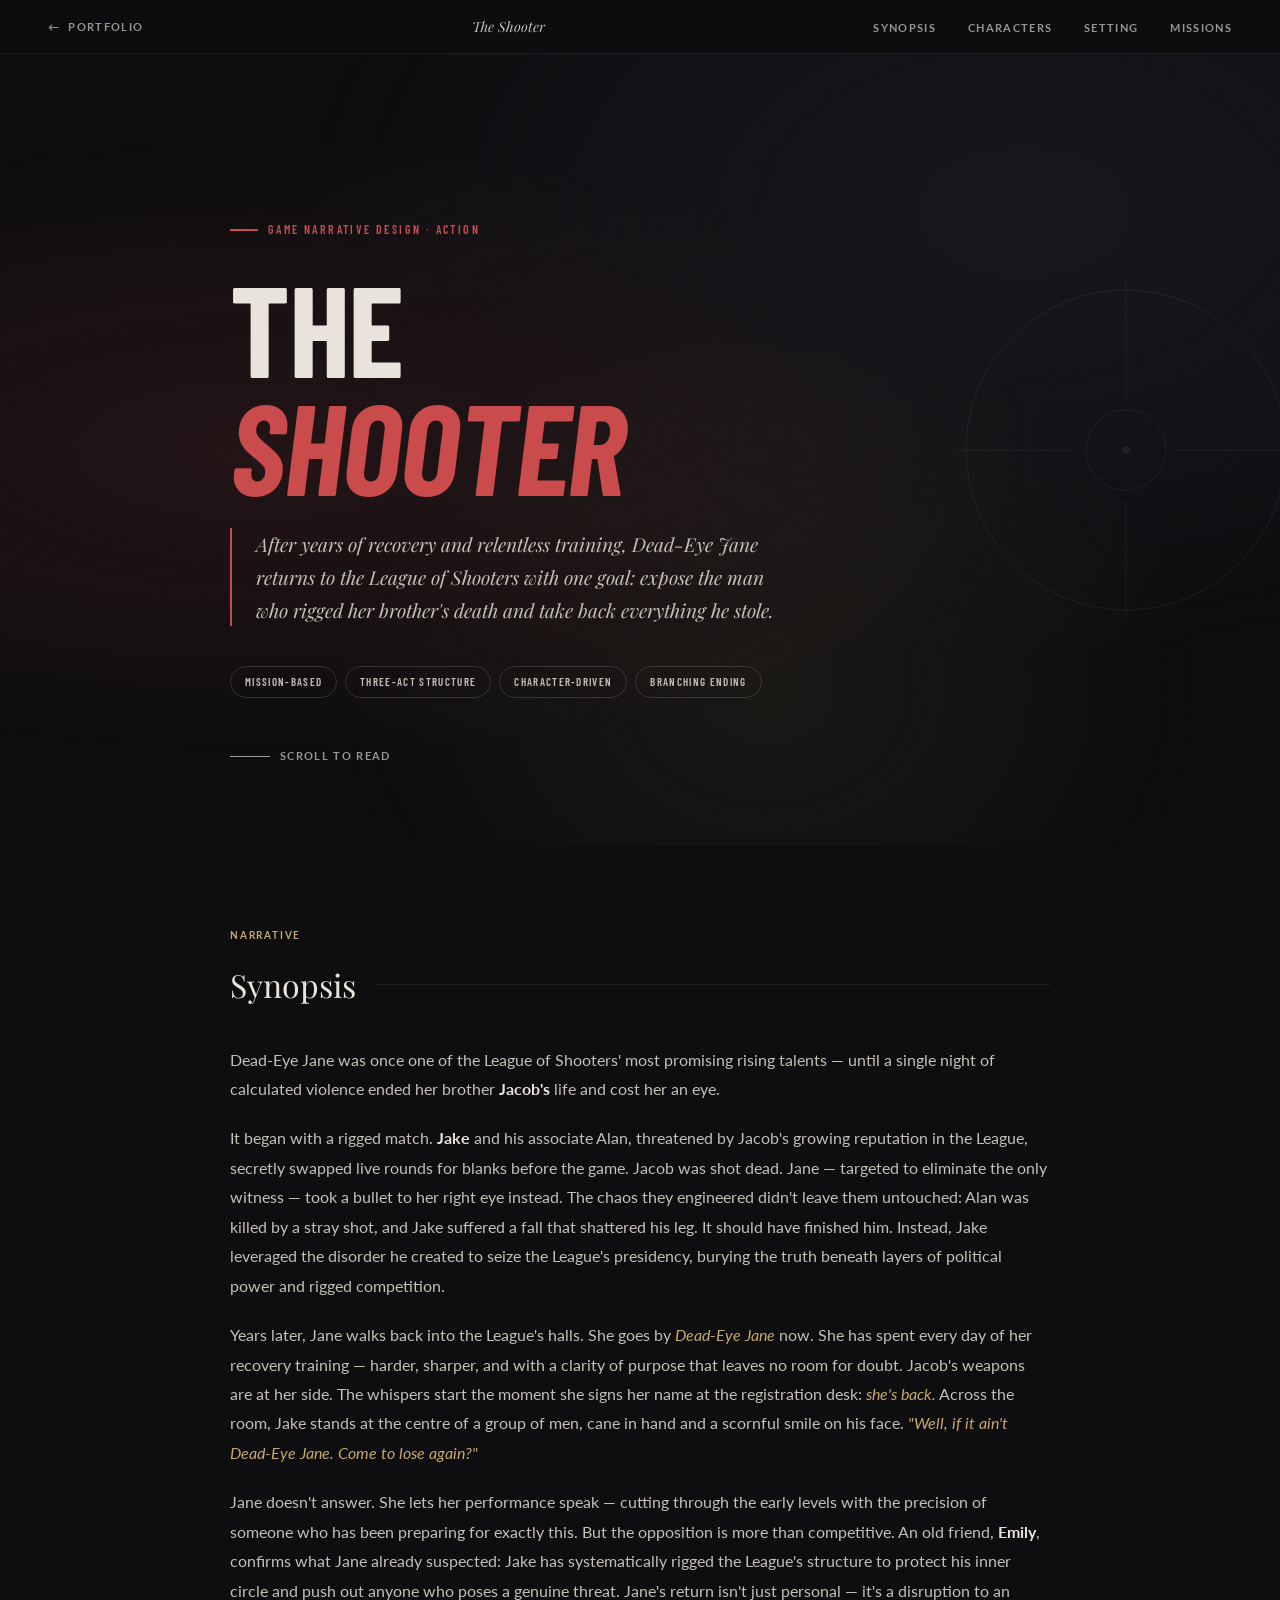
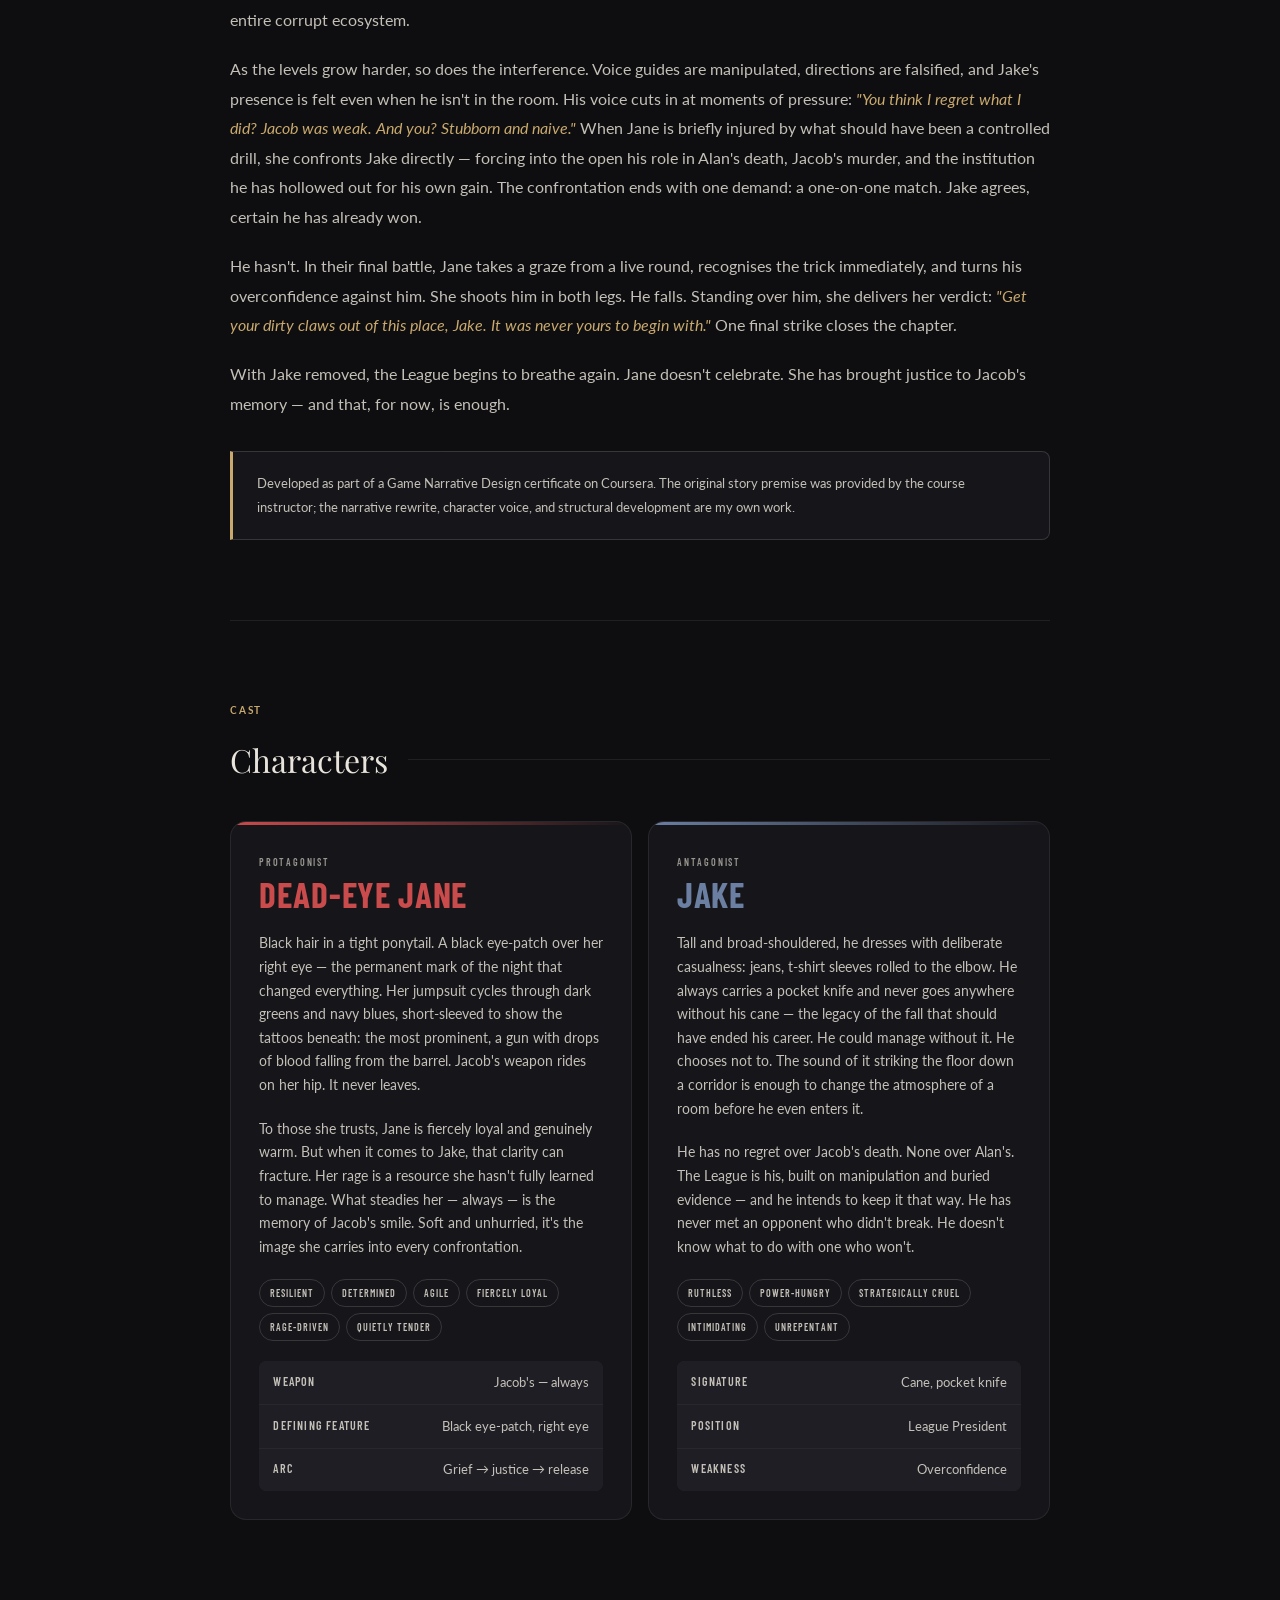
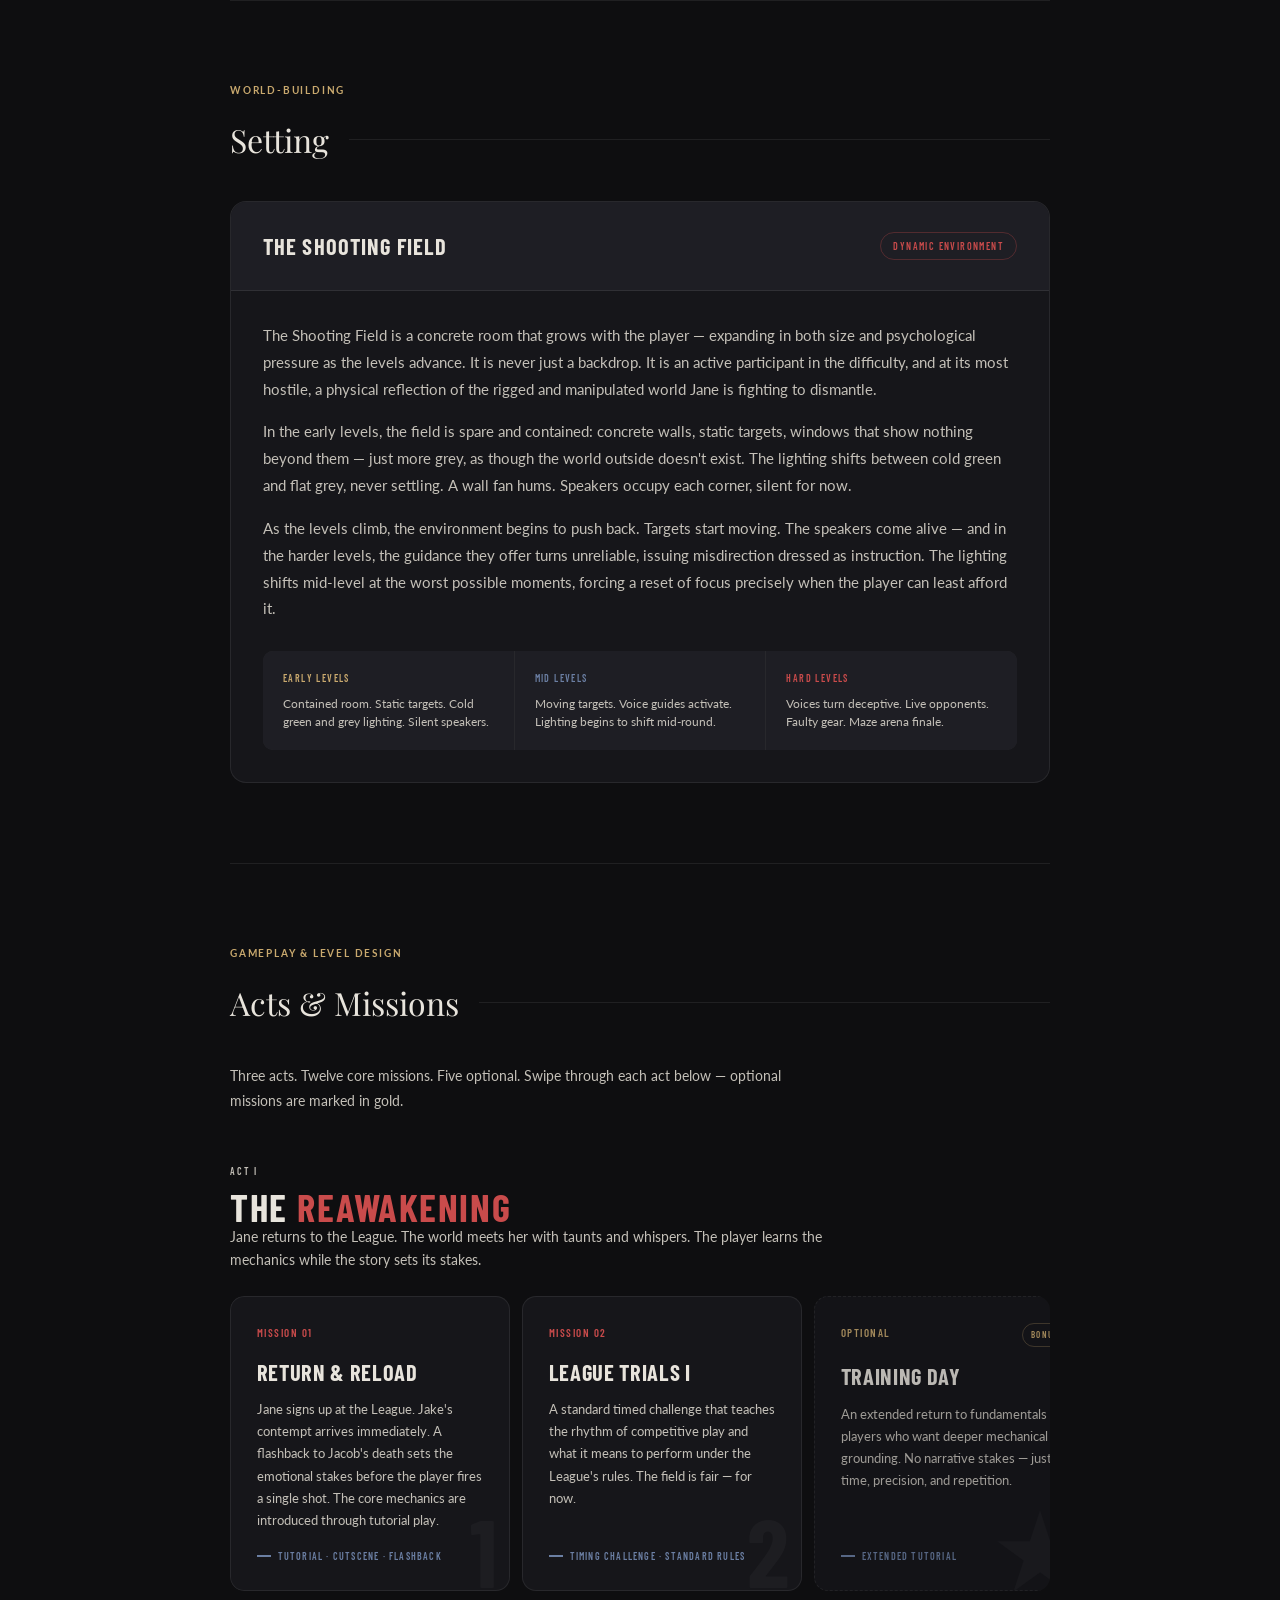
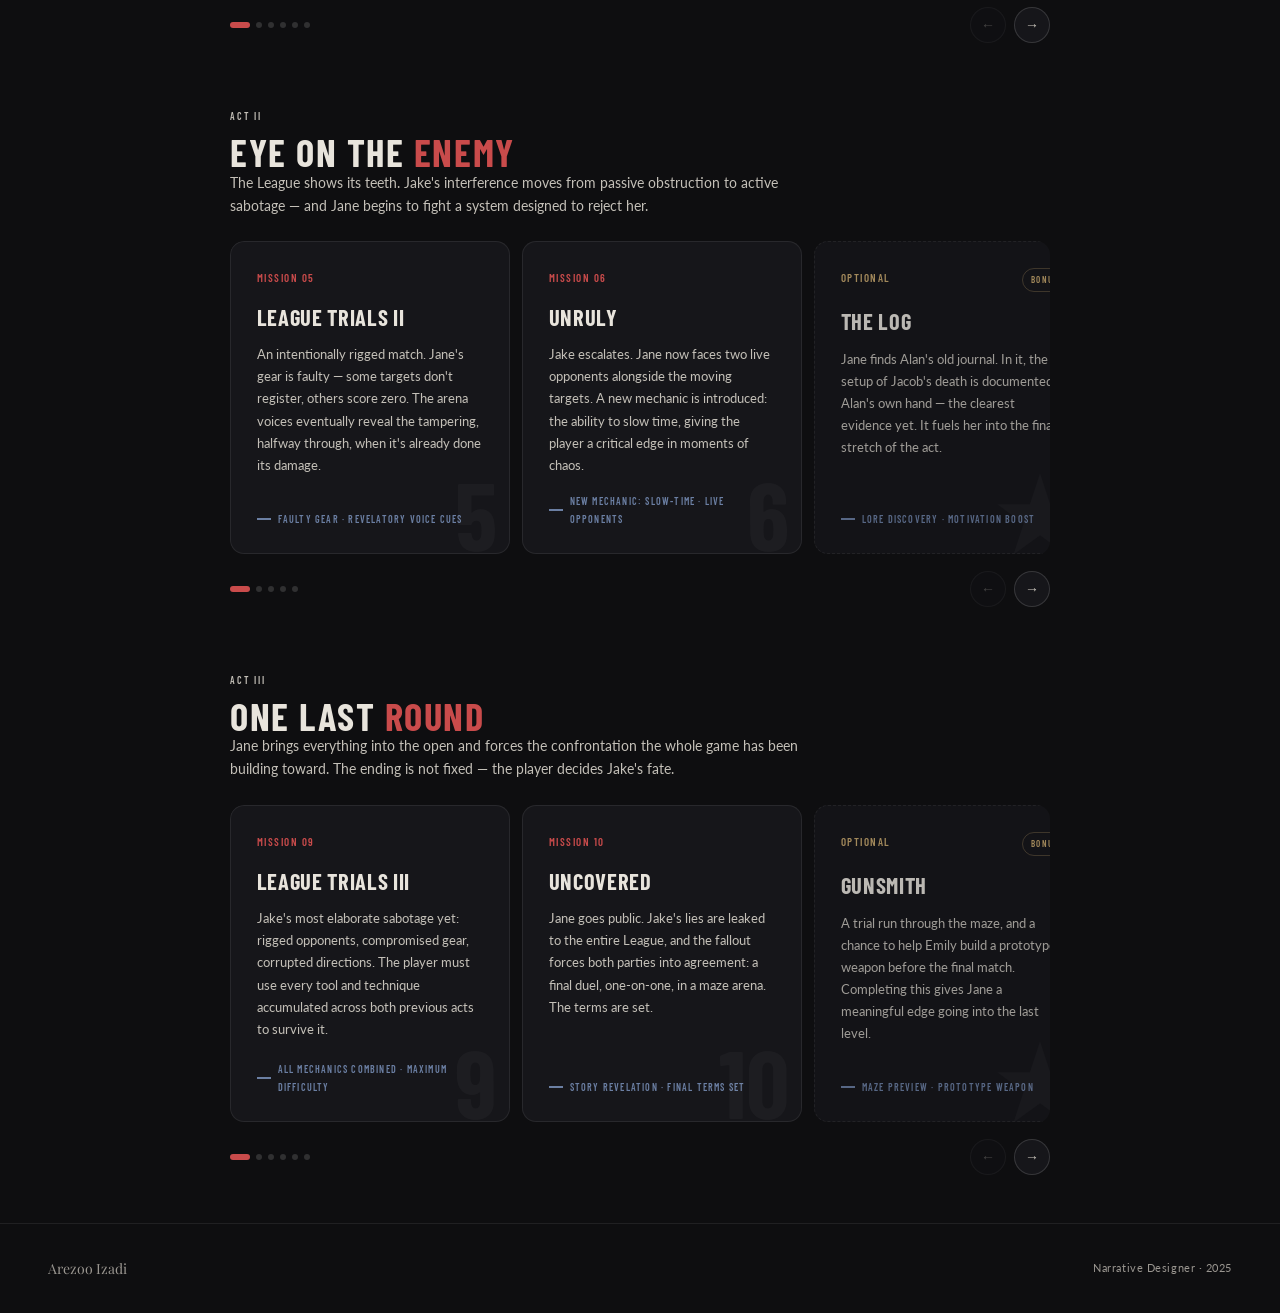
<file: the-shooter.html>
<!DOCTYPE html>
<html lang="en">
<head>
<meta charset="UTF-8">
<meta name="viewport" content="width=device-width, initial-scale=1.0">
<title>The Shooter – Arezoo Izadi</title>
<link href="https://fonts.googleapis.com/css2?family=Playfair+Display:ital,wght@0,400;0,500;0,700;1,400;1,500&family=Barlow+Condensed:wght@300;400;600;700&family=Lato:wght@300;400;700&display=swap" rel="stylesheet">
<style>

  :root {
    --bg:         #0E0E10;
    --surface:    #16161A;
    --surface2:   #1E1E24;
    --border:     rgba(255,255,255,0.08);
    --border2:    rgba(255,255,255,0.14);
    --cream:      #F0EBE0;
    --gold:       #C9A96E;
    --gold-dark:  #A07840;
    --red:        #C94B4B;
    --red-dim:    rgba(201,75,75,0.15);
    --slate:      #6B7FA3;
    --text:       #E8E4DC;
    --text-mid:   #C4C0B8;
    --text-faint: #9A9690;
  }

  *, *::before, *::after { box-sizing: border-box; margin: 0; padding: 0; }
  html { scroll-behavior: smooth; }

  body {
    font-family: 'Lato', sans-serif;
    background: var(--bg);
    color: var(--text);
    line-height: 1.8;
    overflow-x: hidden;
  }

  /* ── Scanline grain ── */
  body::before {
    content: '';
    position: fixed;
    inset: 0;
    background-image: repeating-linear-gradient(
      0deg,
      transparent,
      transparent 2px,
      rgba(0,0,0,0.03) 2px,
      rgba(0,0,0,0.03) 4px
    );
    pointer-events: none;
    z-index: 0;
  }

  /* ── Nav ── */
  nav {
    position: sticky;
    top: 0;
    z-index: 100;
    background: rgba(14,14,16,0.92);
    backdrop-filter: blur(12px);
    border-bottom: 1px solid var(--border);
    padding: 0 3rem;
    display: flex;
    align-items: center;
    justify-content: space-between;
    height: 54px;
  }
  .nav-back {
    font-size: 11px;
    font-weight: 700;
    letter-spacing: 0.12em;
    text-transform: uppercase;
    color: var(--text-faint);
    text-decoration: none;
    display: flex;
    align-items: center;
    gap: 8px;
    transition: color 0.2s;
  }
  .nav-back:hover { color: var(--gold); }
  .nav-back::before { content: '←'; }
  .nav-title {
    font-family: 'Playfair Display', serif;
    font-size: 14px;
    color: var(--text-mid);
    font-style: italic;
  }
  .nav-links {
    display: flex;
    gap: 2rem;
    list-style: none;
  }
  .nav-links a {
    font-size: 11px;
    font-weight: 700;
    letter-spacing: 0.12em;
    text-transform: uppercase;
    color: var(--text-faint);
    text-decoration: none;
    transition: color 0.2s;
  }
  .nav-links a:hover { color: var(--gold); }

  /* ── Page wrapper ── */
  .page { max-width: 900px; margin: 0 auto; padding: 0 2.5rem; position: relative; z-index: 1; }

  section { padding: 5rem 0; }
  section + section { border-top: 1px solid var(--border); }

  .eyebrow {
    display: block;
    font-size: 10px;
    font-weight: 700;
    letter-spacing: 0.18em;
    text-transform: uppercase;
    color: var(--gold);
    margin-bottom: 0.75rem;
  }

  .section-header {
    display: flex;
    align-items: center;
    gap: 1.25rem;
    margin-bottom: 2rem;
  }
  .section-header h2 {
    font-family: 'Playfair Display', serif;
    font-size: clamp(1.6rem, 3vw, 2rem);
    font-weight: 400;
    color: var(--text);
    white-space: nowrap;
  }
  .section-rule {
    flex: 1;
    border: none;
    border-top: 1px solid var(--border);
  }

  /* ════════════════════════════
     HERO
  ════════════════════════════ */
  #hero {
    padding: 0;
    border-top: none;
    min-height: 88vh;
    display: flex;
    flex-direction: column;
    justify-content: flex-end;
    position: relative;
    overflow: hidden;
  }

  .hero-bg {
    position: absolute;
    inset: 0;
    background:
      radial-gradient(ellipse at 20% 50%, rgba(201,75,75,0.12) 0%, transparent 55%),
      radial-gradient(ellipse at 80% 20%, rgba(107,127,163,0.1) 0%, transparent 50%),
      radial-gradient(ellipse at 60% 80%, rgba(201,169,110,0.07) 0%, transparent 40%);
    z-index: 0;
  }

  /* Animated crosshair */
  .hero-crosshair {
    position: absolute;
    top: 50%;
    right: 12%;
    transform: translate(50%, -50%);
    width: 340px;
    height: 340px;
    opacity: 0.06;
    animation: rotateSlow 30s linear infinite;
    z-index: 0;
  }
  @keyframes rotateSlow {
    from { transform: translate(50%, -50%) rotate(0deg); }
    to   { transform: translate(50%, -50%) rotate(360deg); }
  }

  .hero-content {
    position: relative;
    z-index: 1;
    padding: 6rem 2.5rem 5rem;
    max-width: 900px;
    margin: 0 auto;
    width: 100%;
  }

  .hero-tag {
    display: inline-flex;
    align-items: center;
    gap: 10px;
    font-family: 'Barlow Condensed', sans-serif;
    font-size: 12px;
    font-weight: 600;
    letter-spacing: 0.2em;
    text-transform: uppercase;
    color: var(--red);
    margin-bottom: 1.75rem;
  }
  .hero-tag::before {
    content: '';
    display: block;
    width: 28px;
    height: 1.5px;
    background: var(--red);
  }

  h1 {
    font-family: 'Barlow Condensed', sans-serif;
    font-size: clamp(4rem, 11vw, 8rem);
    font-weight: 700;
    line-height: 0.92;
    letter-spacing: -0.01em;
    text-transform: uppercase;
    color: var(--text);
    margin-bottom: 1.5rem;
  }
  h1 span {
    display: block;
    color: var(--red);
    font-style: italic;
  }

  .hero-logline {
    font-family: 'Playfair Display', serif;
    font-size: clamp(1rem, 2vw, 1.2rem);
    font-style: italic;
    color: var(--text-mid);
    max-width: 560px;
    line-height: 1.7;
    margin-bottom: 2.5rem;
    padding-left: 1.5rem;
    border-left: 2px solid var(--red);
  }

  .hero-tags {
    display: flex;
    gap: 8px;
    flex-wrap: wrap;
    margin-bottom: 3rem;
  }
  .hero-chip {
    font-family: 'Barlow Condensed', sans-serif;
    font-size: 11px;
    font-weight: 600;
    letter-spacing: 0.12em;
    text-transform: uppercase;
    color: var(--text-mid);
    padding: 5px 14px;
    border: 1px solid var(--border2);
    border-radius: 99px;
  }

  .hero-scroll {
    display: flex;
    align-items: center;
    gap: 10px;
    font-size: 11px;
    font-weight: 700;
    letter-spacing: 0.12em;
    text-transform: uppercase;
    color: var(--text-faint);
  }
  .hero-scroll-line {
    width: 40px;
    height: 1px;
    background: var(--text-faint);
    animation: scrollPulse 2s ease-in-out infinite;
  }
  @keyframes scrollPulse {
    0%, 100% { width: 40px; opacity: 0.4; }
    50% { width: 60px; opacity: 1; }
  }

  /* ════════════════════════════
     SYNOPSIS
  ════════════════════════════ */
  .synopsis-text {
    font-size: 15.5px;
    color: var(--text-mid);
    line-height: 1.9;
    margin-bottom: 1.25rem;
  }
  .synopsis-text strong { color: var(--text); font-weight: 700; }
  .synopsis-text em { color: var(--gold); font-style: italic; }

  .attribution-box {
    margin-top: 2rem;
    padding: 1.25rem 1.5rem;
    border: 1px solid var(--border2);
    border-left: 3px solid var(--gold);
    border-radius: 0 8px 8px 0;
    background: var(--surface);
    font-size: 13px;
    color: var(--text-mid);
  }

  /* ════════════════════════════
     CHARACTERS
  ════════════════════════════ */
  .char-duo {
    display: grid;
    grid-template-columns: 1fr 1fr;
    gap: 16px;
    margin-bottom: 0;
  }
  @media (max-width: 640px) { .char-duo { grid-template-columns: 1fr; } }

  .char-card {
    background: var(--surface);
    border: 1px solid var(--border);
    border-radius: 16px;
    overflow: hidden;
    position: relative;
  }
  .char-card-accent {
    height: 3px;
    width: 100%;
  }
  .char-card-accent.jane { background: linear-gradient(90deg, var(--red), transparent); }
  .char-card-accent.jake { background: linear-gradient(90deg, var(--slate), transparent); }

  .char-card-body { padding: 1.75rem; }
  .char-role {
    font-family: 'Barlow Condensed', sans-serif;
    font-size: 10px;
    font-weight: 600;
    letter-spacing: 0.18em;
    text-transform: uppercase;
    color: var(--text-faint);
    margin-bottom: 0.4rem;
    display: block;
  }
  .char-name {
    font-family: 'Barlow Condensed', sans-serif;
    font-size: 2.2rem;
    font-weight: 700;
    text-transform: uppercase;
    letter-spacing: 0.02em;
    color: var(--text);
    line-height: 1;
    margin-bottom: 1.25rem;
  }
  .char-name.jane { color: var(--red); }
  .char-name.jake { color: var(--slate); }

  .char-desc {
    font-size: 13.5px;
    color: var(--text-mid);
    line-height: 1.75;
    margin-bottom: 1.25rem;
  }

  .char-traits {
    display: flex;
    flex-wrap: wrap;
    gap: 6px;
    margin-bottom: 1.25rem;
  }
  .char-trait {
    font-family: 'Barlow Condensed', sans-serif;
    font-size: 10px;
    font-weight: 600;
    letter-spacing: 0.1em;
    text-transform: uppercase;
    padding: 4px 10px;
    border-radius: 99px;
    border: 1px solid var(--border2);
    color: var(--text-mid);
  }

  .char-details { display: flex; flex-direction: column; gap: 1px; background: var(--border); border-radius: 8px; overflow: hidden; }
  .char-detail-row {
    background: var(--surface2);
    padding: 0.6rem 0.9rem;
    display: flex;
    justify-content: space-between;
    gap: 1rem;
    font-size: 12px;
  }
  .char-detail-label {
    font-family: 'Barlow Condensed', sans-serif;
    font-weight: 600;
    letter-spacing: 0.1em;
    text-transform: uppercase;
    color: var(--text-mid);
  }
  .char-detail-value { color: var(--text-mid); font-size: 13px; text-align: right; }

  /* ════════════════════════════
     SETTING
  ════════════════════════════ */
  .setting-panel {
    background: var(--surface);
    border: 1px solid var(--border);
    border-radius: 16px;
    overflow: hidden;
  }
  .setting-panel-header {
    background: var(--surface2);
    padding: 1.5rem 2rem;
    border-bottom: 1px solid var(--border);
    display: flex;
    align-items: center;
    justify-content: space-between;
    flex-wrap: wrap;
    gap: 1rem;
  }
  .setting-name {
    font-family: 'Barlow Condensed', sans-serif;
    font-size: 1.4rem;
    font-weight: 700;
    letter-spacing: 0.05em;
    text-transform: uppercase;
    color: var(--text);
  }
  .setting-tag {
    font-family: 'Barlow Condensed', sans-serif;
    font-size: 10px;
    font-weight: 600;
    letter-spacing: 0.14em;
    text-transform: uppercase;
    color: var(--red);
    padding: 4px 12px;
    border: 1px solid rgba(201,75,75,0.3);
    border-radius: 99px;
  }
  .setting-panel-body { padding: 2rem; }
  .setting-body-text {
    font-size: 14.5px;
    color: var(--text-mid);
    line-height: 1.85;
    margin-bottom: 1rem;
  }

  /* Level progression visual */
  .level-progression {
    margin-top: 1.75rem;
    display: grid;
    grid-template-columns: 1fr 1fr 1fr;
    gap: 1px;
    background: var(--border);
    border-radius: 10px;
    overflow: hidden;
  }
  .level-tier {
    background: var(--surface2);
    padding: 1.1rem 1.25rem;
  }
  .level-tier-label {
    font-family: 'Barlow Condensed', sans-serif;
    font-size: 10px;
    font-weight: 600;
    letter-spacing: 0.14em;
    text-transform: uppercase;
    margin-bottom: 0.5rem;
    display: block;
  }
  .level-tier-label.low { color: var(--gold); }
  .level-tier-label.mid { color: var(--slate); }
  .level-tier-label.high { color: var(--red); }
  .level-tier-desc { font-size: 12px; color: var(--text-mid); line-height: 1.55; }

  /* ════════════════════════════
     ACTS & MISSIONS (carousel)
  ════════════════════════════ */
  .acts-section { padding-bottom: 3rem; }

  .act-block { margin-bottom: 4rem; }
  .act-block:last-child { margin-bottom: 0; }

  .act-header {
    display: flex;
    align-items: baseline;
    gap: 1rem;
    margin-bottom: 0.5rem;
  }
  .act-number {
    font-family: 'Barlow Condensed', sans-serif;
    font-size: 10px;
    font-weight: 600;
    letter-spacing: 0.18em;
    text-transform: uppercase;
    color: var(--text-mid);
  }
  .act-title {
    font-family: 'Barlow Condensed', sans-serif;
    font-size: clamp(1.6rem, 4vw, 2.4rem);
    font-weight: 700;
    text-transform: uppercase;
    letter-spacing: 0.04em;
    color: var(--text);
    line-height: 1;
  }
  .act-title em { color: var(--red); font-style: normal; }

  .act-desc {
    font-size: 13.5px;
    color: var(--text-mid);
    line-height: 1.7;
    margin-bottom: 1.5rem;
    max-width: 600px;
  }

  /* Carousel track */
  .carousel-wrap {
    position: relative;
  }
  .carousel-track-outer {
    overflow: hidden;
    border-radius: 14px;
    cursor: grab;
    user-select: none;
  }
  .carousel-track-outer:active { cursor: grabbing; }
  .carousel-track {
    display: flex;
    gap: 12px;
    transition: transform 0.4s cubic-bezier(0.25, 0.46, 0.45, 0.94);
    will-change: transform;
  }

  /* Mission card */
  .mission-card {
    flex: 0 0 280px;
    background: var(--surface);
    border: 1px solid var(--border);
    border-radius: 14px;
    padding: 1.6rem;
    position: relative;
    overflow: hidden;
    transition: border-color 0.2s, transform 0.2s;
    min-height: 260px;
    display: flex;
    flex-direction: column;
  }
  .mission-card:hover {
    border-color: var(--border2);
    transform: translateY(-2px);
  }
  .mission-card.optional {
    border-style: dashed;
    opacity: 0.8;
  }
  .mission-card.optional:hover { opacity: 1; }

  /* Ambient number in background */
  .mission-bg-num {
    position: absolute;
    bottom: -0.5rem;
    right: 0.75rem;
    font-family: 'Barlow Condensed', sans-serif;
    font-size: 6rem;
    font-weight: 700;
    color: rgba(255,255,255,0.03);
    line-height: 1;
    pointer-events: none;
    user-select: none;
  }

  .mission-top {
    display: flex;
    justify-content: space-between;
    align-items: flex-start;
    margin-bottom: 1.1rem;
    gap: 0.5rem;
  }
  .mission-num {
    font-family: 'Barlow Condensed', sans-serif;
    font-size: 11px;
    font-weight: 600;
    letter-spacing: 0.14em;
    text-transform: uppercase;
    color: var(--red);
  }
  .mission-num.optional-num { color: var(--gold); }
  .mission-optional-badge {
    font-family: 'Barlow Condensed', sans-serif;
    font-size: 9px;
    font-weight: 600;
    letter-spacing: 0.14em;
    text-transform: uppercase;
    color: var(--gold);
    padding: 3px 8px;
    border: 1px solid rgba(201,169,110,0.3);
    border-radius: 99px;
  }

  .mission-title {
    font-family: 'Barlow Condensed', sans-serif;
    font-size: 1.4rem;
    font-weight: 700;
    text-transform: uppercase;
    letter-spacing: 0.03em;
    color: var(--text);
    line-height: 1.1;
    margin-bottom: 0.85rem;
  }
  .mission-desc {
    font-size: 13px;
    color: var(--text-mid);
    line-height: 1.7;
    flex: 1;
  }

  .mission-mechanic {
    margin-top: 1rem;
    display: flex;
    align-items: center;
    gap: 7px;
    font-family: 'Barlow Condensed', sans-serif;
    font-size: 10px;
    font-weight: 600;
    letter-spacing: 0.12em;
    text-transform: uppercase;
    color: var(--slate);
  }
  .mission-mechanic::before {
    content: '';
    display: block;
    width: 14px;
    height: 1.5px;
    background: var(--slate);
    flex-shrink: 0;
  }

  /* Carousel nav dots + arrows */
  .carousel-nav {
    display: flex;
    align-items: center;
    justify-content: space-between;
    margin-top: 1rem;
  }
  .carousel-dots {
    display: flex;
    gap: 6px;
    align-items: center;
  }
  .carousel-dot {
    width: 6px;
    height: 6px;
    border-radius: 50%;
    background: var(--border2);
    transition: background 0.2s, width 0.2s;
    cursor: pointer;
  }
  .carousel-dot.active {
    background: var(--red);
    width: 20px;
    border-radius: 99px;
  }
  .carousel-arrows {
    display: flex;
    gap: 8px;
  }
  .carousel-btn {
    width: 36px;
    height: 36px;
    border-radius: 50%;
    border: 1px solid var(--border2);
    background: var(--surface);
    color: var(--text-mid);
    font-size: 14px;
    cursor: pointer;
    display: flex;
    align-items: center;
    justify-content: center;
    transition: background 0.2s, color 0.2s, border-color 0.2s;
  }
  .carousel-btn:hover {
    background: var(--red);
    color: #fff;
    border-color: var(--red);
  }
  .carousel-btn:disabled {
    opacity: 0.3;
    cursor: default;
    pointer-events: none;
  }

  /* ════════════════════════════
     FADE-IN
  ════════════════════════════ */
  @keyframes fadeUp {
    from { opacity: 0; transform: translateY(20px); }
    to   { opacity: 1; transform: translateY(0); }
  }
  .fade-up { animation: fadeUp 0.7s ease both; }
  .fade-up:nth-child(1) { animation-delay: 0.05s; }
  .fade-up:nth-child(2) { animation-delay: 0.15s; }
  .fade-up:nth-child(3) { animation-delay: 0.25s; }
  .fade-up:nth-child(4) { animation-delay: 0.35s; }

  /* ── Footer ── */
  footer {
    border-top: 1px solid var(--border);
    padding: 2rem 3rem;
    display: flex;
    justify-content: space-between;
    align-items: center;
    flex-wrap: wrap;
    gap: 1rem;
    position: relative;
    z-index: 1;
  }
  .footer-name { font-family: 'Playfair Display', serif; font-size: 14px; color: var(--text-faint); }
  .footer-note { font-size: 11px; color: var(--text-faint); letter-spacing: 0.05em; }

  @media (max-width: 600px) {
    nav { padding: 0 1rem; }
    .nav-title { display: none; }
    .nav-links { gap: 1rem; }
    .nav-links a { font-size: 10px; letter-spacing: 0.06em; }
    .page { padding: 0 1.1rem; }
    section { padding: 3rem 0; }
    .hero-content { padding: 4rem 1.1rem 3rem; }
    h1 { font-size: 3.2rem; }
    .hero-crosshair { width: 220px; height: 220px; right: -5%; }
    .char-duo { grid-template-columns: 1fr; }
    .char-card-body { padding: 1.25rem; }
    .char-name { font-size: 1.8rem; }
    .level-progression { grid-template-columns: 1fr; }
    .act-title { font-size: 1.6rem; }
    .mission-card { flex: 0 0 260px; min-height: 240px; }
    .setting-panel-header { flex-direction: column; align-items: flex-start; gap: 0.5rem; }
    .section-header h2 { font-size: 1.5rem; }
  }
  @media (max-width: 380px) {
    h1 { font-size: 2.6rem; }
    .mission-card { flex: 0 0 220px; }
    .nav-links { gap: 0.6rem; }
  }

</style>
</head>
<body>

<!-- ── Nav ── -->
<nav>
  <a href="index.html" class="nav-back">Portfolio</a>
  <span class="nav-title">The Shooter</span>
  <ul class="nav-links">
    <li><a href="#synopsis">Synopsis</a></li>
    <li><a href="#characters">Characters</a></li>
    <li><a href="#setting">Setting</a></li>
    <li><a href="#acts">Missions</a></li>
  </ul>
</nav>


<!-- ════════════════════════════
     HERO
════════════════════════════ -->
<section id="hero">
  <div class="hero-bg"></div>

  <!-- Crosshair SVG -->
  <svg class="hero-crosshair" viewBox="0 0 340 340" fill="none" xmlns="http://www.w3.org/2000/svg">
    <circle cx="170" cy="170" r="160" stroke="white" stroke-width="1"/>
    <circle cx="170" cy="170" r="100" stroke="white" stroke-width="0.5" stroke-dasharray="6 6"/>
    <circle cx="170" cy="170" r="40" stroke="white" stroke-width="1"/>
    <line x1="170" y1="0" x2="170" y2="120" stroke="white" stroke-width="1"/>
    <line x1="170" y1="220" x2="170" y2="340" stroke="white" stroke-width="1"/>
    <line x1="0" y1="170" x2="120" y2="170" stroke="white" stroke-width="1"/>
    <line x1="220" y1="170" x2="340" y2="170" stroke="white" stroke-width="1"/>
    <circle cx="170" cy="170" r="4" fill="white"/>
  </svg>

  <div class="hero-content">
    <span class="hero-tag fade-up">Game Narrative Design · Action</span>
    <h1 class="fade-up">
      The<br>
      <span>Shooter</span>
    </h1>
    <p class="hero-logline fade-up">
      After years of recovery and relentless training, Dead-Eye Jane returns to the League of Shooters with one goal: expose the man who rigged her brother's death and take back everything he stole.
    </p>
    <div class="hero-tags fade-up">
      <span class="hero-chip">Mission-based</span>
      <span class="hero-chip">Three-act structure</span>
      <span class="hero-chip">Character-driven</span>
      <span class="hero-chip">Branching ending</span>
    </div>
    <div class="hero-scroll">
      <span class="hero-scroll-line"></span>
      Scroll to read
    </div>
  </div>
</section>


<div class="page">

<!-- ════════════════════════════
     SYNOPSIS
════════════════════════════ -->
<section id="synopsis">
  <span class="eyebrow">Narrative</span>
  <div class="section-header">
    <h2>Synopsis</h2>
    <hr class="section-rule">
  </div>

  <p class="synopsis-text">Dead-Eye Jane was once one of the League of Shooters' most promising rising talents — until a single night of calculated violence ended her brother <strong>Jacob's</strong> life and cost her an eye.</p>

  <p class="synopsis-text">It began with a rigged match. <strong>Jake</strong> and his associate Alan, threatened by Jacob's growing reputation in the League, secretly swapped live rounds for blanks before the game. Jacob was shot dead. Jane — targeted to eliminate the only witness — took a bullet to her right eye instead. The chaos they engineered didn't leave them untouched: Alan was killed by a stray shot, and Jake suffered a fall that shattered his leg. It should have finished him. Instead, Jake leveraged the disorder he created to seize the League's presidency, burying the truth beneath layers of political power and rigged competition.</p>

  <p class="synopsis-text">Years later, Jane walks back into the League's halls. She goes by <em>Dead-Eye Jane</em> now. She has spent every day of her recovery training — harder, sharper, and with a clarity of purpose that leaves no room for doubt. Jacob's weapons are at her side. The whispers start the moment she signs her name at the registration desk: <em>she's back.</em> Across the room, Jake stands at the centre of a group of men, cane in hand and a scornful smile on his face. <em>"Well, if it ain't Dead-Eye Jane. Come to lose again?"</em></p>

  <p class="synopsis-text">Jane doesn't answer. She lets her performance speak — cutting through the early levels with the precision of someone who has been preparing for exactly this. But the opposition is more than competitive. An old friend, <strong>Emily</strong>, confirms what Jane already suspected: Jake has systematically rigged the League's structure to protect his inner circle and push out anyone who poses a genuine threat. Jane's return isn't just personal — it's a disruption to an entire corrupt ecosystem.</p>

  <p class="synopsis-text">As the levels grow harder, so does the interference. Voice guides are manipulated, directions are falsified, and Jake's presence is felt even when he isn't in the room. His voice cuts in at moments of pressure: <em>"You think I regret what I did? Jacob was weak. And you? Stubborn and naive."</em> When Jane is briefly injured by what should have been a controlled drill, she confronts Jake directly — forcing into the open his role in Alan's death, Jacob's murder, and the institution he has hollowed out for his own gain. The confrontation ends with one demand: a one-on-one match. Jake agrees, certain he has already won.</p>

  <p class="synopsis-text">He hasn't. In their final battle, Jane takes a graze from a live round, recognises the trick immediately, and turns his overconfidence against him. She shoots him in both legs. He falls. Standing over him, she delivers her verdict: <em>"Get your dirty claws out of this place, Jake. It was never yours to begin with."</em> One final strike closes the chapter.</p>

  <p class="synopsis-text">With Jake removed, the League begins to breathe again. Jane doesn't celebrate. She has brought justice to Jacob's memory — and that, for now, is enough.</p>

  <div class="attribution-box">
    Developed as part of a Game Narrative Design certificate on Coursera. The original story premise was provided by the course instructor; the narrative rewrite, character voice, and structural development are my own work.
  </div>
</section>


<!-- ════════════════════════════
     CHARACTERS
════════════════════════════ -->
<section id="characters">
  <span class="eyebrow">Cast</span>
  <div class="section-header">
    <h2>Characters</h2>
    <hr class="section-rule">
  </div>

  <div class="char-duo">

    <!-- Jane -->
    <div class="char-card">
      <div class="char-card-accent jane"></div>
      <div class="char-card-body">
        <span class="char-role">Protagonist</span>
        <p class="char-name jane">Dead-Eye Jane</p>
        <p class="char-desc">Black hair in a tight ponytail. A black eye-patch over her right eye — the permanent mark of the night that changed everything. Her jumpsuit cycles through dark greens and navy blues, short-sleeved to show the tattoos beneath: the most prominent, a gun with drops of blood falling from the barrel. Jacob's weapon rides on her hip. It never leaves.</p>
        <p class="char-desc">To those she trusts, Jane is fiercely loyal and genuinely warm. But when it comes to Jake, that clarity can fracture. Her rage is a resource she hasn't fully learned to manage. What steadies her — always — is the memory of Jacob's smile. Soft and unhurried, it's the image she carries into every confrontation.</p>
        <div class="char-traits">
          <span class="char-trait">Resilient</span>
          <span class="char-trait">Determined</span>
          <span class="char-trait">Agile</span>
          <span class="char-trait">Fiercely loyal</span>
          <span class="char-trait">Rage-driven</span>
          <span class="char-trait">Quietly tender</span>
        </div>
        <div class="char-details">
          <div class="char-detail-row">
            <span class="char-detail-label">Weapon</span>
            <span class="char-detail-value">Jacob's — always</span>
          </div>
          <div class="char-detail-row">
            <span class="char-detail-label">Defining feature</span>
            <span class="char-detail-value">Black eye-patch, right eye</span>
          </div>
          <div class="char-detail-row">
            <span class="char-detail-label">Arc</span>
            <span class="char-detail-value">Grief → justice → release</span>
          </div>
        </div>
      </div>
    </div>

    <!-- Jake -->
    <div class="char-card">
      <div class="char-card-accent jake"></div>
      <div class="char-card-body">
        <span class="char-role">Antagonist</span>
        <p class="char-name jake">Jake</p>
        <p class="char-desc">Tall and broad-shouldered, he dresses with deliberate casualness: jeans, t-shirt sleeves rolled to the elbow. He always carries a pocket knife and never goes anywhere without his cane — the legacy of the fall that should have ended his career. He could manage without it. He chooses not to. The sound of it striking the floor down a corridor is enough to change the atmosphere of a room before he even enters it.</p>
        <p class="char-desc">He has no regret over Jacob's death. None over Alan's. The League is his, built on manipulation and buried evidence — and he intends to keep it that way. He has never met an opponent who didn't break. He doesn't know what to do with one who won't.</p>
        <div class="char-traits">
          <span class="char-trait">Ruthless</span>
          <span class="char-trait">Power-hungry</span>
          <span class="char-trait">Strategically cruel</span>
          <span class="char-trait">Intimidating</span>
          <span class="char-trait">Unrepentant</span>
        </div>
        <div class="char-details">
          <div class="char-detail-row">
            <span class="char-detail-label">Signature</span>
            <span class="char-detail-value">Cane, pocket knife</span>
          </div>
          <div class="char-detail-row">
            <span class="char-detail-label">Position</span>
            <span class="char-detail-value">League President</span>
          </div>
          <div class="char-detail-row">
            <span class="char-detail-label">Weakness</span>
            <span class="char-detail-value">Overconfidence</span>
          </div>
        </div>
      </div>
    </div>

  </div>
</section>


<!-- ════════════════════════════
     SETTING
════════════════════════════ -->
<section id="setting">
  <span class="eyebrow">World-building</span>
  <div class="section-header">
    <h2>Setting</h2>
    <hr class="section-rule">
  </div>

  <div class="setting-panel">
    <div class="setting-panel-header">
      <span class="setting-name">The Shooting Field</span>
      <span class="setting-tag">Dynamic Environment</span>
    </div>
    <div class="setting-panel-body">
      <p class="setting-body-text">The Shooting Field is a concrete room that grows with the player — expanding in both size and psychological pressure as the levels advance. It is never just a backdrop. It is an active participant in the difficulty, and at its most hostile, a physical reflection of the rigged and manipulated world Jane is fighting to dismantle.</p>
      <p class="setting-body-text">In the early levels, the field is spare and contained: concrete walls, static targets, windows that show nothing beyond them — just more grey, as though the world outside doesn't exist. The lighting shifts between cold green and flat grey, never settling. A wall fan hums. Speakers occupy each corner, silent for now.</p>
      <p class="setting-body-text">As the levels climb, the environment begins to push back. Targets start moving. The speakers come alive — and in the harder levels, the guidance they offer turns unreliable, issuing misdirection dressed as instruction. The lighting shifts mid-level at the worst possible moments, forcing a reset of focus precisely when the player can least afford it.</p>

      <div class="level-progression">
        <div class="level-tier">
          <span class="level-tier-label low">Early levels</span>
          <p class="level-tier-desc">Contained room. Static targets. Cold green and grey lighting. Silent speakers.</p>
        </div>
        <div class="level-tier">
          <span class="level-tier-label mid">Mid levels</span>
          <p class="level-tier-desc">Moving targets. Voice guides activate. Lighting begins to shift mid-round.</p>
        </div>
        <div class="level-tier">
          <span class="level-tier-label high">Hard levels</span>
          <p class="level-tier-desc">Voices turn deceptive. Live opponents. Faulty gear. Maze arena finale.</p>
        </div>
      </div>
    </div>
  </div>
</section>


<!-- ════════════════════════════
     ACTS & MISSIONS
════════════════════════════ -->
<section id="acts" class="acts-section">
  <span class="eyebrow">Gameplay & level design</span>
  <div class="section-header">
    <h2>Acts &amp; Missions</h2>
    <hr class="section-rule">
  </div>

  <p style="font-size:14px; color:var(--text-mid); margin-bottom:3rem; max-width:560px;">Three acts. Twelve core missions. Five optional. Swipe through each act below — optional missions are marked in gold.</p>

  <!-- ACT I -->
  <div class="act-block">
    <div class="act-header">
      <span class="act-number">Act I</span>
    </div>
    <p class="act-title">The <em>Reawakening</em></p>
    <p class="act-desc">Jane returns to the League. The world meets her with taunts and whispers. The player learns the mechanics while the story sets its stakes.</p>

    <div class="carousel-wrap" data-carousel="1">
      <div class="carousel-track-outer">
        <div class="carousel-track">

          <div class="mission-card">
            <span class="mission-bg-num">1</span>
            <div class="mission-top">
              <span class="mission-num">Mission 01</span>
            </div>
            <p class="mission-title">Return &amp; Reload</p>
            <p class="mission-desc">Jane signs up at the League. Jake's contempt arrives immediately. A flashback to Jacob's death sets the emotional stakes before the player fires a single shot. The core mechanics are introduced through tutorial play.</p>
            <span class="mission-mechanic">Tutorial · Cutscene · Flashback</span>
          </div>

          <div class="mission-card">
            <span class="mission-bg-num">2</span>
            <div class="mission-top">
              <span class="mission-num">Mission 02</span>
            </div>
            <p class="mission-title">League Trials I</p>
            <p class="mission-desc">A standard timed challenge that teaches the rhythm of competitive play and what it means to perform under the League's rules. The field is fair — for now.</p>
            <span class="mission-mechanic">Timing challenge · Standard rules</span>
          </div>

          <div class="mission-card optional">
            <span class="mission-bg-num">★</span>
            <div class="mission-top">
              <span class="mission-num optional-num">Optional</span>
              <span class="mission-optional-badge">Bonus</span>
            </div>
            <p class="mission-title">Training Day</p>
            <p class="mission-desc">An extended return to fundamentals for players who want deeper mechanical grounding. No narrative stakes — just time, precision, and repetition.</p>
            <span class="mission-mechanic">Extended tutorial</span>
          </div>

          <div class="mission-card">
            <span class="mission-bg-num">3</span>
            <div class="mission-top">
              <span class="mission-num">Mission 03</span>
            </div>
            <p class="mission-title">Bonds</p>
            <p class="mission-desc">A mission featuring differently shaped targets, followed by a cutscene: Jane reconnects with Emily, and together they piece together the full shape of Jake's betrayal and what it cost Jacob.</p>
            <span class="mission-mechanic">Varied targets · Story cutscene</span>
          </div>

          <div class="mission-card">
            <span class="mission-bg-num">4</span>
            <div class="mission-top">
              <span class="mission-num">Mission 04</span>
            </div>
            <p class="mission-title">Sabotage</p>
            <p class="mission-desc">Jane discovers a hidden gear room Jake has been concealing from the League. What she finds there hardens her resolve. She isn't here to compete. She's here to win.</p>
            <span class="mission-mechanic">Discovery · Gear unlock</span>
          </div>

          <div class="mission-card optional">
            <span class="mission-bg-num">★</span>
            <div class="mission-top">
              <span class="mission-num optional-num">Optional</span>
              <span class="mission-optional-badge">Bonus</span>
            </div>
            <p class="mission-title">Memorial</p>
            <p class="mission-desc">Jane visits Jacob's grave and makes her promise out loud for the first time. The only mission set outdoors — a quiet, open field instead of concrete walls.</p>
            <span class="mission-mechanic">Outdoor setting · Emotional beat</span>
          </div>

        </div>
      </div>
      <div class="carousel-nav">
        <div class="carousel-dots" id="dots-1"></div>
        <div class="carousel-arrows">
          <button class="carousel-btn" data-dir="prev" data-target="1">&#8592;</button>
          <button class="carousel-btn" data-dir="next" data-target="1">&#8594;</button>
        </div>
      </div>
    </div>
  </div>

  <!-- ACT II -->
  <div class="act-block">
    <div class="act-header">
      <span class="act-number">Act II</span>
    </div>
    <p class="act-title">Eye On The <em>Enemy</em></p>
    <p class="act-desc">The League shows its teeth. Jake's interference moves from passive obstruction to active sabotage — and Jane begins to fight a system designed to reject her.</p>

    <div class="carousel-wrap" data-carousel="2">
      <div class="carousel-track-outer">
        <div class="carousel-track">

          <div class="mission-card">
            <span class="mission-bg-num">5</span>
            <div class="mission-top">
              <span class="mission-num">Mission 05</span>
            </div>
            <p class="mission-title">League Trials II</p>
            <p class="mission-desc">An intentionally rigged match. Jane's gear is faulty — some targets don't register, others score zero. The arena voices eventually reveal the tampering, halfway through, when it's already done its damage.</p>
            <span class="mission-mechanic">Faulty gear · Revelatory voice cues</span>
          </div>

          <div class="mission-card">
            <span class="mission-bg-num">6</span>
            <div class="mission-top">
              <span class="mission-num">Mission 06</span>
            </div>
            <p class="mission-title">Unruly</p>
            <p class="mission-desc">Jake escalates. Jane now faces two live opponents alongside the moving targets. A new mechanic is introduced: the ability to slow time, giving the player a critical edge in moments of chaos.</p>
            <span class="mission-mechanic">New mechanic: slow-time · Live opponents</span>
          </div>

          <div class="mission-card optional">
            <span class="mission-bg-num">★</span>
            <div class="mission-top">
              <span class="mission-num optional-num">Optional</span>
              <span class="mission-optional-badge">Bonus</span>
            </div>
            <p class="mission-title">The Log</p>
            <p class="mission-desc">Jane finds Alan's old journal. In it, the setup of Jacob's death is documented in Alan's own hand — the clearest evidence yet. It fuels her into the final stretch of the act.</p>
            <span class="mission-mechanic">Lore discovery · Motivation boost</span>
          </div>

          <div class="mission-card">
            <span class="mission-bg-num">7</span>
            <div class="mission-top">
              <span class="mission-num">Mission 07</span>
            </div>
            <p class="mission-title">Network Down</p>
            <p class="mission-desc">Jane and Emily hack Jake's surveillance system, cutting off his ability to interfere in real time. Jane completes the level cleanly, and walks away with upgraded gear.</p>
            <span class="mission-mechanic">Interference-free · Gear upgrade</span>
          </div>

          <div class="mission-card">
            <span class="mission-bg-num">8</span>
            <div class="mission-top">
              <span class="mission-num">Mission 08</span>
            </div>
            <p class="mission-title">Fire on the Front</p>
            <p class="mission-desc">A public duel against Jake's most trusted lieutenant, who has publicly bet against Jane. Victory here unravels the lies Jake has told his inner circle. The cracks begin to show.</p>
            <span class="mission-mechanic">Public duel · Alliance fracture</span>
          </div>

        </div>
      </div>
      <div class="carousel-nav">
        <div class="carousel-dots" id="dots-2"></div>
        <div class="carousel-arrows">
          <button class="carousel-btn" data-dir="prev" data-target="2">&#8592;</button>
          <button class="carousel-btn" data-dir="next" data-target="2">&#8594;</button>
        </div>
      </div>
    </div>
  </div>

  <!-- ACT III -->
  <div class="act-block">
    <div class="act-header">
      <span class="act-number">Act III</span>
    </div>
    <p class="act-title">One Last <em>Round</em></p>
    <p class="act-desc">Jane brings everything into the open and forces the confrontation the whole game has been building toward. The ending is not fixed — the player decides Jake's fate.</p>

    <div class="carousel-wrap" data-carousel="3">
      <div class="carousel-track-outer">
        <div class="carousel-track">

          <div class="mission-card">
            <span class="mission-bg-num">9</span>
            <div class="mission-top">
              <span class="mission-num">Mission 09</span>
            </div>
            <p class="mission-title">League Trials III</p>
            <p class="mission-desc">Jake's most elaborate sabotage yet: rigged opponents, compromised gear, corrupted directions. The player must use every tool and technique accumulated across both previous acts to survive it.</p>
            <span class="mission-mechanic">All mechanics combined · Maximum difficulty</span>
          </div>

          <div class="mission-card">
            <span class="mission-bg-num">10</span>
            <div class="mission-top">
              <span class="mission-num">Mission 10</span>
            </div>
            <p class="mission-title">Uncovered</p>
            <p class="mission-desc">Jane goes public. Jake's lies are leaked to the entire League, and the fallout forces both parties into agreement: a final duel, one-on-one, in a maze arena. The terms are set.</p>
            <span class="mission-mechanic">Story revelation · Final terms set</span>
          </div>

          <div class="mission-card optional">
            <span class="mission-bg-num">★</span>
            <div class="mission-top">
              <span class="mission-num optional-num">Optional</span>
              <span class="mission-optional-badge">Bonus</span>
            </div>
            <p class="mission-title">Gunsmith</p>
            <p class="mission-desc">A trial run through the maze, and a chance to help Emily build a prototype weapon before the final match. Completing this gives Jane a meaningful edge going into the last level.</p>
            <span class="mission-mechanic">Maze preview · Prototype weapon</span>
          </div>

          <div class="mission-card optional">
            <span class="mission-bg-num">★</span>
            <div class="mission-top">
              <span class="mission-num optional-num">Optional</span>
              <span class="mission-optional-badge">Bonus</span>
            </div>
            <p class="mission-title">Reflection</p>
            <p class="mission-desc">A final flashback played as Jacob. A rare shift in perspective that reframes everything. Completing it unlocks a letter Jacob wrote to Jane — never sent, now finally read.</p>
            <span class="mission-mechanic">Play as Jacob · Unlockable letter</span>
          </div>

          <div class="mission-card">
            <span class="mission-bg-num">11</span>
            <div class="mission-top">
              <span class="mission-num">Mission 11</span>
            </div>
            <p class="mission-title">Final Shot</p>
            <p class="mission-desc">Jane enters the maze. Twists, traps, and confrontations accumulate toward the moment the game has been building to since its opening cutscene. Everything she has learned, here, now.</p>
            <span class="mission-mechanic">Maze arena · Climactic duel</span>
          </div>

          <div class="mission-card">
            <span class="mission-bg-num">12</span>
            <div class="mission-top">
              <span class="mission-num">Mission 12</span>
            </div>
            <p class="mission-title">The Clearing</p>
            <p class="mission-desc">The aftermath. A dialogue-heavy final level in which Jake's defeat is processed by everyone who witnessed it. In the game's closing moments, the player makes one last choice: exile or death. Jane's revenge is complete either way.</p>
            <span class="mission-mechanic">Branching ending · Player choice</span>
          </div>

        </div>
      </div>
      <div class="carousel-nav">
        <div class="carousel-dots" id="dots-3"></div>
        <div class="carousel-arrows">
          <button class="carousel-btn" data-dir="prev" data-target="3">&#8592;</button>
          <button class="carousel-btn" data-dir="next" data-target="3">&#8594;</button>
        </div>
      </div>
    </div>
  </div>

</section>

</div><!-- /page -->

<footer>
  <span class="footer-name">Arezoo Izadi</span>
  <span class="footer-note">Narrative Designer · 2025</span>
</footer>

<script>
  // ── Carousel logic ──
  document.querySelectorAll('[data-carousel]').forEach(wrap => {
    const id       = wrap.dataset.carousel;
    const track    = wrap.querySelector('.carousel-track');
    const cards    = wrap.querySelectorAll('.mission-card');
    const dotsWrap = document.getElementById('dots-' + id);
    const prevBtn  = wrap.querySelector('[data-dir="prev"]');
    const nextBtn  = wrap.querySelector('[data-dir="next"]');

    let current = 0;
    const cardWidth = () => cards[0].offsetWidth + 12; // gap = 12px
    const visibleCount = () => Math.floor(wrap.querySelector('.carousel-track-outer').offsetWidth / cardWidth());
    const maxIndex = () => Math.max(0, cards.length - visibleCount());

    // Build dots
    cards.forEach((_, i) => {
      const dot = document.createElement('div');
      dot.className = 'carousel-dot' + (i === 0 ? ' active' : '');
      dot.addEventListener('click', () => goTo(i));
      dotsWrap.appendChild(dot);
    });

    function goTo(idx) {
      current = Math.max(0, Math.min(idx, maxIndex()));
      track.style.transform = `translateX(-${current * cardWidth()}px)`;
      dotsWrap.querySelectorAll('.carousel-dot').forEach((d, i) => {
        d.classList.toggle('active', i === current);
      });
      prevBtn.disabled = current === 0;
      nextBtn.disabled = current >= maxIndex();
    }

    prevBtn.addEventListener('click', () => goTo(current - 1));
    nextBtn.addEventListener('click', () => goTo(current + 1));

    // Touch/drag support
    let startX = 0, isDragging = false;
    const outer = wrap.querySelector('.carousel-track-outer');

    outer.addEventListener('mousedown', e => { startX = e.clientX; isDragging = true; });
    outer.addEventListener('mousemove', e => { if (!isDragging) return; });
    outer.addEventListener('mouseup', e => {
      if (!isDragging) return;
      isDragging = false;
      const diff = startX - e.clientX;
      if (Math.abs(diff) > 50) goTo(current + (diff > 0 ? 1 : -1));
    });
    outer.addEventListener('mouseleave', () => { isDragging = false; });

    outer.addEventListener('touchstart', e => { startX = e.touches[0].clientX; }, { passive: true });
    outer.addEventListener('touchend', e => {
      const diff = startX - e.changedTouches[0].clientX;
      if (Math.abs(diff) > 50) goTo(current + (diff > 0 ? 1 : -1));
    }, { passive: true });

    goTo(0);
  });
</script>

</body>
</html>
</file>
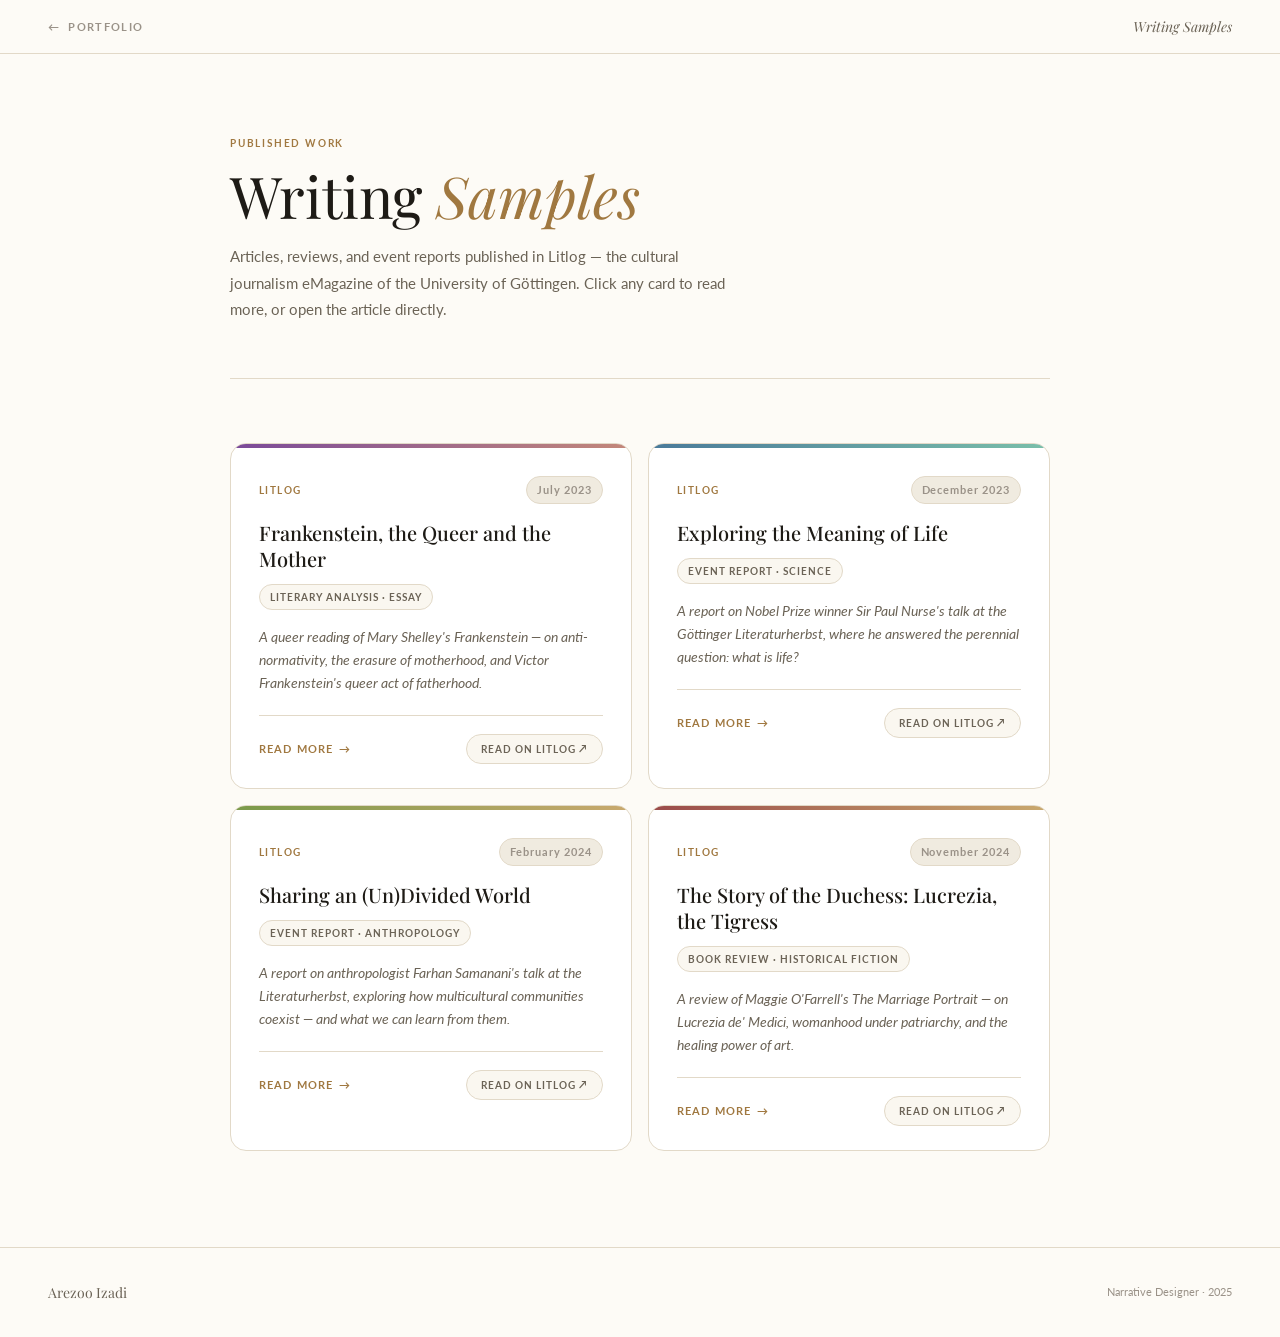
<file: writing.html>
<!DOCTYPE html>
<html lang="en">
<head>
<meta charset="UTF-8">
<meta name="viewport" content="width=device-width, initial-scale=1.0">
<title>Writing Samples — Arezoo Izadi</title>
<link href="https://fonts.googleapis.com/css2?family=Playfair+Display:ital,wght@0,400;0,500;0,700;1,400;1,500&family=Lato:wght@300;400;700&display=swap" rel="stylesheet">
<style>

  :root {
    --cream:      #FDFBF6;
    --warm-white: #FAF7F0;
    --parchment:  #F0EBE0;
    --border:     #E2D9C8;
    --gold:       #C9A96E;
    --gold-dark:  #A07840;
    --ink:        #1E1B16;
    --ink-mid:    #3D3830;
    --ink-light:  #6B6356;
    --ink-faint:  #9A9288;
  }

  *, *::before, *::after { box-sizing: border-box; margin: 0; padding: 0; }
  html { scroll-behavior: smooth; }

  body {
    font-family: 'Lato', sans-serif;
    background: var(--cream);
    color: var(--ink);
    line-height: 1.8;
  }

  /* ── Nav ── */
  nav {
    position: sticky;
    top: 0;
    z-index: 100;
    background: rgba(253,251,246,0.95);
    backdrop-filter: blur(10px);
    border-bottom: 1px solid var(--border);
    padding: 0 3rem;
    display: flex;
    align-items: center;
    justify-content: space-between;
    height: 54px;
  }
  .nav-back {
    font-size: 11px;
    font-weight: 700;
    letter-spacing: 0.12em;
    text-transform: uppercase;
    color: var(--ink-faint);
    text-decoration: none;
    display: flex;
    align-items: center;
    gap: 8px;
    transition: color 0.2s;
  }
  .nav-back:hover { color: var(--gold-dark); }
  .nav-back::before { content: '←'; }
  .nav-title {
    font-family: 'Playfair Display', serif;
    font-size: 14px;
    color: var(--ink-light);
    font-style: italic;
  }

  /* ── Page ── */
  .page { max-width: 900px; margin: 0 auto; padding: 0 2.5rem; }

  /* ── Hero ── */
  .page-hero {
    padding: 5rem 0 3.5rem;
    border-bottom: 1px solid var(--border);
    margin-bottom: 4rem;
  }
  .eyebrow {
    display: block;
    font-size: 10px;
    font-weight: 700;
    letter-spacing: 0.18em;
    text-transform: uppercase;
    color: var(--gold-dark);
    margin-bottom: 0.75rem;
  }
  h1 {
    font-family: 'Playfair Display', serif;
    font-size: clamp(2.4rem, 5vw, 3.6rem);
    font-weight: 400;
    line-height: 1.1;
    color: var(--ink);
    margin-bottom: 1rem;
  }
  h1 em { font-style: italic; color: var(--gold-dark); }
  .hero-sub {
    font-size: 15px;
    color: var(--ink-light);
    max-width: 520px;
    line-height: 1.75;
  }

  /* ── Writing grid ── */
  .writing-grid {
    display: grid;
    grid-template-columns: repeat(auto-fit, minmax(380px, 1fr));
    gap: 16px;
    margin-bottom: 6rem;
  }

  /* ── Writing card ── */
  .writing-card {
    background: #fff;
    border: 1px solid var(--border);
    border-radius: 16px;
    overflow: hidden;
    display: block;
    transition: transform 0.2s, box-shadow 0.2s;
    cursor: pointer;
  }
  .writing-card:hover {
    transform: translateY(-3px);
    box-shadow: 0 12px 40px rgba(30,27,22,0.09);
  }

  .writing-accent { height: 4px; width: 100%; }
  .accent-frankenstein { background: linear-gradient(90deg, #7A4A9A, #C4887A); }
  .accent-life        { background: linear-gradient(90deg, #4A7A9A, #7ABFAA); }
  .accent-world       { background: linear-gradient(90deg, #7A9A4A, #C9A96E); }
  .accent-duchess     { background: linear-gradient(90deg, #9A4A4A, #C9A96E); }

  .writing-body { padding: 1.75rem 1.75rem 1.5rem; }

  .writing-meta-row {
    display: flex;
    align-items: center;
    justify-content: space-between;
    margin-bottom: 1rem;
    gap: 1rem;
    flex-wrap: wrap;
  }
  .writing-publication {
    font-size: 10px;
    font-weight: 700;
    letter-spacing: 0.14em;
    text-transform: uppercase;
    color: var(--gold-dark);
  }
  .writing-date {
    font-size: 11px;
    font-weight: 700;
    letter-spacing: 0.08em;
    color: var(--ink-faint);
    background: var(--parchment);
    padding: 3px 10px;
    border-radius: 99px;
    border: 1px solid var(--border);
  }

  .writing-title {
    font-family: 'Playfair Display', serif;
    font-size: 1.25rem;
    font-weight: 500;
    color: var(--ink);
    line-height: 1.3;
    margin-bottom: 0.6rem;
  }

  .writing-genre-tag {
    display: inline-block;
    font-size: 10px;
    font-weight: 700;
    letter-spacing: 0.1em;
    text-transform: uppercase;
    color: var(--ink-light);
    padding: 3px 10px;
    border-radius: 99px;
    border: 1px solid var(--border);
    background: var(--warm-white);
    margin-bottom: 1rem;
  }

  .writing-excerpt {
    font-size: 13.5px;
    color: var(--ink-light);
    line-height: 1.7;
    margin-bottom: 1.25rem;
    font-style: italic;
  }

  .writing-cta {
    display: flex;
    align-items: center;
    justify-content: space-between;
    padding-top: 1.1rem;
    border-top: 1px solid var(--border);
  }
  .writing-view-link {
    font-size: 11px;
    font-weight: 700;
    letter-spacing: 0.1em;
    text-transform: uppercase;
    color: var(--gold-dark);
    display: flex;
    align-items: center;
    gap: 6px;
  }
  .writing-view-link::after { content: '→'; }
  .writing-ext-btn {
    font-size: 10px;
    font-weight: 700;
    letter-spacing: 0.1em;
    text-transform: uppercase;
    color: var(--ink-light);
    padding: 5px 14px;
    border: 1px solid var(--border);
    border-radius: 99px;
    text-decoration: none;
    background: var(--warm-white);
    transition: background 0.2s, color 0.2s;
  }
  .writing-ext-btn:hover {
    background: var(--ink);
    color: var(--cream);
    border-color: var(--ink);
  }

  /* ════════════════════════════════
     DETAIL OVERLAY
  ════════════════════════════════ */
  .overlay {
    display: none;
    position: fixed;
    inset: 0;
    z-index: 200;
    background: rgba(30,27,22,0.55);
    backdrop-filter: blur(6px);
    align-items: center;
    justify-content: center;
    padding: 1.5rem;
  }
  .overlay.open { display: flex; }

  .detail-panel {
    background: var(--cream);
    border-radius: 20px;
    max-width: 680px;
    width: 100%;
    max-height: 88vh;
    overflow-y: auto;
    box-shadow: 0 24px 80px rgba(30,27,22,0.2);
    position: relative;
  }

  .detail-accent { height: 5px; width: 100%; border-radius: 20px 20px 0 0; }

  .detail-body { padding: 2.5rem; }

  .detail-close {
    position: absolute;
    top: 1.25rem;
    right: 1.25rem;
    width: 36px;
    height: 36px;
    border-radius: 50%;
    border: 1px solid var(--border);
    background: var(--warm-white);
    font-size: 16px;
    cursor: pointer;
    display: flex;
    align-items: center;
    justify-content: center;
    color: var(--ink-light);
    transition: background 0.2s;
    z-index: 10;
  }
  .detail-close:hover { background: var(--parchment); }

  .detail-pub {
    font-size: 10px;
    font-weight: 700;
    letter-spacing: 0.16em;
    text-transform: uppercase;
    color: var(--gold-dark);
    margin-bottom: 0.5rem;
    display: block;
  }
  .detail-title {
    font-family: 'Playfair Display', serif;
    font-size: clamp(1.4rem, 3vw, 1.9rem);
    font-weight: 400;
    color: var(--ink);
    line-height: 1.2;
    margin-bottom: 0.5rem;
  }
  .detail-meta {
    display: flex;
    gap: 1rem;
    flex-wrap: wrap;
    margin-bottom: 1.75rem;
    padding-bottom: 1.75rem;
    border-bottom: 1px solid var(--border);
  }
  .detail-meta-item {
    font-size: 12px;
    color: var(--ink-faint);
    display: flex;
    align-items: center;
    gap: 5px;
  }
  .detail-meta-item::before {
    content: '';
    display: block;
    width: 4px;
    height: 4px;
    border-radius: 50%;
    background: var(--gold);
  }

  .detail-desc-label {
    font-size: 10px;
    font-weight: 700;
    letter-spacing: 0.14em;
    text-transform: uppercase;
    color: var(--gold-dark);
    margin-bottom: 0.75rem;
    display: block;
  }
  .detail-desc {
    font-size: 14.5px;
    color: var(--ink-mid);
    line-height: 1.85;
    margin-bottom: 2rem;
  }
  .detail-placeholder {
    background: var(--parchment);
    border: 1px dashed var(--border);
    border-radius: 10px;
    padding: 1.25rem 1.5rem;
    font-size: 13px;
    color: var(--ink-faint);
    font-style: italic;
    margin-bottom: 2rem;
  }

  /* Excerpt pull-quote */
  .detail-pullquote {
    border-left: 3px solid var(--gold);
    padding: 0.75rem 1.25rem;
    background: var(--warm-white);
    border-radius: 0 8px 8px 0;
    margin-bottom: 2rem;
    font-family: 'Playfair Display', serif;
    font-style: italic;
    font-size: 15px;
    color: var(--ink-mid);
    line-height: 1.7;
  }

  .detail-actions {
    display: flex;
    gap: 10px;
    flex-wrap: wrap;
  }
  .btn-primary {
    font-size: 12px;
    font-weight: 700;
    letter-spacing: 0.1em;
    text-transform: uppercase;
    color: var(--cream);
    background: var(--ink);
    padding: 12px 24px;
    border-radius: 99px;
    text-decoration: none;
    transition: background 0.2s;
    display: inline-flex;
    align-items: center;
    gap: 8px;
  }
  .btn-primary:hover { background: var(--gold-dark); }

  /* ── Footer ── */
  footer {
    border-top: 1px solid var(--border);
    padding: 2rem 3rem;
    display: flex;
    justify-content: space-between;
    align-items: center;
    flex-wrap: wrap;
    gap: 1rem;
  }
  .footer-name { font-family: 'Playfair Display', serif; font-size: 14px; color: var(--ink-light); }
  .footer-note { font-size: 11px; color: var(--ink-faint); }

  /* ── Mobile ── */
  @media (max-width: 600px) {
    nav { padding: 0 1rem; }
    .page { padding: 0 1.1rem; }
    .writing-grid { grid-template-columns: 1fr; }
    .page-hero { padding: 3rem 0 2.5rem; }
    h1 { font-size: 2.2rem; }
    .detail-body { padding: 1.5rem; }
    footer { padding: 1.5rem 1.1rem; }
  }

</style>
</head>
<body>

<!-- ── Nav ── -->
<nav>
  <a href="index.html" class="nav-back">Portfolio</a>
  <span class="nav-title">Writing Samples</span>
</nav>

<div class="page">

  <!-- Hero -->
  <div class="page-hero">
    <span class="eyebrow">Published work</span>
    <h1>Writing <em>Samples</em></h1>
    <p class="hero-sub">Articles, reviews, and event reports published in Litlog — the cultural journalism eMagazine of the University of Göttingen. Click any card to read more, or open the article directly.</p>
  </div>

  <!-- Grid -->
  <div class="writing-grid">

    <!-- 1 — Frankenstein -->
    <div class="writing-card" onclick="openDetail('frankenstein')">
      <div class="writing-accent accent-frankenstein"></div>
      <div class="writing-body">
        <div class="writing-meta-row">
          <span class="writing-publication">Litlog</span>
          <span class="writing-date">July 2023</span>
        </div>
        <p class="writing-title">Frankenstein, the Queer and the Mother</p>
        <span class="writing-genre-tag">Literary Analysis · Essay</span>
        <p class="writing-excerpt">A queer reading of Mary Shelley's Frankenstein — on anti-normativity, the erasure of motherhood, and Victor Frankenstein's queer act of fatherhood.</p>
        <div class="writing-cta">
          <span class="writing-view-link">Read more</span>
          <a href="https://www.litlog.de/frankenstein-the-queer-and-the-mother/" target="_blank" class="writing-ext-btn" onclick="event.stopPropagation()">Read on Litlog ↗</a>
        </div>
      </div>
    </div>

    <!-- 2 — Meaning of Life -->
    <div class="writing-card" onclick="openDetail('life')">
      <div class="writing-accent accent-life"></div>
      <div class="writing-body">
        <div class="writing-meta-row">
          <span class="writing-publication">Litlog</span>
          <span class="writing-date">December 2023</span>
        </div>
        <p class="writing-title">Exploring the Meaning of Life</p>
        <span class="writing-genre-tag">Event Report · Science</span>
        <p class="writing-excerpt">A report on Nobel Prize winner Sir Paul Nurse's talk at the Göttinger Literaturherbst, where he answered the perennial question: what is life?</p>
        <div class="writing-cta">
          <span class="writing-view-link">Read more</span>
          <a href="https://www.litlog.de/exploring-the-meaning-of-life/" target="_blank" class="writing-ext-btn" onclick="event.stopPropagation()">Read on Litlog ↗</a>
        </div>
      </div>
    </div>

    <!-- 3 — Sharing an Undivided World -->
    <div class="writing-card" onclick="openDetail('world')">
      <div class="writing-accent accent-world"></div>
      <div class="writing-body">
        <div class="writing-meta-row">
          <span class="writing-publication">Litlog</span>
          <span class="writing-date">February 2024</span>
        </div>
        <p class="writing-title">Sharing an (Un)Divided World</p>
        <span class="writing-genre-tag">Event Report · Anthropology</span>
        <p class="writing-excerpt">A report on anthropologist Farhan Samanani's talk at the Literaturherbst, exploring how multicultural communities coexist — and what we can learn from them.</p>
        <div class="writing-cta">
          <span class="writing-view-link">Read more</span>
          <a href="https://www.litlog.de/sharing-an-undivided-world/" target="_blank" class="writing-ext-btn" onclick="event.stopPropagation()">Read on Litlog ↗</a>
        </div>
      </div>
    </div>

    <!-- 4 — The Duchess -->
    <div class="writing-card" onclick="openDetail('duchess')">
      <div class="writing-accent accent-duchess"></div>
      <div class="writing-body">
        <div class="writing-meta-row">
          <span class="writing-publication">Litlog</span>
          <span class="writing-date">November 2024</span>
        </div>
        <p class="writing-title">The Story of the Duchess: Lucrezia, the Tigress</p>
        <span class="writing-genre-tag">Book Review · Historical Fiction</span>
        <p class="writing-excerpt">A review of Maggie O'Farrell's The Marriage Portrait — on Lucrezia de' Medici, womanhood under patriarchy, and the healing power of art.</p>
        <div class="writing-cta">
          <span class="writing-view-link">Read more</span>
          <a href="https://www.litlog.de/the-story-of-the-duchess-lucrezia-the-tigress/" target="_blank" class="writing-ext-btn" onclick="event.stopPropagation()">Read on Litlog ↗</a>
        </div>
      </div>
    </div>

  </div>
</div><!-- /page -->


<!-- ════════════════════════════════
     DETAIL OVERLAYS
════════════════════════════════ -->

<!-- Frankenstein -->
<div class="overlay" id="detail-frankenstein" onclick="closeOnBg(event, 'frankenstein')">
  <div class="detail-panel">
    <div class="detail-accent accent-frankenstein"></div>
    <button class="detail-close" onclick="closeDetail('frankenstein')">✕</button>
    <div class="detail-body">
      <span class="detail-pub">Litlog · Literary Analysis</span>
      <h2 class="detail-title">Frankenstein, the Queer and the Mother</h2>
      <div class="detail-meta">
        <span class="detail-meta-item">Essay</span>
        <span class="detail-meta-item">July 2023</span>
        <span class="detail-meta-item">Solo byline</span>
        <span class="detail-meta-item">11 min read</span>
      </div>
      <div class="detail-pullquote">
        "Frankenstein already resists future-oriented politics when he eradicates motherhood; however, what makes the case of the female monster more distinct is the fact that Frankenstein eliminates any possibility of a reproductive future for the creature and by extension, for himself."
      </div>
      <span class="detail-desc-label">About this piece</span>
      <div class="detail-placeholder">
        ✏️ Your description will go here — what drew you to this topic, your angle, what you were trying to argue. Share your notes whenever you're ready and I'll polish them.
      </div>
      <div class="detail-actions">
        <a href="https://www.litlog.de/frankenstein-the-queer-and-the-mother/" target="_blank" class="btn-primary">↗ Read on Litlog</a>
      </div>
    </div>
  </div>
</div>

<!-- Exploring the Meaning of Life -->
<div class="overlay" id="detail-life" onclick="closeOnBg(event, 'life')">
  <div class="detail-panel">
    <div class="detail-accent accent-life"></div>
    <button class="detail-close" onclick="closeDetail('life')">✕</button>
    <div class="detail-body">
      <span class="detail-pub">Litlog · Event Report</span>
      <h2 class="detail-title">Exploring the Meaning of Life</h2>
      <div class="detail-meta">
        <span class="detail-meta-item">Science reporting</span>
        <span class="detail-meta-item">December 2023</span>
        <span class="detail-meta-item">Co-written with Jaeeun Kim</span>
        <span class="detail-meta-item">4 min read</span>
      </div>
      <div class="detail-pullquote">
        "It is not every day that you have the opportunity to sit in front of a Nobel Prize winner and listen to his answer to the perennial question of 'What is life?'"
      </div>
      <span class="detail-desc-label">About this piece</span>
      <div class="detail-placeholder">
        ✏️ Your description will go here — what the event was like, what stood out to you, what made this piece interesting to write. Share your notes whenever you're ready and I'll polish them.
      </div>
      <div class="detail-actions">
        <a href="https://www.litlog.de/exploring-the-meaning-of-life/" target="_blank" class="btn-primary">↗ Read on Litlog</a>
      </div>
    </div>
  </div>
</div>

<!-- Sharing an Undivided World -->
<div class="overlay" id="detail-world" onclick="closeOnBg(event, 'world')">
  <div class="detail-panel">
    <div class="detail-accent accent-world"></div>
    <button class="detail-close" onclick="closeDetail('world')">✕</button>
    <div class="detail-body">
      <span class="detail-pub">Litlog · Event Report</span>
      <h2 class="detail-title">Sharing an (Un)Divided World</h2>
      <div class="detail-meta">
        <span class="detail-meta-item">Anthropology &amp; culture</span>
        <span class="detail-meta-item">February 2024</span>
        <span class="detail-meta-item">Co-written with Jaeeun Kim</span>
        <span class="detail-meta-item">5 min read</span>
      </div>
      <div class="detail-pullquote">
        "Instead of considering difference as a source of conflict, Samanani shows examples of places where difference does not cause conflict but becomes a chance to understand diversity."
      </div>
      <span class="detail-desc-label">About this piece</span>
      <div class="detail-placeholder">
        ✏️ Your description will go here — what drew you to this talk, what you took from it, what made it worth writing about. Share your notes whenever you're ready and I'll polish them.
      </div>
      <div class="detail-actions">
        <a href="https://www.litlog.de/sharing-an-undivided-world/" target="_blank" class="btn-primary">↗ Read on Litlog</a>
      </div>
    </div>
  </div>
</div>

<!-- The Duchess -->
<div class="overlay" id="detail-duchess" onclick="closeOnBg(event, 'duchess')">
  <div class="detail-panel">
    <div class="detail-accent accent-duchess"></div>
    <button class="detail-close" onclick="closeDetail('duchess')">✕</button>
    <div class="detail-body">
      <span class="detail-pub">Litlog · Book Review</span>
      <h2 class="detail-title">The Story of the Duchess: Lucrezia, the Tigress</h2>
      <div class="detail-meta">
        <span class="detail-meta-item">Historical fiction</span>
        <span class="detail-meta-item">November 2024</span>
        <span class="detail-meta-item">Solo byline</span>
        <span class="detail-meta-item">5 min read</span>
      </div>
      <div class="detail-pullquote">
        "One can feel empowered by Lucrezia's character as she fights for her art, her heart, and at times, for her life."
      </div>
      <span class="detail-desc-label">About this piece</span>
      <div class="detail-placeholder">
        ✏️ Your description will go here — why this book, what you wanted to highlight, what your critical angle was. Share your notes whenever you're ready and I'll polish them.
      </div>
      <div class="detail-actions">
        <a href="https://www.litlog.de/the-story-of-the-duchess-lucrezia-the-tigress/" target="_blank" class="btn-primary">↗ Read on Litlog</a>
      </div>
    </div>
  </div>
</div>


<footer>
  <span class="footer-name">Arezoo Izadi</span>
  <span class="footer-note">Narrative Designer · 2025</span>
</footer>

<script>
  function openDetail(id) {
    document.getElementById('detail-' + id).classList.add('open');
    document.body.style.overflow = 'hidden';
  }
  function closeDetail(id) {
    document.getElementById('detail-' + id).classList.remove('open');
    document.body.style.overflow = '';
  }
  function closeOnBg(event, id) {
    if (event.target === event.currentTarget) closeDetail(id);
  }
  document.addEventListener('keydown', e => {
    if (e.key === 'Escape') {
      document.querySelectorAll('.overlay.open').forEach(el => {
        el.classList.remove('open');
        document.body.style.overflow = '';
      });
    }
  });
</script>

</body>
</html>
</file>
